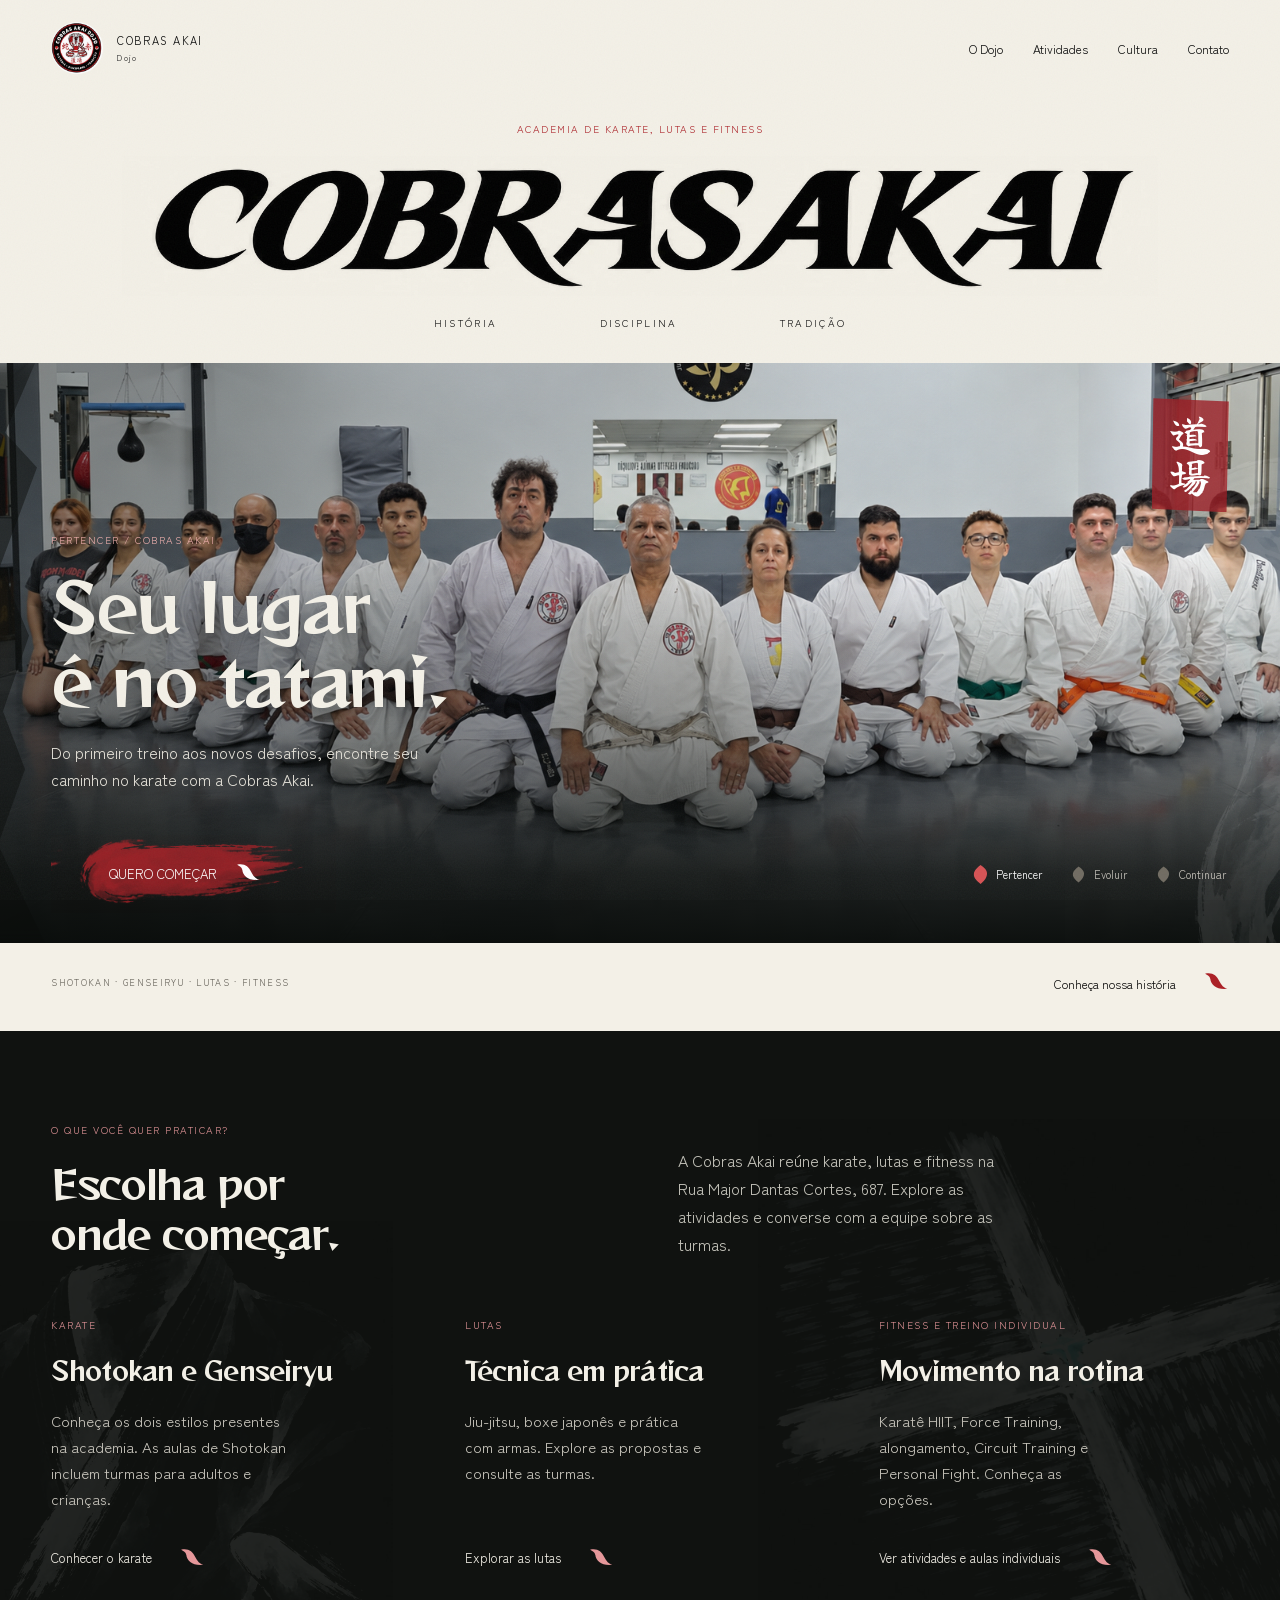
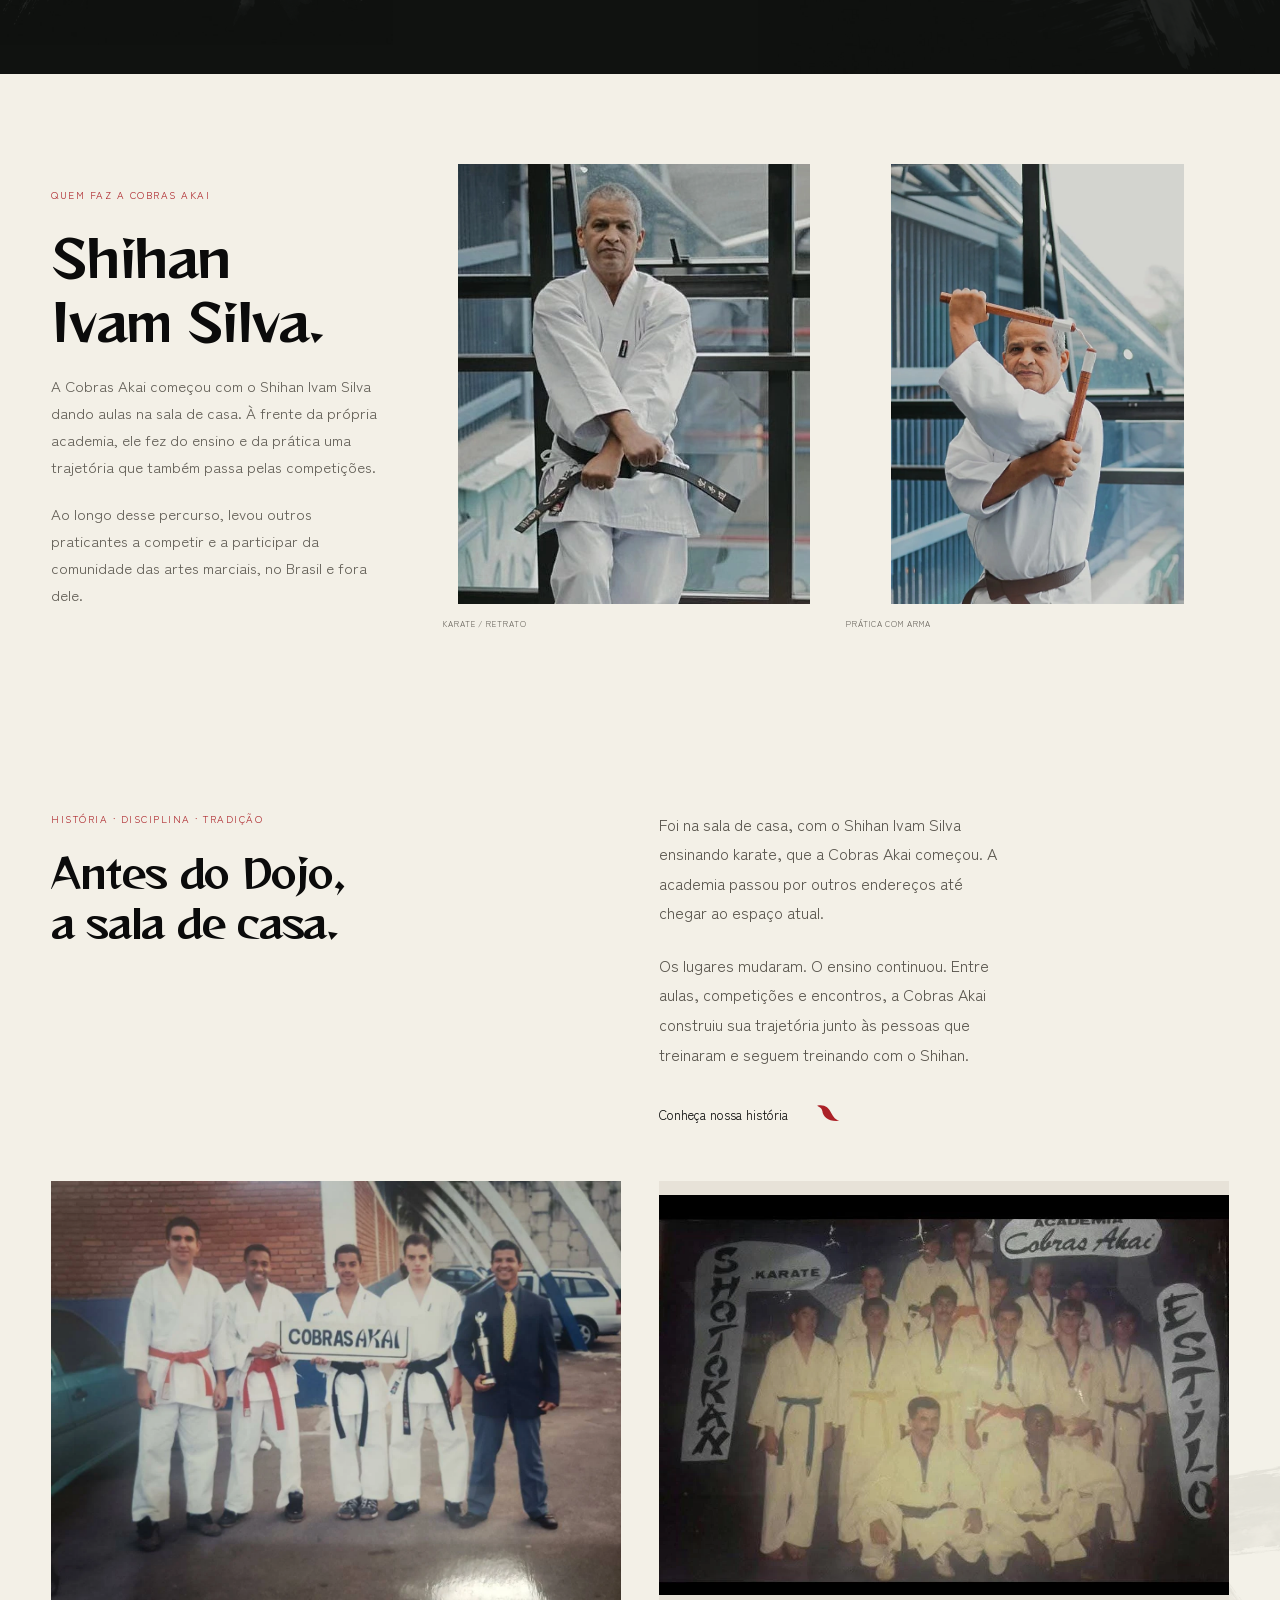
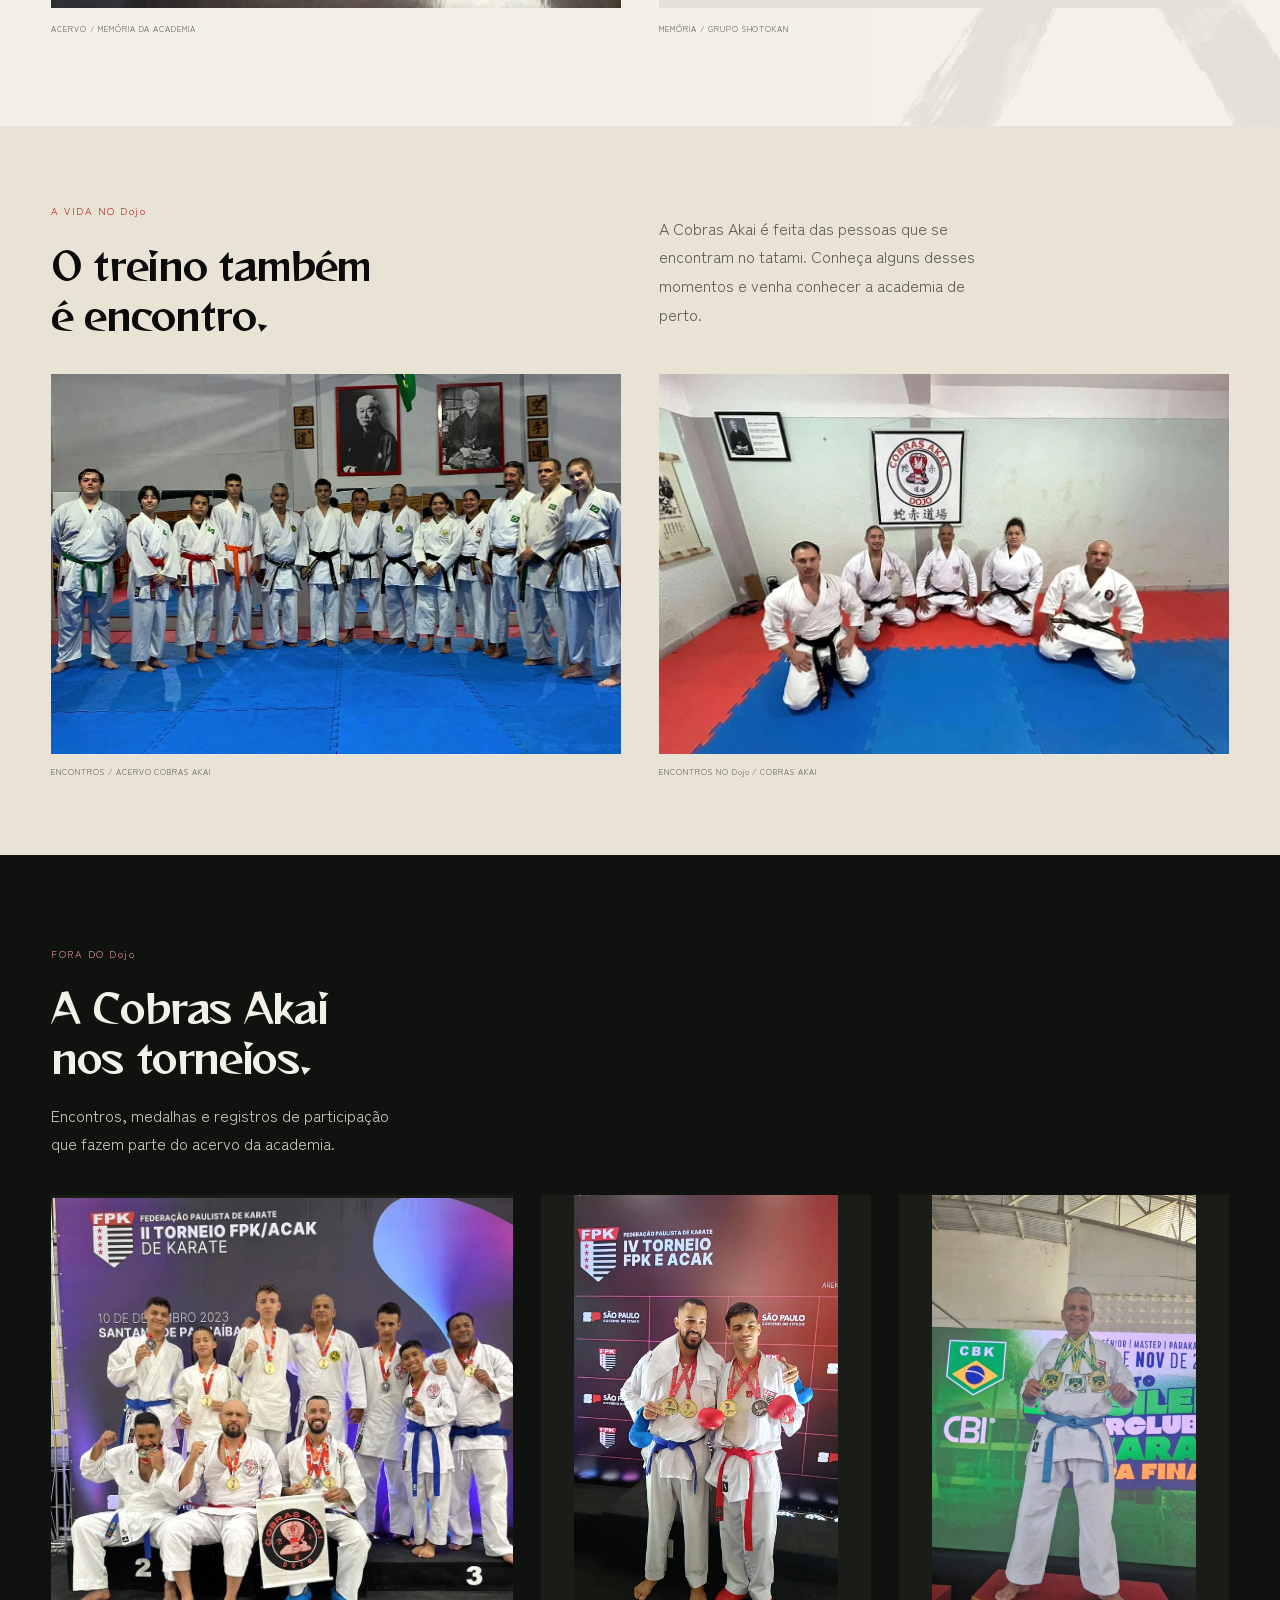
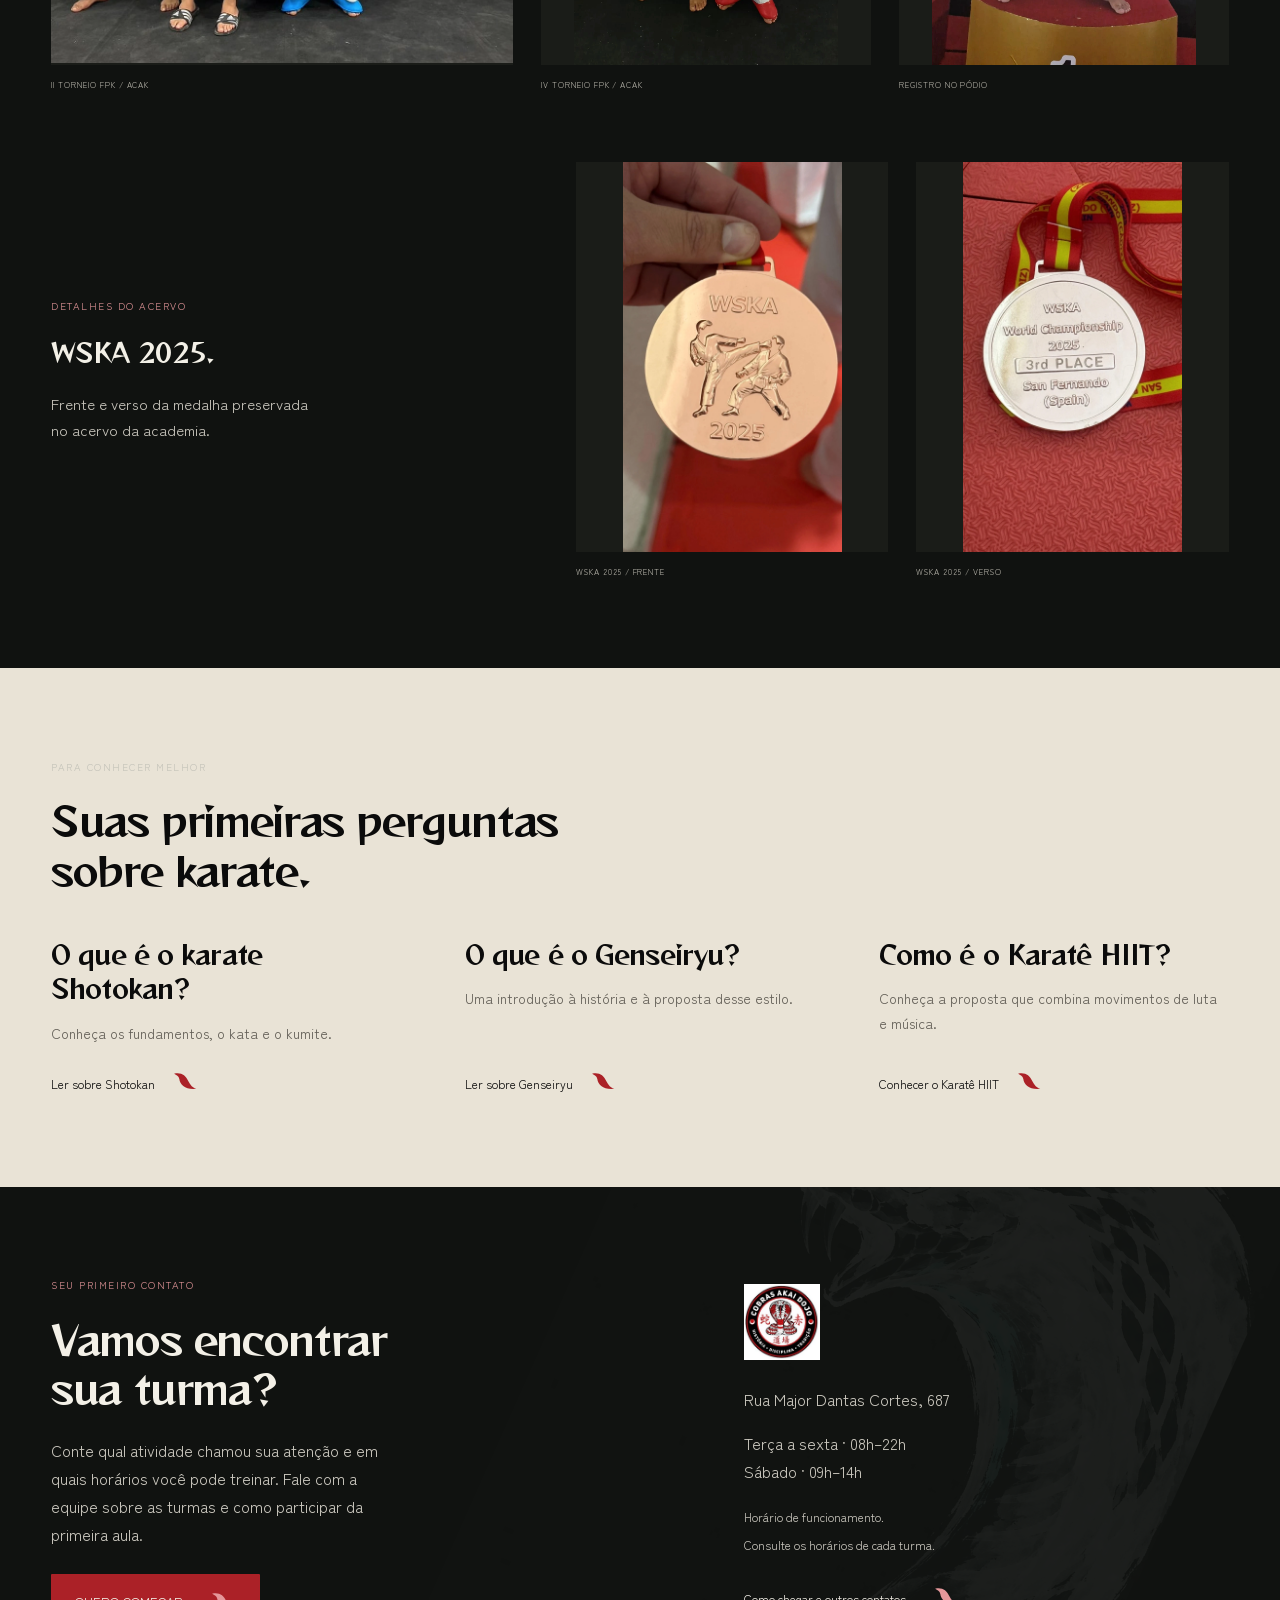
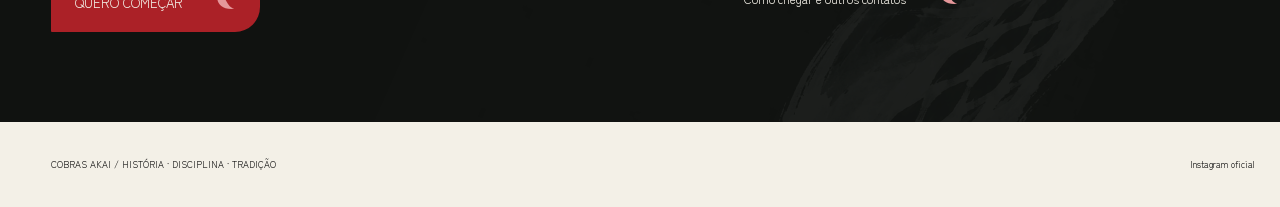
<file: index.html>
<!doctype html><html lang="pt-BR"><head><meta charset="utf-8"><link rel="icon" type="image/png" sizes="64x64" href="assets/favicon-round.png"><link rel="icon" type="image/svg+xml" href="assets/favicon-round.svg"><link rel="apple-touch-icon" href="assets/apple-touch-icon-round.png"><meta name="viewport" content="width=device-width,initial-scale=1"><meta name="robots" content="noindex,nofollow"><title>Cobras Akai | Academia de Karate, Lutas e Fitness</title><link rel="stylesheet" href="versoes/versoes.css"><link rel="stylesheet" href="versoes/pergaminho.css?v=mobile-20261006"></head><body class="pergaminho"><a class="skip" href="#conteudo">Pular para o conteúdo</a><header class="content masthead"><a class="brand" href="index.html"><img src="assets/emblema.png" width="52" height="52" alt="Cobras Akai"><span>COBRAS AKAI<small>Dojo</small></span></a><nav aria-label="Principal"><a href="#historia">O Dojo</a><a href="atividades.html">Atividades</a><a href="blog.html">Cultura</a><a href="contato.html">Contato</a></nav></header><main id="conteudo"><section class="p-opening"><div class="p-opening-title"><p class="tag">ACADEMIA DE KARATE, LUTAS E FITNESS</p><h1 class="signature"><img src="assets/ink/marca-estilizada.webp" alt="Cobras Akai"></h1><div class="p-brand-values"><span>HISTÓRIA</span><span>DISCIPLINA</span><span>TRADIÇÃO</span></div></div><section class="hero-reel" aria-label="Conheça a Cobras Akai" aria-roledescription="carrossel" tabindex="0">
<div class="reel-slides"><article class="reel-slide  reel-recent is-active" role="group" aria-roledescription="slide" aria-label="PERTENCER" ><img class="reel-photo" src="assets/fotos/tratadas/banner-dojo-escolhido.png" alt="Praticantes reunidos no tatami da Cobras Akai" fetchpriority="high"><div class="reel-shade"></div><div class="reel-copy"><p class="tag">PERTENCER / COBRAS AKAI</p><h2>Seu lugar<br>é no tatami.</h2><p>Do primeiro treino aos novos desafios, encontre seu caminho no karate com a Cobras Akai.</p></div></article><article class="reel-slide reel-training reel-recent " role="group" aria-roledescription="slide" aria-label="EVOLUIR" inert aria-hidden="true"><img class="reel-photo" src="assets/fotos/tratadas/banner-karate-reconstruido-v2.png" alt="Turma de karate em posição de treino" loading="lazy"><div class="reel-shade"></div><div class="reel-copy"><p class="tag">EVOLUIR / COBRAS AKAI</p><h2>Treine com<br>propósito.</h2><p>Karate, lutas e fitness para desafiar seu corpo, desenvolver sua técnica e fazer do treino parte da sua vida.</p></div></article><article class="reel-slide  reel-archive " role="group" aria-roledescription="slide" aria-label="CONTINUAR" inert aria-hidden="true"><img class="reel-photo" src="assets/fotos/acervo-placa-cobras-akai.webp" alt="Registro do acervo com a placa Cobras Akai" loading="lazy"><div class="reel-shade"></div><div class="reel-copy"><p class="tag">CONTINUAR / COBRAS AKAI</p><h2>Conheça quem<br>faz o Dojo.</h2><p>Dos registros antigos aos encontros de hoje, conheça as pessoas e os momentos da Cobras Akai.</p></div></article></div>
<div class="reel-edge reel-edge-left" aria-hidden="true"></div><img class="reel-serpent" src="assets/ink/serpente-fragmento-v07.webp" alt="" aria-hidden="true"><span class="reel-seal" lang="ja" aria-hidden="true">道場</span>
<div class="reel-bottom"><div class="p-banner-invite"><div class="p-invite"><span class="p-brush" aria-hidden="true"></span><a class="action p-brush-link" href="https://wa.me/5511998178561?text=Ol%C3%A1!%20Quero%20come%C3%A7ar%20na%20Cobras%20Akai.%20Gostaria%20de%20saber%20sobre%20as%20atividades%2C%20os%20hor%C3%A1rios%20e%20como%20funciona%20a%20primeira%20aula."><span>QUERO COMEÇAR</span><svg viewBox="0 0 48 48" aria-hidden="true"><path fill="currentColor" d="M7 8C19 5 27 11 31 20C35 28 39 32 45 34C27 36 17 27 16 17C15 12 11 10 7 8Z"/></svg></a></div></div><div class="reel-controls" aria-label="Controles dos banners"><div class="reel-choices"><button type="button" data-slide="0" aria-label="Mostrar banner Pertencer" aria-pressed="true"><svg viewBox="0 0 32 38" aria-hidden="true"><path d="M16 2C25 8 30 14 27 22C25 28 20 33 16 36C10 31 4 26 4 19C4 12 10 7 16 2Z" fill="currentColor"/></svg><span>Pertencer</span></button><button type="button" data-slide="1" aria-label="Mostrar banner Evoluir" aria-pressed="false"><svg viewBox="0 0 32 38" aria-hidden="true"><path d="M16 2C25 8 30 14 27 22C25 28 20 33 16 36C10 31 4 26 4 19C4 12 10 7 16 2Z" fill="currentColor"/></svg><span>Evoluir</span></button><button type="button" data-slide="2" aria-label="Mostrar banner Continuar" aria-pressed="false"><svg viewBox="0 0 32 38" aria-hidden="true"><path d="M16 2C25 8 30 14 27 22C25 28 20 33 16 36C10 31 4 26 4 19C4 12 10 7 16 2Z" fill="currentColor"/></svg><span>Continuar</span></button></div></div></div></section><div class="p-opening-foot"><span>SHOTOKAN · GENSEIRYU · LUTAS · FITNESS</span><a class="action " href="#historia"><span>Conheça nossa história</span><svg viewBox="0 0 48 48" aria-hidden="true"><path fill="currentColor" d="M7 8C19 5 27 11 31 20C35 28 39 32 45 34C27 36 17 27 16 17C15 12 11 10 7 8Z"/></svg></a></div></section>
<section class="p-dark p-practices"><div class="p-section-head p-grid"><div><p class="tag">O QUE VOCÊ QUER PRATICAR?</p><h2>Escolha por<br>onde começar.</h2></div><p>A Cobras Akai reúne karate, lutas e fitness na Rua Major Dantas Cortes, 687. Explore as atividades e converse com a equipe sobre as turmas.</p></div><div class="p-practice-content"><img class="ink-art p-gi" src="assets/ink/karategi-nanquim-v02.webp" alt="" aria-hidden="true" loading="lazy"><img class="ink-art p-tatami" src="assets/ink/tatami-nanquim-v02.webp" alt="" aria-hidden="true" loading="lazy"><div class="activities"><article><p class="tag">KARATE</p><h3>Shotokan e Genseiryu</h3><p>Conheça os dois estilos presentes na academia. As aulas de Shotokan incluem turmas para adultos e crianças.</p><a class="action " href="karate.html"><span>Conhecer o karate</span><svg viewBox="0 0 48 48" aria-hidden="true"><path fill="currentColor" d="M7 8C19 5 27 11 31 20C35 28 39 32 45 34C27 36 17 27 16 17C15 12 11 10 7 8Z"/></svg></a></article><article><p class="tag">LUTAS</p><h3>Técnica em prática</h3><p>Jiu-jitsu, boxe japonês e prática com armas. Explore as propostas e consulte as turmas.</p><a class="action " href="atividades.html#boxe"><span>Explorar as lutas</span><svg viewBox="0 0 48 48" aria-hidden="true"><path fill="currentColor" d="M7 8C19 5 27 11 31 20C35 28 39 32 45 34C27 36 17 27 16 17C15 12 11 10 7 8Z"/></svg></a></article><article><p class="tag">FITNESS E TREINO INDIVIDUAL</p><h3>Movimento na rotina</h3><p>Karatê HIIT, Force Training, alongamento, Circuit Training e Personal Fight. Conheça as opções.</p><a class="action " href="atividades.html#hiit"><span>Ver atividades e aulas individuais</span><svg viewBox="0 0 48 48" aria-hidden="true"><path fill="currentColor" d="M7 8C19 5 27 11 31 20C35 28 39 32 45 34C27 36 17 27 16 17C15 12 11 10 7 8Z"/></svg></a></article></div></div></section>
<section class="p-photo-section p-shihan" id="shihan"><div class="p-photo-heading"><p class="tag">QUEM FAZ A COBRAS AKAI</p><h2>Shihan<br>Ivam Silva.</h2><p>A Cobras Akai começou com o Shihan Ivam Silva dando aulas na sala de casa. À frente da própria academia, ele fez do ensino e da prática uma trajetória que também passa pelas competições.</p><p>Ao longo desse percurso, levou outros praticantes a competir e a participar da comunidade das artes marciais, no Brasil e fora dele.</p></div><div class="p-photo-gallery p-portraits"><figure><a href="assets/fotos/tratadas/retrato-karate.webp" class="archive-enlarge" data-caption="Praticante de karategi branco segurando a faixa preta" aria-label="Ampliar: Praticante de karategi branco segurando a faixa preta"><img src="assets/fotos/tratadas/retrato-karate.webp" alt="Praticante de karategi branco segurando a faixa preta" loading="lazy" decoding="async"></a><figcaption>KARATE / RETRATO</figcaption></figure><figure><a href="assets/fotos/tratadas/pratica-arma.webp" class="archive-enlarge" data-caption="Praticante segurando uma arma articulada de madeira" aria-label="Ampliar: Praticante segurando uma arma articulada de madeira"><img src="assets/fotos/tratadas/pratica-arma.webp" alt="Praticante segurando uma arma articulada de madeira" loading="lazy" decoding="async"></a><figcaption>PRÁTICA COM ARMA</figcaption></figure></div></section>
<section class="p-history" id="historia"><div class="p-history-intro"><div><p class="tag">HISTÓRIA · DISCIPLINA · TRADIÇÃO</p><h2>Antes do Dojo,<br>a sala de casa.</h2></div><div class="p-history-copy"><p>Foi na sala de casa, com o Shihan Ivam Silva ensinando karate, que a Cobras Akai começou. A academia passou por outros endereços até chegar ao espaço atual.</p><p>Os lugares mudaram. O ensino continuou. Entre aulas, competições e encontros, a Cobras Akai construiu sua trajetória junto às pessoas que treinaram e seguem treinando com o Shihan.</p><a class="action " href="dojo.html#historia"><span>Conheça nossa história</span><svg viewBox="0 0 48 48" aria-hidden="true"><path fill="currentColor" d="M7 8C19 5 27 11 31 20C35 28 39 32 45 34C27 36 17 27 16 17C15 12 11 10 7 8Z"/></svg></a></div></div><div class="p-photo-gallery p-history-album"><figure><a href="assets/fotos/acervo-placa-cobras-akai.webp" class="archive-enlarge" data-caption="Fotografia antiga de grupo com placa Cobras Akai" aria-label="Ampliar: Fotografia antiga de grupo com placa Cobras Akai"><img src="assets/fotos/acervo-placa-cobras-akai.webp" alt="Fotografia antiga de grupo com placa Cobras Akai" loading="lazy" decoding="async"></a><figcaption>ACERVO / MEMÓRIA DA ACADEMIA</figcaption></figure><figure><a href="assets/fotos/acervo-grupo-shotokan.webp" class="archive-enlarge" data-caption="Fotografia antiga de grupo com medalhas e identificação Academia Cobras Akai" aria-label="Ampliar: Fotografia antiga de grupo com medalhas e identificação Academia Cobras Akai"><img src="assets/fotos/acervo-grupo-shotokan.webp" alt="Fotografia antiga de grupo com medalhas e identificação Academia Cobras Akai" loading="lazy" decoding="async"></a><figcaption>MEMÓRIA / GRUPO SHOTOKAN</figcaption></figure></div><img class="ink-art p-belt" src="assets/ink/faixa-nanquim-v02.webp" alt="" aria-hidden="true" loading="lazy"></section>
<section class="p-photo-section p-together" id="vida-no-dojo"><div class="p-together-intro"><div><p class="tag">A VIDA NO Dojo</p><h2>O treino também<br>é encontro.</h2></div><p>A Cobras Akai é feita das pessoas que se encontram no tatami. Conheça alguns desses momentos e venha conhecer a academia de perto.</p></div><div class="p-photo-gallery p-dojo-pair"><figure><a href="assets/fotos/tratadas/grupo-tatami.webp" class="archive-enlarge" data-caption="Turma reunida em pé no tatami azul" aria-label="Ampliar: Turma reunida em pé no tatami azul"><img src="assets/fotos/tratadas/grupo-tatami.webp" alt="Turma reunida em pé no tatami azul" loading="lazy" decoding="async"></a><figcaption>ENCONTROS / ACERVO COBRAS AKAI</figcaption></figure><figure><a href="assets/fotos/tratadas/encontro-faixas.webp" class="archive-enlarge" data-caption="Grupo de praticantes no Dojo Cobras Akai" aria-label="Ampliar: Grupo de praticantes no Dojo Cobras Akai"><img src="assets/fotos/tratadas/encontro-faixas.webp" alt="Grupo de praticantes no Dojo Cobras Akai" loading="lazy" decoding="async"></a><figcaption>ENCONTROS NO Dojo / COBRAS AKAI</figcaption></figure></div></section>
<section class="p-dark p-photo-section"><div class="p-photo-heading"><p class="tag">FORA DO Dojo</p><h2>A Cobras Akai<br>nos torneios.</h2><p>Encontros, medalhas e registros de participação que fazem parte do acervo da academia.</p></div><div class="p-photo-gallery p-competitions"><figure><a href="assets/fotos/tratadas/registro-torneio.webp" class="archive-enlarge" data-caption="Grupo com medalhas e bandeira Cobras Akai no II Torneio FPK e ACAK" aria-label="Ampliar: Grupo com medalhas e bandeira Cobras Akai no II Torneio FPK e ACAK"><img src="assets/fotos/tratadas/registro-torneio.webp" alt="Grupo com medalhas e bandeira Cobras Akai no II Torneio FPK e ACAK" loading="lazy" decoding="async"></a><figcaption>II TORNEIO FPK / ACAK</figcaption></figure><figure><a href="assets/fotos/tratadas/dupla-torneio.webp" class="archive-enlarge" data-caption="Dois praticantes com medalhas no IV Torneio FPK e ACAK" aria-label="Ampliar: Dois praticantes com medalhas no IV Torneio FPK e ACAK"><img src="assets/fotos/tratadas/dupla-torneio.webp" alt="Dois praticantes com medalhas no IV Torneio FPK e ACAK" loading="lazy" decoding="async"></a><figcaption>IV TORNEIO FPK / ACAK</figcaption></figure><figure><a href="assets/fotos/tratadas/registro-podio.webp" class="archive-enlarge" data-caption="Praticante com medalhas em um pódio diante do painel CBK" aria-label="Ampliar: Praticante com medalhas em um pódio diante do painel CBK"><img src="assets/fotos/tratadas/registro-podio.webp" alt="Praticante com medalhas em um pódio diante do painel CBK" loading="lazy" decoding="async"></a><figcaption>REGISTRO NO PÓDIO</figcaption></figure></div><div class="p-medal-story"><div><p class="tag">DETALHES DO ACERVO</p><h3>WSKA 2025.</h3><p>Frente e verso da medalha preservada no acervo da academia.</p></div><div class="p-photo-gallery p-medals"><figure><a href="assets/fotos/tratadas/medalha-frente.webp" class="archive-enlarge" data-caption="Frente de medalha com inscrição WSKA 2025" aria-label="Ampliar: Frente de medalha com inscrição WSKA 2025"><img src="assets/fotos/tratadas/medalha-frente.webp" alt="Frente de medalha com inscrição WSKA 2025" loading="lazy" decoding="async"></a><figcaption>WSKA 2025 / FRENTE</figcaption></figure><figure><a href="assets/fotos/tratadas/medalha-verso.webp" class="archive-enlarge" data-caption="Verso de medalha com inscrição WSKA World Championship 2025, 3rd Place, San Fernando, Spain" aria-label="Ampliar: Verso de medalha com inscrição WSKA World Championship 2025, 3rd Place, San Fernando, Spain"><img src="assets/fotos/tratadas/medalha-verso.webp" alt="Verso de medalha com inscrição WSKA World Championship 2025, 3rd Place, San Fernando, Spain" loading="lazy" decoding="async"></a><figcaption>WSKA 2025 / VERSO</figcaption></figure></div></div></section>
<section class="p-journal"><div class="p-section-head"><p class="tag">PARA CONHECER MELHOR</p><h2>Suas primeiras perguntas<br>sobre karate.</h2></div><div class="readings"><a href="artigo-shotokan.html"><h3>O que é o karate Shotokan?</h3><p>Conheça os fundamentos, o kata e o kumite.</p><span>Ler sobre Shotokan <svg viewBox="0 0 48 48" aria-hidden="true"><path fill="currentColor" d="M7 8C19 5 27 11 31 20C35 28 39 32 45 34C27 36 17 27 16 17C15 12 11 10 7 8Z"/></svg></span></a><a href="artigo-genseiryu.html"><h3>O que é o Genseiryu?</h3><p>Uma introdução à história e à proposta desse estilo.</p><span>Ler sobre Genseiryu <svg viewBox="0 0 48 48" aria-hidden="true"><path fill="currentColor" d="M7 8C19 5 27 11 31 20C35 28 39 32 45 34C27 36 17 27 16 17C15 12 11 10 7 8Z"/></svg></span></a><a href="artigo-karate-hiit.html"><h3>Como é o Karatê HIIT?</h3><p>Conheça a proposta que combina movimentos de luta e música.</p><span>Conhecer o Karatê HIIT <svg viewBox="0 0 48 48" aria-hidden="true"><path fill="currentColor" d="M7 8C19 5 27 11 31 20C35 28 39 32 45 34C27 36 17 27 16 17C15 12 11 10 7 8Z"/></svg></span></a></div></section>
<section class="p-dark p-visit p-grid"><img class="ink-art p-visit-scales" src="assets/ink/serpente-fragmento-v07.webp" alt="" aria-hidden="true" loading="lazy"><div><p class="tag">SEU PRIMEIRO CONTATO</p><h2>Vamos encontrar<br>sua turma?</h2><p>Conte qual atividade chamou sua atenção e em quais horários você pode treinar. Fale com a equipe sobre as turmas e como participar da primeira aula.</p><a class="action strong" href="https://wa.me/5511998178561?text=Ol%C3%A1!%20Quero%20come%C3%A7ar%20na%20Cobras%20Akai.%20Gostaria%20de%20saber%20sobre%20as%20atividades%2C%20os%20hor%C3%A1rios%20e%20como%20funciona%20a%20primeira%20aula."><span>QUERO COMEÇAR</span><svg viewBox="0 0 48 48" aria-hidden="true"><path fill="currentColor" d="M7 8C19 5 27 11 31 20C35 28 39 32 45 34C27 36 17 27 16 17C15 12 11 10 7 8Z"/></svg></a></div><div class="p-address"><img src="assets/emblema.png" alt="Cobras Akai" width="76" height="76"><p>Rua Major Dantas Cortes, 687</p><p>Terça a sexta · 08h–22h<br>Sábado · 09h–14h</p><small>Horário de funcionamento.<br>Consulte os horários de cada turma.</small><a class="action " href="contato.html"><span>Como chegar e outros contatos</span><svg viewBox="0 0 48 48" aria-hidden="true"><path fill="currentColor" d="M7 8C19 5 27 11 31 20C35 28 39 32 45 34C27 36 17 27 16 17C15 12 11 10 7 8Z"/></svg></a></div></section><dialog class="p-lightbox" aria-label="Fotografia ampliada"><button type="button" class="p-photo-close">Fechar fotografia</button><img alt=""><p></p></dialog></main><footer class="content"><span>COBRAS AKAI / HISTÓRIA · DISCIPLINA · TRADIÇÃO</span><a href="https://www.instagram.com/cobrasakaioficial/">Instagram oficial</a></footer><script src="versoes/pergaminho.js" defer></script></body></html>
</file>
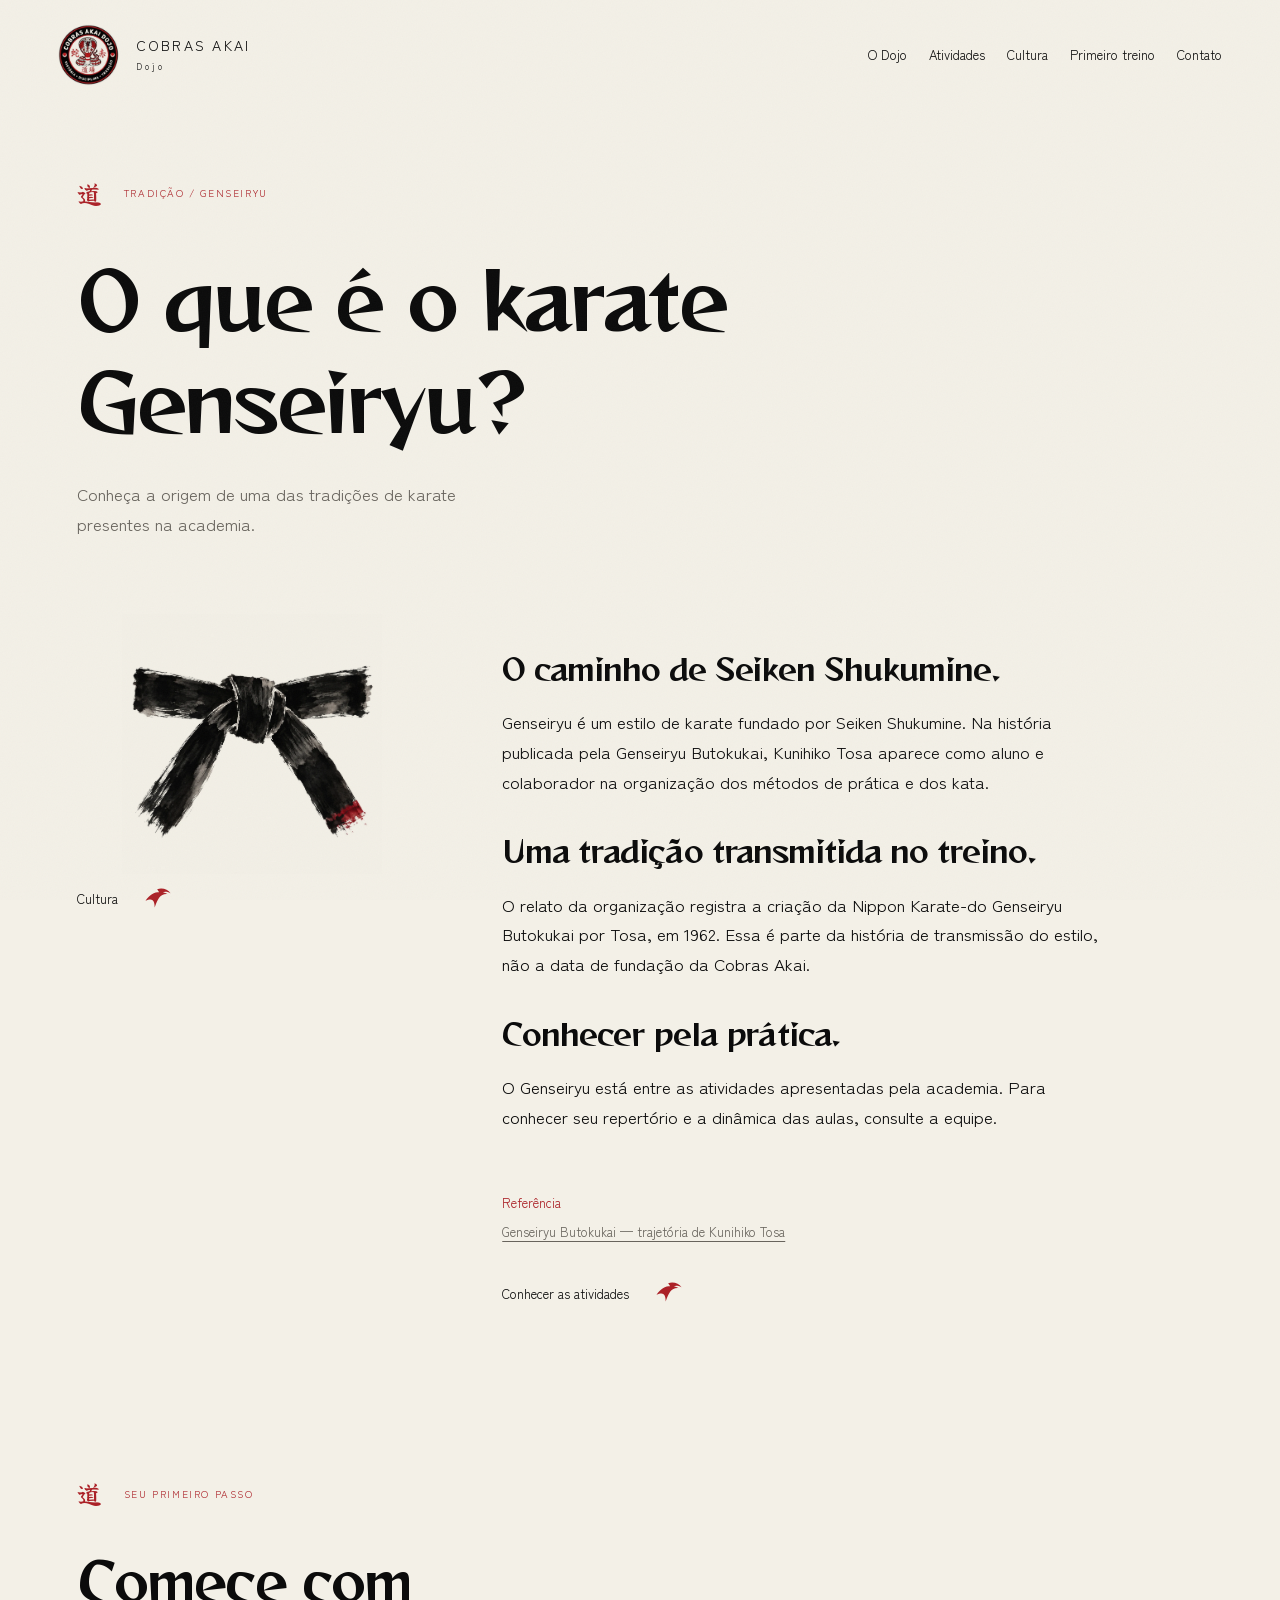
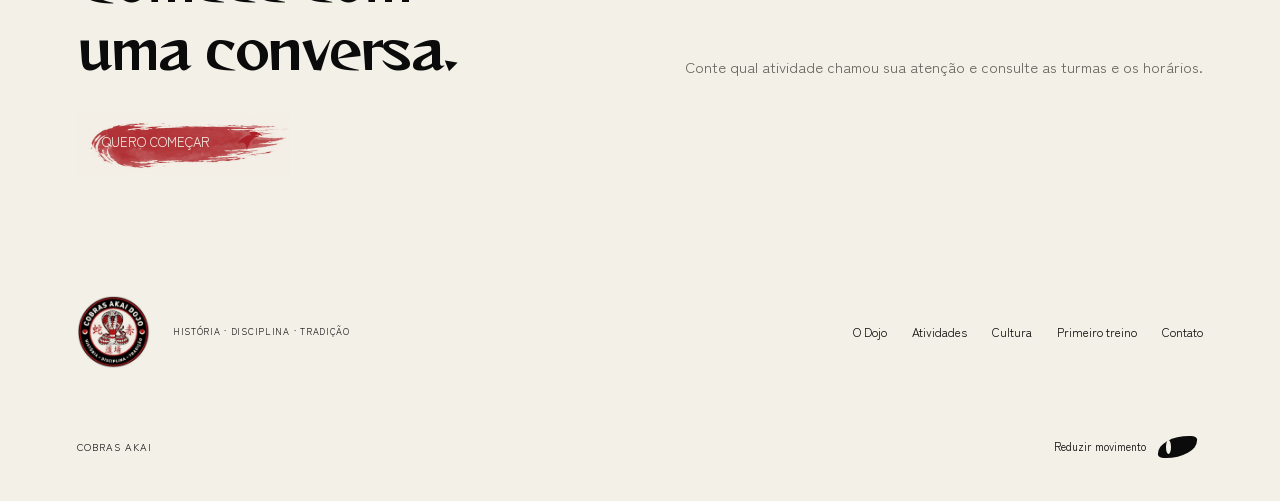
<file: artigo-genseiryu.html>
<!doctype html><html lang="pt-BR"><head><meta charset="utf-8"><meta name="viewport" content="width=device-width,initial-scale=1"><meta name="theme-color" content="#f3f0e7"><meta name="description" content="Conheça a origem de uma das tradições de karate presentes na academia."><meta name="robots" content="noindex,nofollow"><title>O que é o karate Genseiryu? — Cobras Akai</title><link rel="icon" type="image/png" sizes="64x64" href="assets/favicon-round.png"><link rel="icon" type="image/svg+xml" href="assets/favicon-round.svg"><link rel="stylesheet" href="site.css?v=mobile-20261006"><script src="site.js" defer></script></head><body class=""><a class="skip" href="#conteudo">Pular para o conteúdo</a><header class="site-header"><a class="site-brand" href="index.html" aria-label="Cobras Akai, início"><img src="assets/emblema.png" width="62" height="62" alt=""><span>COBRAS AKAI<small>Dojo</small></span></a><nav aria-label="Principal"><a href="dojo.html">O Dojo</a><a href="atividades.html">Atividades</a><a href="blog.html">Cultura</a><a href="primeiro-treino.html">Primeiro treino</a><a href="contato.html">Contato</a></nav><button class="menu-toggle" aria-controls="mobile-menu" aria-expanded="false">Menu <svg class="signal" viewBox="0 0 36 36" aria-hidden="true"><path fill="currentColor" d="M5 6C14 7 16 14 15 29C11 19 10 12 5 6ZM31 6C22 7 20 14 21 29C25 19 26 12 31 6Z"/></svg></button></header><main id="conteudo"><section class="page-head wrap"><p class="section-label"><span>道</span>TRADIÇÃO / GENSEIRYU</p><h1>O que é o karate Genseiryu?</h1><p>Conheça a origem de uma das tradições de karate presentes na academia.</p></section><div class="reading-layout wrap"><aside><div class="reading-art" style="background-image:url('assets/ink/faixa-nanquim-v02.webp')" aria-hidden="true"></div><a class="text-link" href="blog.html"><span>Cultura</span><svg class="signal" viewBox="0 0 36 36" aria-hidden="true"><path fill="currentColor" d="M3 19C10 8 20 6 30 11C21 10 18 16 14 27C14 18 11 15 3 19ZM17 5C23 3 30 5 33 10C27 7 24 8 21 11Z"/></svg></a></aside><article class="reading-body"><h2>O caminho de Seiken Shukumine.</h2><p>Genseiryu é um estilo de karate fundado por Seiken Shukumine. Na história publicada pela Genseiryu Butokukai, Kunihiko Tosa aparece como aluno e colaborador na organização dos métodos de prática e dos kata.</p><h2>Uma tradição transmitida no treino.</h2><p>O relato da organização registra a criação da Nippon Karate-do Genseiryu Butokukai por Tosa, em 1962. Essa é parte da história de transmissão do estilo, não a data de fundação da Cobras Akai.</p><h2>Conhecer pela prática.</h2><p>O Genseiryu está entre as atividades apresentadas pela academia. Para conhecer seu repertório e a dinâmica das aulas, consulte a equipe.</p><div class="article-source"><p>Referência</p><a href="https://www.genseiryu.jp/eng/e-karatedo/e-karatedo1-3.html">Genseiryu Butokukai — trajetória de Kunihiko Tosa</a></div><a class="text-link" href="atividades.html"><span>Conhecer as atividades</span><svg class="signal" viewBox="0 0 36 36" aria-hidden="true"><path fill="currentColor" d="M3 19C10 8 20 6 30 11C21 10 18 16 14 27C14 18 11 15 3 19ZM17 5C23 3 30 5 33 10C27 7 24 8 21 11Z"/></svg></a></article></div><section class="contact-band wrap"><p class="section-label"><span>道</span>SEU PRIMEIRO PASSO</p><div><h2>Comece com<br>uma conversa.</h2><p>Conte qual atividade chamou sua atenção e consulte as turmas e os horários.</p></div><a class="brush-button" href="https://wa.me/5511998178561?text=Ol%C3%A1!%20Quero%20come%C3%A7ar%20na%20Cobras%20Akai.%20Gostaria%20de%20saber%20sobre%20as%20atividades%2C%20os%20hor%C3%A1rios%20e%20como%20funciona%20a%20primeira%20aula."><span>QUERO COMEÇAR</span><svg class="signal" viewBox="0 0 36 36" aria-hidden="true"><path fill="currentColor" d="M3 19C10 8 20 6 30 11C21 10 18 16 14 27C14 18 11 15 3 19ZM17 5C23 3 30 5 33 10C27 7 24 8 21 11Z"/></svg></a></section></main><footer class="wrap site-footer"><div><img class="footer-emblem" src="assets/emblema.png" alt="Emblema Cobras Akai" width="74" height="74"><p>HISTÓRIA · DISCIPLINA · TRADIÇÃO</p></div><nav aria-label="Rodapé"><a href="dojo.html">O Dojo</a><a href="atividades.html">Atividades</a><a href="blog.html">Cultura</a><a href="primeiro-treino.html">Primeiro treino</a><a href="contato.html">Contato</a></nav><div class="footer-bottom"><span>COBRAS AKAI</span><button id="motion-toggle" aria-pressed="false">Reduzir movimento <i class="motion-switch" aria-hidden="true"></i></button></div></footer><dialog id="mobile-menu" aria-label="Menu principal"><div class="menu-head"><span>COBRAS AKAI</span><button id="menu-close">Fechar <svg class="signal" viewBox="0 0 36 36" aria-hidden="true"><path fill="currentColor" d="M5 6C14 7 16 14 15 29C11 19 10 12 5 6ZM31 6C22 7 20 14 21 29C25 19 26 12 31 6Z"/></svg></button></div><nav><a href="dojo.html">O Dojo</a><a href="atividades.html">Atividades</a><a href="blog.html">Cultura</a><a href="primeiro-treino.html">Primeiro treino</a><a href="contato.html">Contato</a></nav><span class="large-kanji" lang="ja">道場</span></dialog><dialog id="photo-dialog" aria-label="Fotografia ampliada"><button id="photo-close">Fechar <svg class="signal" viewBox="0 0 36 36" aria-hidden="true"><path fill="currentColor" d="M5 6C14 7 16 14 15 29C11 19 10 12 5 6ZM31 6C22 7 20 14 21 29C25 19 26 12 31 6Z"/></svg></button><img id="photo-large" alt=""><p id="photo-caption"></p></dialog></body></html>
</file>
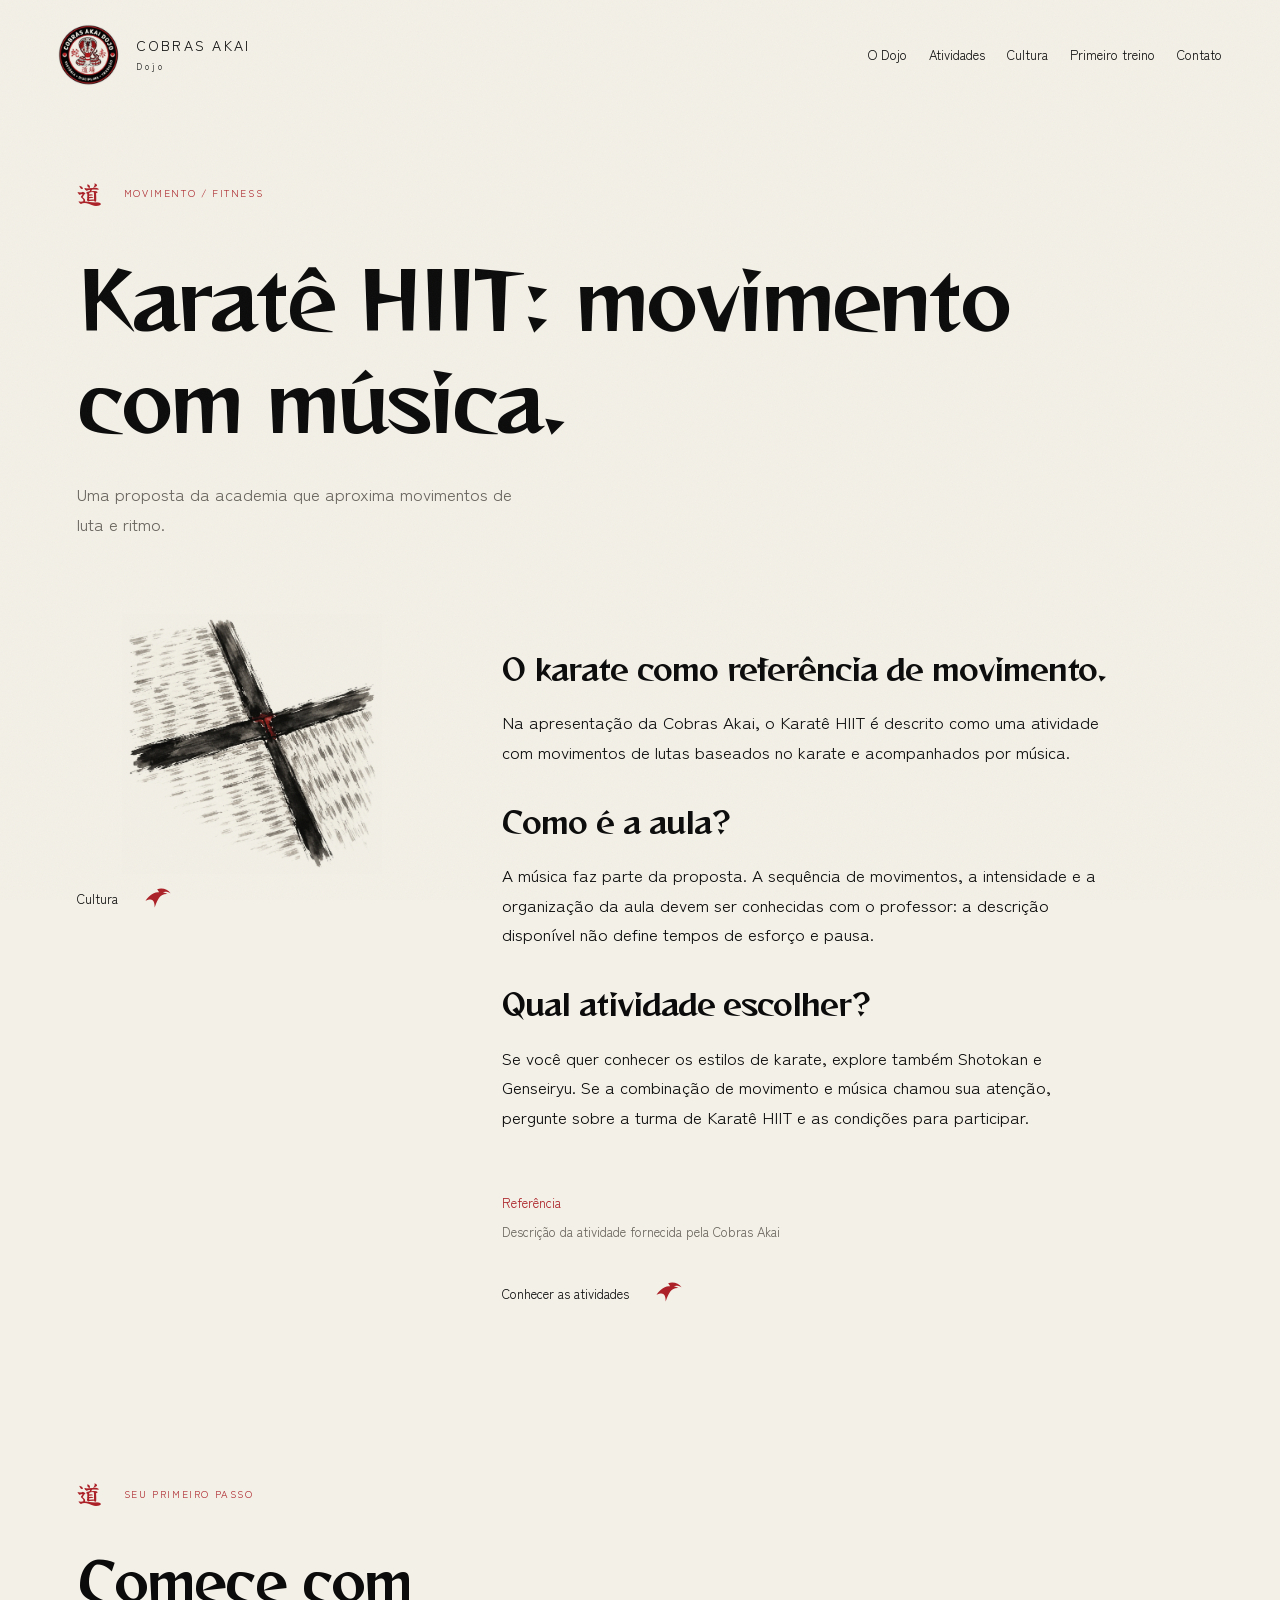
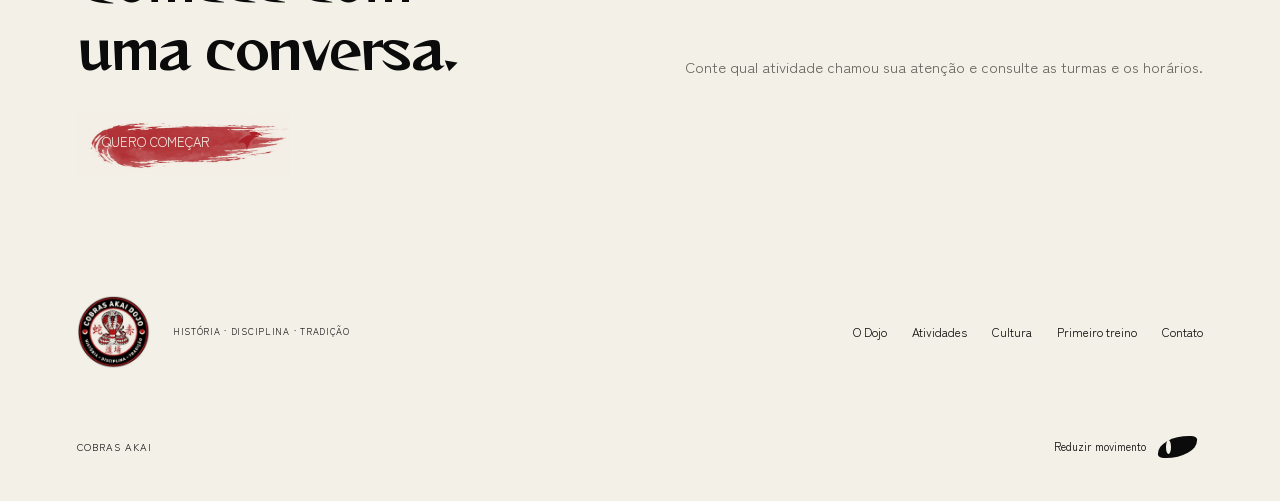
<file: artigo-karate-hiit.html>
<!doctype html><html lang="pt-BR"><head><meta charset="utf-8"><meta name="viewport" content="width=device-width,initial-scale=1"><meta name="theme-color" content="#f3f0e7"><meta name="description" content="Uma proposta da academia que aproxima movimentos de luta e ritmo."><meta name="robots" content="noindex,nofollow"><title>Karatê HIIT: movimento com música. — Cobras Akai</title><link rel="icon" type="image/png" sizes="64x64" href="assets/favicon-round.png"><link rel="icon" type="image/svg+xml" href="assets/favicon-round.svg"><link rel="stylesheet" href="site.css?v=mobile-20261006"><script src="site.js" defer></script></head><body class=""><a class="skip" href="#conteudo">Pular para o conteúdo</a><header class="site-header"><a class="site-brand" href="index.html" aria-label="Cobras Akai, início"><img src="assets/emblema.png" width="62" height="62" alt=""><span>COBRAS AKAI<small>Dojo</small></span></a><nav aria-label="Principal"><a href="dojo.html">O Dojo</a><a href="atividades.html">Atividades</a><a href="blog.html">Cultura</a><a href="primeiro-treino.html">Primeiro treino</a><a href="contato.html">Contato</a></nav><button class="menu-toggle" aria-controls="mobile-menu" aria-expanded="false">Menu <svg class="signal" viewBox="0 0 36 36" aria-hidden="true"><path fill="currentColor" d="M5 6C14 7 16 14 15 29C11 19 10 12 5 6ZM31 6C22 7 20 14 21 29C25 19 26 12 31 6Z"/></svg></button></header><main id="conteudo"><section class="page-head wrap"><p class="section-label"><span>道</span>MOVIMENTO / FITNESS</p><h1>Karatê HIIT: movimento com música.</h1><p>Uma proposta da academia que aproxima movimentos de luta e ritmo.</p></section><div class="reading-layout wrap"><aside><div class="reading-art" style="background-image:url('assets/ink/tatami-nanquim-v02.webp')" aria-hidden="true"></div><a class="text-link" href="blog.html"><span>Cultura</span><svg class="signal" viewBox="0 0 36 36" aria-hidden="true"><path fill="currentColor" d="M3 19C10 8 20 6 30 11C21 10 18 16 14 27C14 18 11 15 3 19ZM17 5C23 3 30 5 33 10C27 7 24 8 21 11Z"/></svg></a></aside><article class="reading-body"><h2>O karate como referência de movimento.</h2><p>Na apresentação da Cobras Akai, o Karatê HIIT é descrito como uma atividade com movimentos de lutas baseados no karate e acompanhados por música.</p><h2>Como é a aula?</h2><p>A música faz parte da proposta. A sequência de movimentos, a intensidade e a organização da aula devem ser conhecidas com o professor: a descrição disponível não define tempos de esforço e pausa.</p><h2>Qual atividade escolher?</h2><p>Se você quer conhecer os estilos de karate, explore também Shotokan e Genseiryu. Se a combinação de movimento e música chamou sua atenção, pergunte sobre a turma de Karatê HIIT e as condições para participar.</p><div class="article-source"><p>Referência</p>Descrição da atividade fornecida pela Cobras Akai</div><a class="text-link" href="atividades.html"><span>Conhecer as atividades</span><svg class="signal" viewBox="0 0 36 36" aria-hidden="true"><path fill="currentColor" d="M3 19C10 8 20 6 30 11C21 10 18 16 14 27C14 18 11 15 3 19ZM17 5C23 3 30 5 33 10C27 7 24 8 21 11Z"/></svg></a></article></div><section class="contact-band wrap"><p class="section-label"><span>道</span>SEU PRIMEIRO PASSO</p><div><h2>Comece com<br>uma conversa.</h2><p>Conte qual atividade chamou sua atenção e consulte as turmas e os horários.</p></div><a class="brush-button" href="https://wa.me/5511998178561?text=Ol%C3%A1!%20Quero%20come%C3%A7ar%20na%20Cobras%20Akai.%20Gostaria%20de%20saber%20sobre%20as%20atividades%2C%20os%20hor%C3%A1rios%20e%20como%20funciona%20a%20primeira%20aula."><span>QUERO COMEÇAR</span><svg class="signal" viewBox="0 0 36 36" aria-hidden="true"><path fill="currentColor" d="M3 19C10 8 20 6 30 11C21 10 18 16 14 27C14 18 11 15 3 19ZM17 5C23 3 30 5 33 10C27 7 24 8 21 11Z"/></svg></a></section></main><footer class="wrap site-footer"><div><img class="footer-emblem" src="assets/emblema.png" alt="Emblema Cobras Akai" width="74" height="74"><p>HISTÓRIA · DISCIPLINA · TRADIÇÃO</p></div><nav aria-label="Rodapé"><a href="dojo.html">O Dojo</a><a href="atividades.html">Atividades</a><a href="blog.html">Cultura</a><a href="primeiro-treino.html">Primeiro treino</a><a href="contato.html">Contato</a></nav><div class="footer-bottom"><span>COBRAS AKAI</span><button id="motion-toggle" aria-pressed="false">Reduzir movimento <i class="motion-switch" aria-hidden="true"></i></button></div></footer><dialog id="mobile-menu" aria-label="Menu principal"><div class="menu-head"><span>COBRAS AKAI</span><button id="menu-close">Fechar <svg class="signal" viewBox="0 0 36 36" aria-hidden="true"><path fill="currentColor" d="M5 6C14 7 16 14 15 29C11 19 10 12 5 6ZM31 6C22 7 20 14 21 29C25 19 26 12 31 6Z"/></svg></button></div><nav><a href="dojo.html">O Dojo</a><a href="atividades.html">Atividades</a><a href="blog.html">Cultura</a><a href="primeiro-treino.html">Primeiro treino</a><a href="contato.html">Contato</a></nav><span class="large-kanji" lang="ja">道場</span></dialog><dialog id="photo-dialog" aria-label="Fotografia ampliada"><button id="photo-close">Fechar <svg class="signal" viewBox="0 0 36 36" aria-hidden="true"><path fill="currentColor" d="M5 6C14 7 16 14 15 29C11 19 10 12 5 6ZM31 6C22 7 20 14 21 29C25 19 26 12 31 6Z"/></svg></button><img id="photo-large" alt=""><p id="photo-caption"></p></dialog></body></html>
</file>
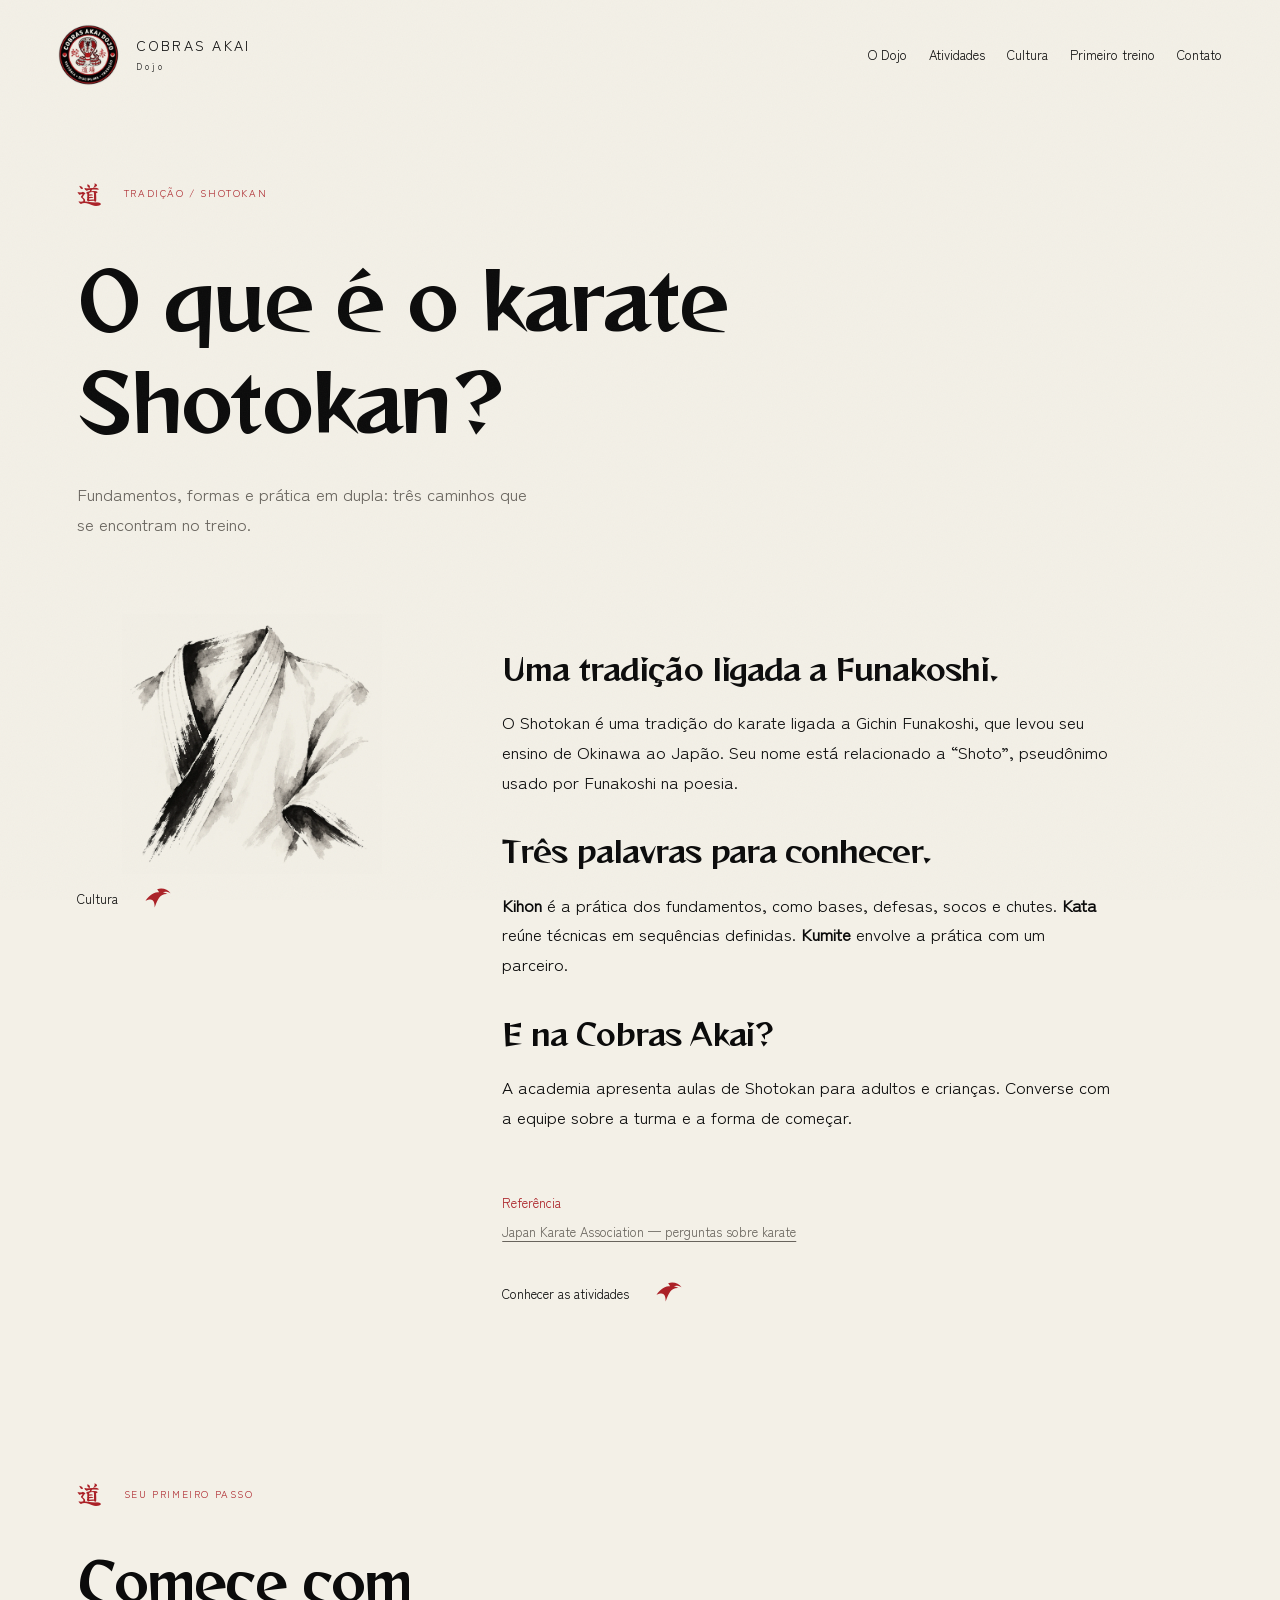
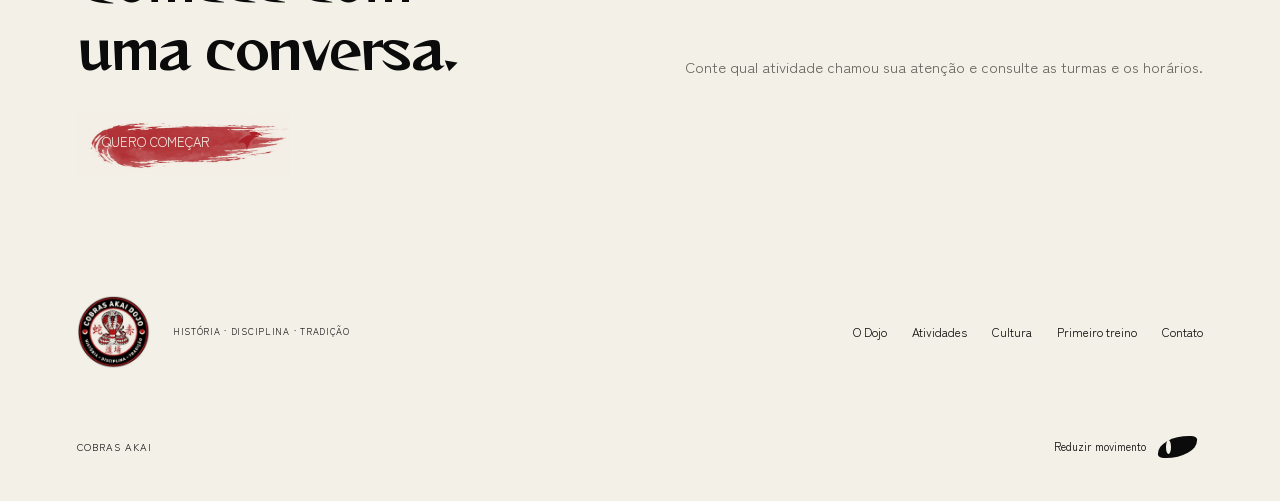
<file: artigo-shotokan.html>
<!doctype html><html lang="pt-BR"><head><meta charset="utf-8"><meta name="viewport" content="width=device-width,initial-scale=1"><meta name="theme-color" content="#f3f0e7"><meta name="description" content="Fundamentos, formas e prática em dupla: três caminhos que se encontram no treino."><meta name="robots" content="noindex,nofollow"><title>O que é o karate Shotokan? — Cobras Akai</title><link rel="icon" type="image/png" sizes="64x64" href="assets/favicon-round.png"><link rel="icon" type="image/svg+xml" href="assets/favicon-round.svg"><link rel="stylesheet" href="site.css?v=mobile-20261006"><script src="site.js" defer></script></head><body class=""><a class="skip" href="#conteudo">Pular para o conteúdo</a><header class="site-header"><a class="site-brand" href="index.html" aria-label="Cobras Akai, início"><img src="assets/emblema.png" width="62" height="62" alt=""><span>COBRAS AKAI<small>Dojo</small></span></a><nav aria-label="Principal"><a href="dojo.html">O Dojo</a><a href="atividades.html">Atividades</a><a href="blog.html">Cultura</a><a href="primeiro-treino.html">Primeiro treino</a><a href="contato.html">Contato</a></nav><button class="menu-toggle" aria-controls="mobile-menu" aria-expanded="false">Menu <svg class="signal" viewBox="0 0 36 36" aria-hidden="true"><path fill="currentColor" d="M5 6C14 7 16 14 15 29C11 19 10 12 5 6ZM31 6C22 7 20 14 21 29C25 19 26 12 31 6Z"/></svg></button></header><main id="conteudo"><section class="page-head wrap"><p class="section-label"><span>道</span>TRADIÇÃO / SHOTOKAN</p><h1>O que é o karate Shotokan?</h1><p>Fundamentos, formas e prática em dupla: três caminhos que se encontram no treino.</p></section><div class="reading-layout wrap"><aside><div class="reading-art" style="background-image:url('assets/ink/karategi-nanquim-v02.webp')" aria-hidden="true"></div><a class="text-link" href="blog.html"><span>Cultura</span><svg class="signal" viewBox="0 0 36 36" aria-hidden="true"><path fill="currentColor" d="M3 19C10 8 20 6 30 11C21 10 18 16 14 27C14 18 11 15 3 19ZM17 5C23 3 30 5 33 10C27 7 24 8 21 11Z"/></svg></a></aside><article class="reading-body"><h2>Uma tradição ligada a Funakoshi.</h2><p>O Shotokan é uma tradição do karate ligada a Gichin Funakoshi, que levou seu ensino de Okinawa ao Japão. Seu nome está relacionado a “Shoto”, pseudônimo usado por Funakoshi na poesia.</p><h2>Três palavras para conhecer.</h2><p><strong>Kihon</strong> é a prática dos fundamentos, como bases, defesas, socos e chutes. <strong>Kata</strong> reúne técnicas em sequências definidas. <strong>Kumite</strong> envolve a prática com um parceiro.</p><h2>E na Cobras Akai?</h2><p>A academia apresenta aulas de Shotokan para adultos e crianças. Converse com a equipe sobre a turma e a forma de começar.</p><div class="article-source"><p>Referência</p><a href="https://www.jka.or.jp/en/faq-en/">Japan Karate Association — perguntas sobre karate</a></div><a class="text-link" href="atividades.html"><span>Conhecer as atividades</span><svg class="signal" viewBox="0 0 36 36" aria-hidden="true"><path fill="currentColor" d="M3 19C10 8 20 6 30 11C21 10 18 16 14 27C14 18 11 15 3 19ZM17 5C23 3 30 5 33 10C27 7 24 8 21 11Z"/></svg></a></article></div><section class="contact-band wrap"><p class="section-label"><span>道</span>SEU PRIMEIRO PASSO</p><div><h2>Comece com<br>uma conversa.</h2><p>Conte qual atividade chamou sua atenção e consulte as turmas e os horários.</p></div><a class="brush-button" href="https://wa.me/5511998178561?text=Ol%C3%A1!%20Quero%20come%C3%A7ar%20na%20Cobras%20Akai.%20Gostaria%20de%20saber%20sobre%20as%20atividades%2C%20os%20hor%C3%A1rios%20e%20como%20funciona%20a%20primeira%20aula."><span>QUERO COMEÇAR</span><svg class="signal" viewBox="0 0 36 36" aria-hidden="true"><path fill="currentColor" d="M3 19C10 8 20 6 30 11C21 10 18 16 14 27C14 18 11 15 3 19ZM17 5C23 3 30 5 33 10C27 7 24 8 21 11Z"/></svg></a></section></main><footer class="wrap site-footer"><div><img class="footer-emblem" src="assets/emblema.png" alt="Emblema Cobras Akai" width="74" height="74"><p>HISTÓRIA · DISCIPLINA · TRADIÇÃO</p></div><nav aria-label="Rodapé"><a href="dojo.html">O Dojo</a><a href="atividades.html">Atividades</a><a href="blog.html">Cultura</a><a href="primeiro-treino.html">Primeiro treino</a><a href="contato.html">Contato</a></nav><div class="footer-bottom"><span>COBRAS AKAI</span><button id="motion-toggle" aria-pressed="false">Reduzir movimento <i class="motion-switch" aria-hidden="true"></i></button></div></footer><dialog id="mobile-menu" aria-label="Menu principal"><div class="menu-head"><span>COBRAS AKAI</span><button id="menu-close">Fechar <svg class="signal" viewBox="0 0 36 36" aria-hidden="true"><path fill="currentColor" d="M5 6C14 7 16 14 15 29C11 19 10 12 5 6ZM31 6C22 7 20 14 21 29C25 19 26 12 31 6Z"/></svg></button></div><nav><a href="dojo.html">O Dojo</a><a href="atividades.html">Atividades</a><a href="blog.html">Cultura</a><a href="primeiro-treino.html">Primeiro treino</a><a href="contato.html">Contato</a></nav><span class="large-kanji" lang="ja">道場</span></dialog><dialog id="photo-dialog" aria-label="Fotografia ampliada"><button id="photo-close">Fechar <svg class="signal" viewBox="0 0 36 36" aria-hidden="true"><path fill="currentColor" d="M5 6C14 7 16 14 15 29C11 19 10 12 5 6ZM31 6C22 7 20 14 21 29C25 19 26 12 31 6Z"/></svg></button><img id="photo-large" alt=""><p id="photo-caption"></p></dialog></body></html>
</file>
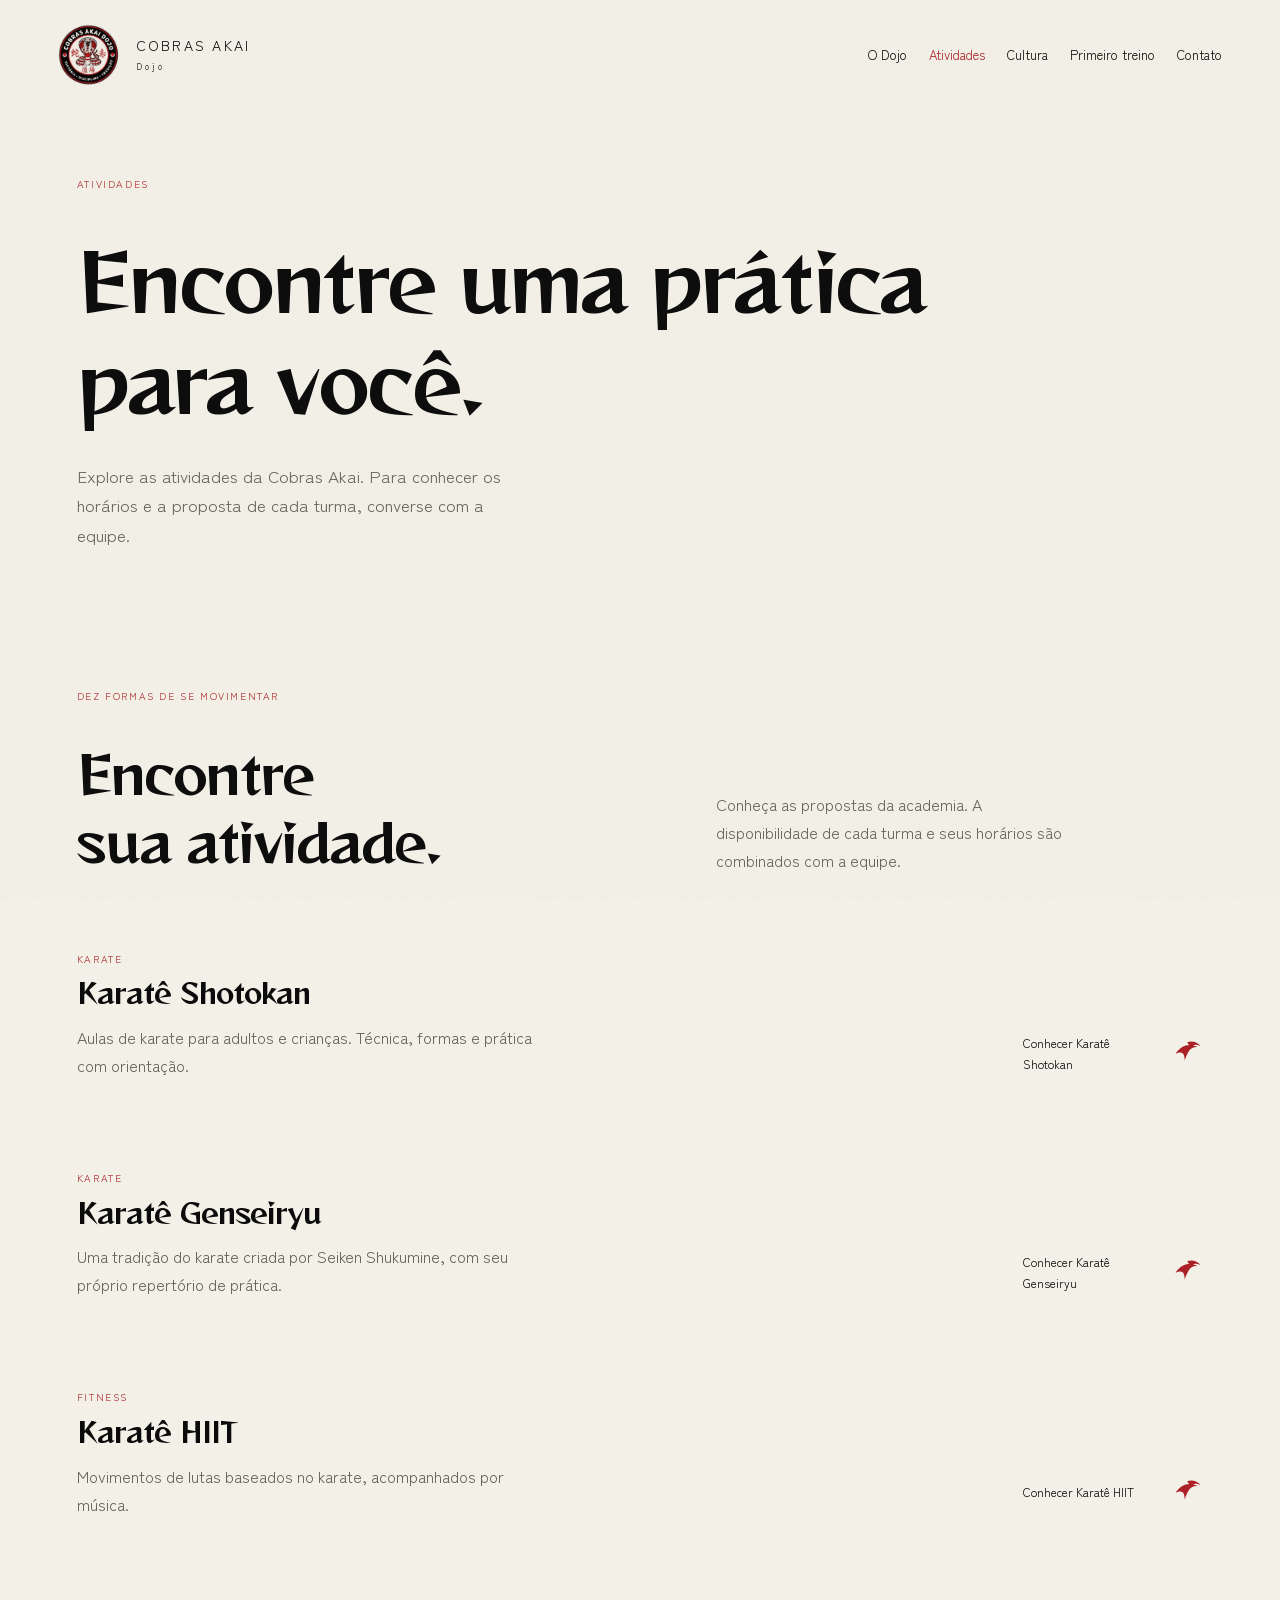
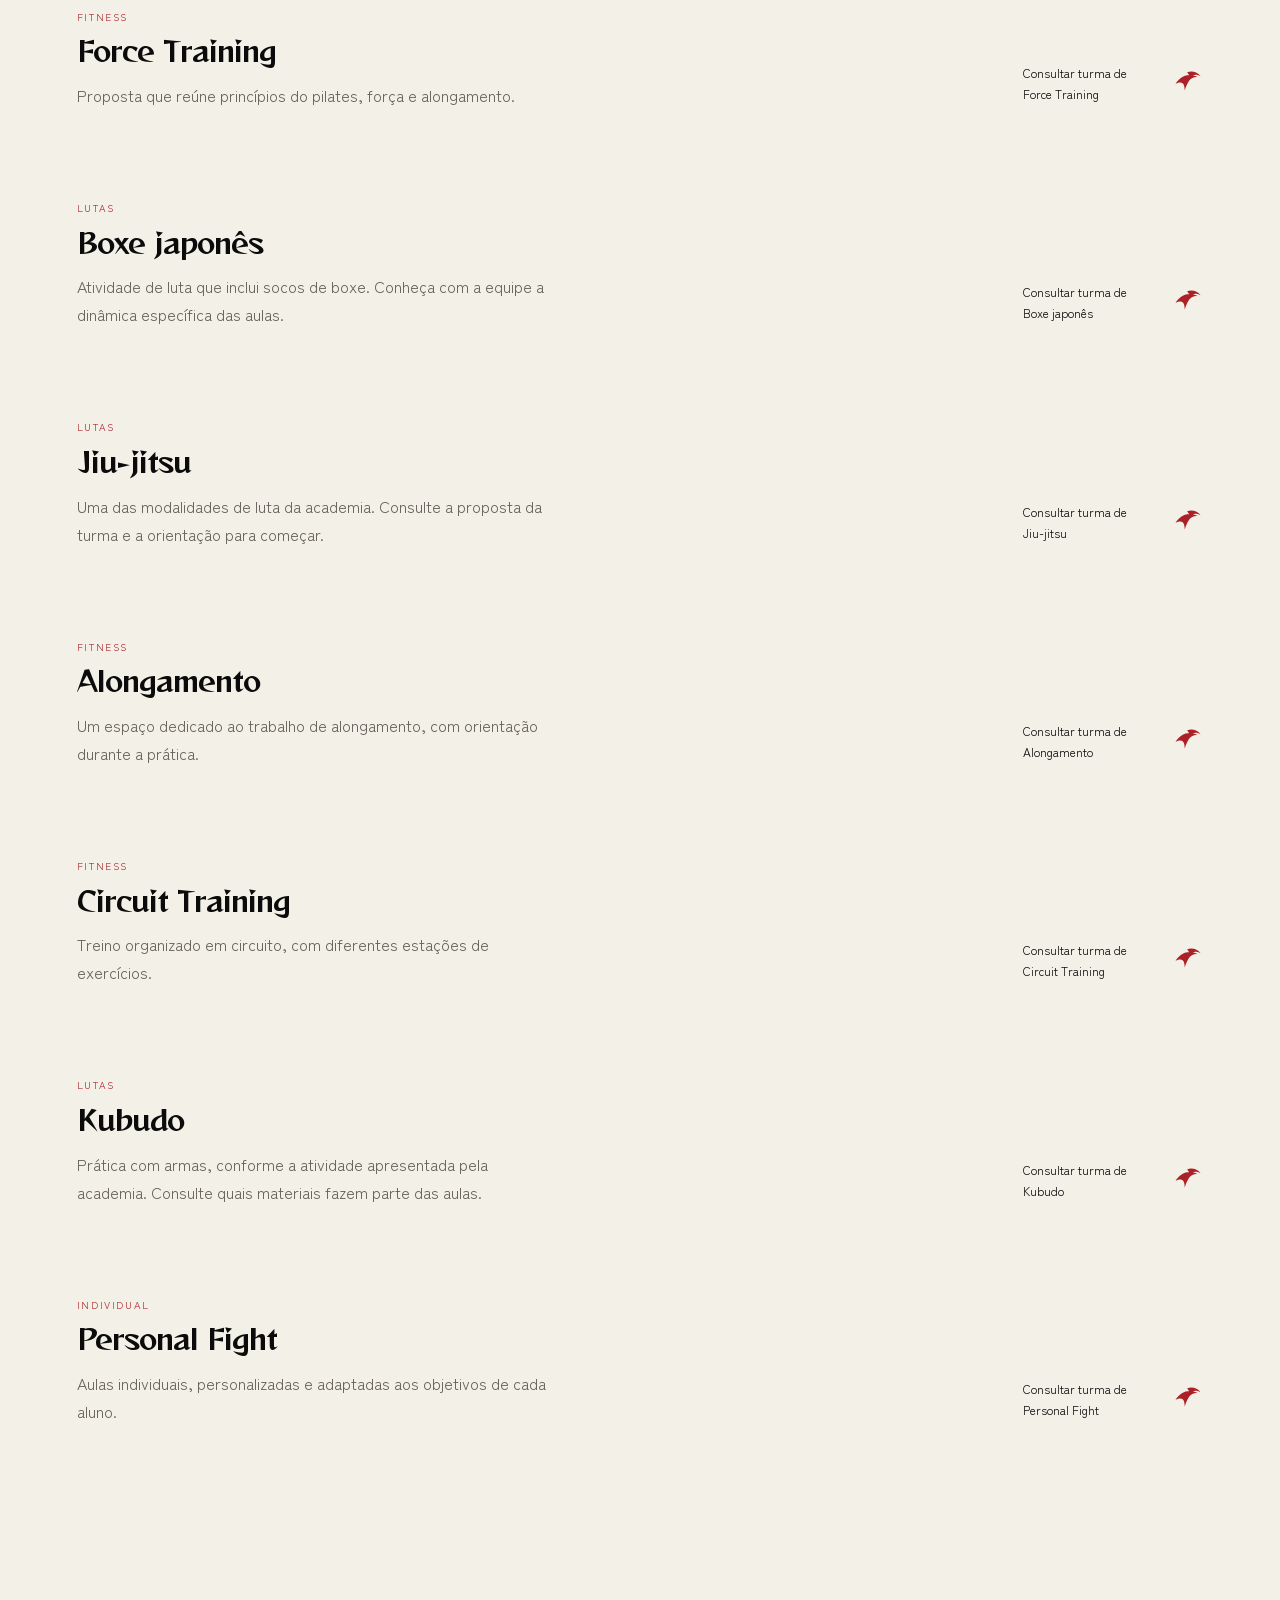
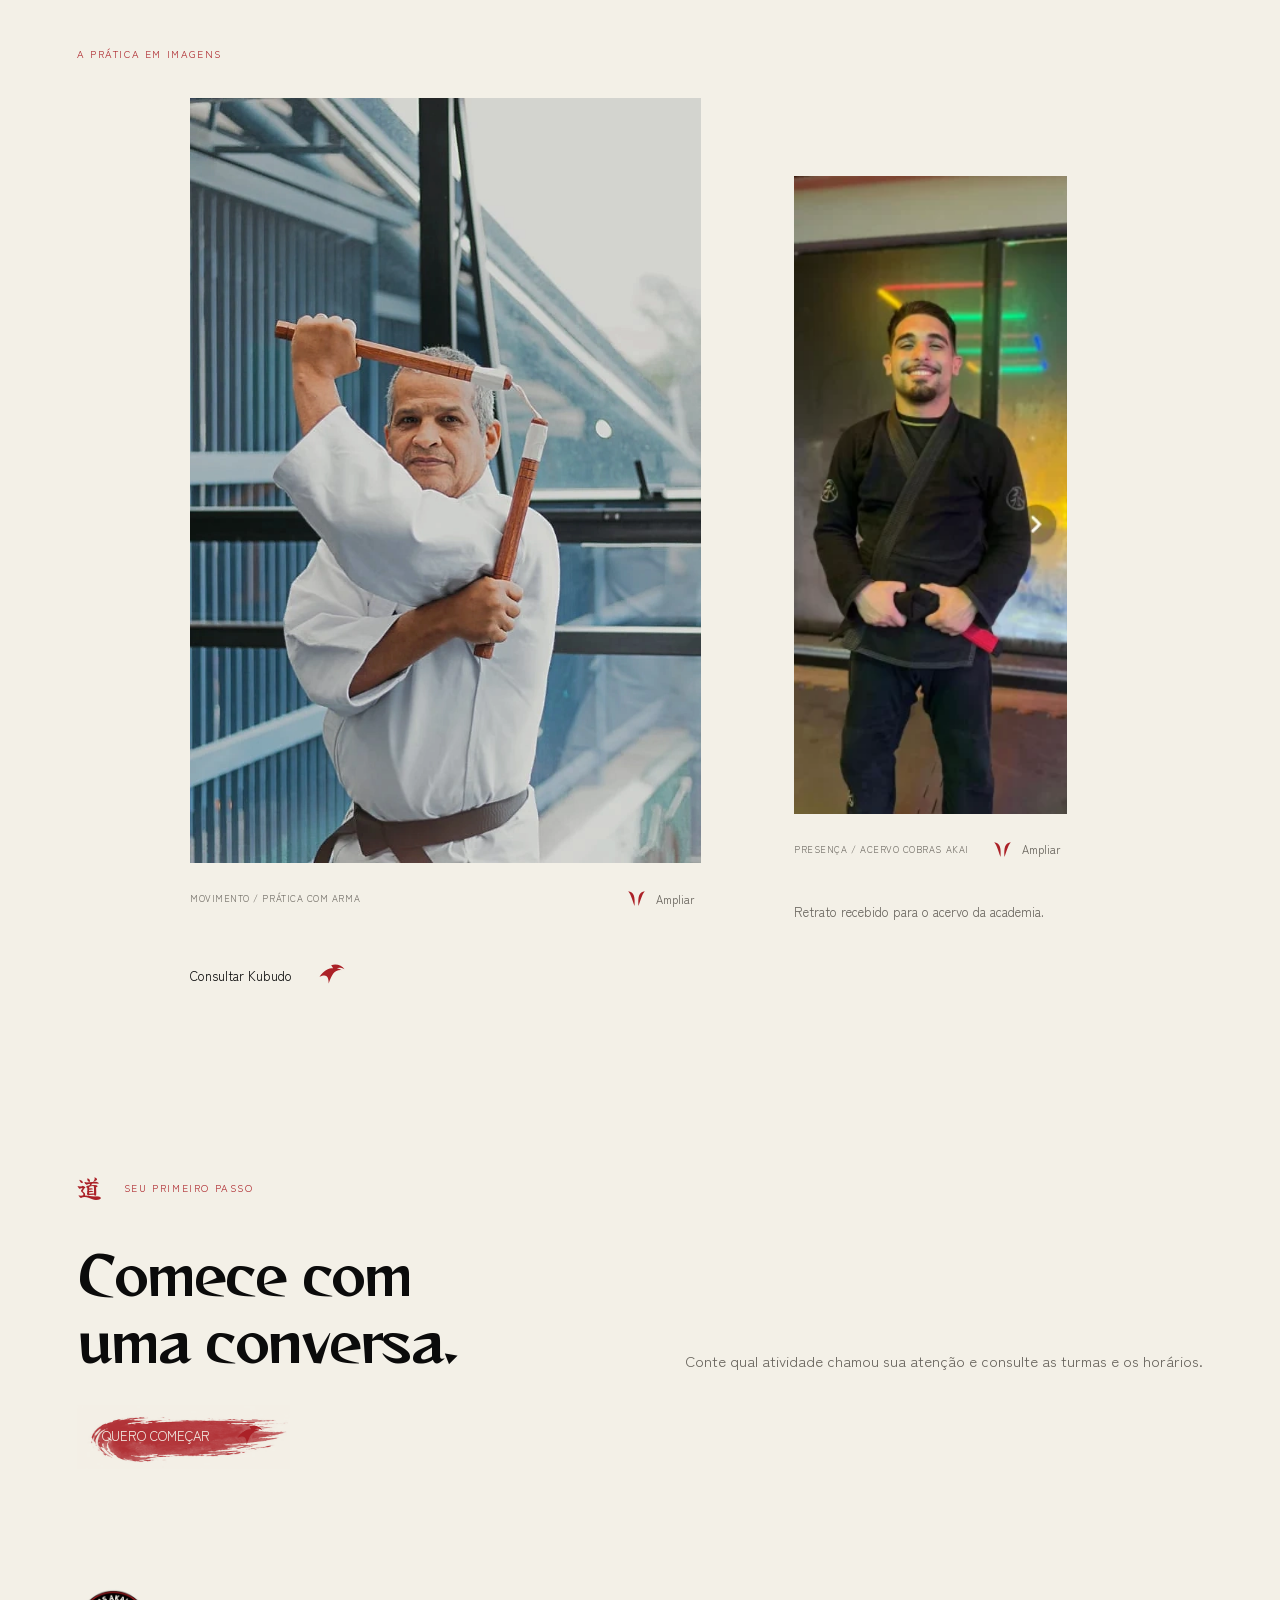
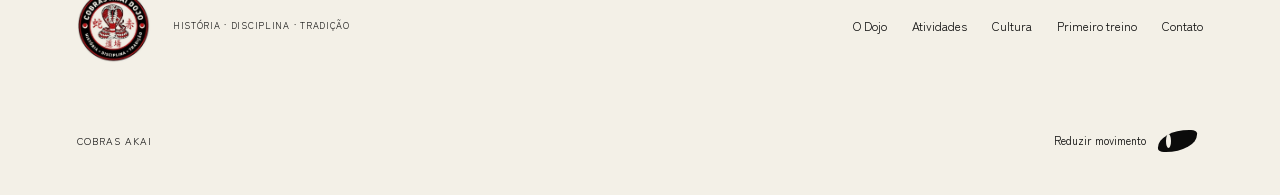
<file: atividades.html>
<!doctype html><html lang="pt-BR"><head><meta charset="utf-8"><meta name="viewport" content="width=device-width,initial-scale=1"><meta name="theme-color" content="#f3f0e7"><meta name="description" content="Conheça as dez atividades da Cobras Akai: karate, lutas, fitness e aulas individuais."><meta name="robots" content="noindex,nofollow"><title>Atividades — Cobras Akai</title><link rel="icon" type="image/png" sizes="64x64" href="assets/favicon-round.png"><link rel="icon" type="image/svg+xml" href="assets/favicon-round.svg"><link rel="stylesheet" href="site.css?v=mobile-20261006"><script src="site.js" defer></script></head><body class=""><a class="skip" href="#conteudo">Pular para o conteúdo</a><header class="site-header"><a class="site-brand" href="index.html" aria-label="Cobras Akai, início"><img src="assets/emblema.png" width="62" height="62" alt=""><span>COBRAS AKAI<small>Dojo</small></span></a><nav aria-label="Principal"><a href="dojo.html">O Dojo</a><a href="atividades.html" aria-current="page">Atividades</a><a href="blog.html">Cultura</a><a href="primeiro-treino.html">Primeiro treino</a><a href="contato.html">Contato</a></nav><button class="menu-toggle" aria-controls="mobile-menu" aria-expanded="false">Menu <svg class="signal" viewBox="0 0 36 36" aria-hidden="true"><path fill="currentColor" d="M5 6C14 7 16 14 15 29C11 19 10 12 5 6ZM31 6C22 7 20 14 21 29C25 19 26 12 31 6Z"/></svg></button></header><main id="conteudo"><section class="page-head wrap"><p class="section-label">ATIVIDADES</p><h1>Encontre uma prática<br>para você.</h1><p>Explore as atividades da Cobras Akai. Para conhecer os horários e a proposta de cada turma, converse com a equipe.</p></section><section class="wrap section" id="atividades"><p class="section-label">DEZ FORMAS DE SE MOVIMENTAR</p><div class="editorial-heading"><h2>Encontre<br>sua atividade.</h2><p>Conheça as propostas da academia. A disponibilidade de cada turma e seus horários são combinados com a equipe.</p></div><div class="activity-list"><article id="shotokan" class="activity-row"><div><p class="eyebrow">Karate</p><h3>Karatê Shotokan</h3><p>Aulas de karate para adultos e crianças. Técnica, formas e prática com orientação.</p></div><a class="text-link" href="artigo-shotokan.html"><span>Conhecer Karatê Shotokan</span><svg class="signal" viewBox="0 0 36 36" aria-hidden="true"><path fill="currentColor" d="M3 19C10 8 20 6 30 11C21 10 18 16 14 27C14 18 11 15 3 19ZM17 5C23 3 30 5 33 10C27 7 24 8 21 11Z"/></svg></a></article><article id="genseiryu" class="activity-row"><div><p class="eyebrow">Karate</p><h3>Karatê Genseiryu</h3><p>Uma tradição do karate criada por Seiken Shukumine, com seu próprio repertório de prática.</p></div><a class="text-link" href="artigo-genseiryu.html"><span>Conhecer Karatê Genseiryu</span><svg class="signal" viewBox="0 0 36 36" aria-hidden="true"><path fill="currentColor" d="M3 19C10 8 20 6 30 11C21 10 18 16 14 27C14 18 11 15 3 19ZM17 5C23 3 30 5 33 10C27 7 24 8 21 11Z"/></svg></a></article><article id="hiit" class="activity-row"><div><p class="eyebrow">Fitness</p><h3>Karatê HIIT</h3><p>Movimentos de lutas baseados no karate, acompanhados por música.</p></div><a class="text-link" href="artigo-karate-hiit.html"><span>Conhecer Karatê HIIT</span><svg class="signal" viewBox="0 0 36 36" aria-hidden="true"><path fill="currentColor" d="M3 19C10 8 20 6 30 11C21 10 18 16 14 27C14 18 11 15 3 19ZM17 5C23 3 30 5 33 10C27 7 24 8 21 11Z"/></svg></a></article><article id="force" class="activity-row"><div><p class="eyebrow">Fitness</p><h3>Force Training</h3><p>Proposta que reúne princípios do pilates, força e alongamento.</p></div><a class="text-link" href="https://wa.me/5511998178561?text=Ol%C3%A1!%20Gostaria%20de%20saber%20sobre%20Force%20Training."><span>Consultar turma de Force Training</span><svg class="signal" viewBox="0 0 36 36" aria-hidden="true"><path fill="currentColor" d="M3 19C10 8 20 6 30 11C21 10 18 16 14 27C14 18 11 15 3 19ZM17 5C23 3 30 5 33 10C27 7 24 8 21 11Z"/></svg></a></article><article id="boxe" class="activity-row"><div><p class="eyebrow">Lutas</p><h3>Boxe japonês</h3><p>Atividade de luta que inclui socos de boxe. Conheça com a equipe a dinâmica específica das aulas.</p></div><a class="text-link" href="https://wa.me/5511998178561?text=Ol%C3%A1!%20Gostaria%20de%20saber%20sobre%20Boxe%20japon%C3%AAs."><span>Consultar turma de Boxe japonês</span><svg class="signal" viewBox="0 0 36 36" aria-hidden="true"><path fill="currentColor" d="M3 19C10 8 20 6 30 11C21 10 18 16 14 27C14 18 11 15 3 19ZM17 5C23 3 30 5 33 10C27 7 24 8 21 11Z"/></svg></a></article><article id="jiu-jitsu" class="activity-row"><div><p class="eyebrow">Lutas</p><h3>Jiu-jitsu</h3><p>Uma das modalidades de luta da academia. Consulte a proposta da turma e a orientação para começar.</p></div><a class="text-link" href="https://wa.me/5511998178561?text=Ol%C3%A1!%20Gostaria%20de%20saber%20sobre%20Jiu-jitsu."><span>Consultar turma de Jiu-jitsu</span><svg class="signal" viewBox="0 0 36 36" aria-hidden="true"><path fill="currentColor" d="M3 19C10 8 20 6 30 11C21 10 18 16 14 27C14 18 11 15 3 19ZM17 5C23 3 30 5 33 10C27 7 24 8 21 11Z"/></svg></a></article><article id="alongamento" class="activity-row"><div><p class="eyebrow">Fitness</p><h3>Alongamento</h3><p>Um espaço dedicado ao trabalho de alongamento, com orientação durante a prática.</p></div><a class="text-link" href="https://wa.me/5511998178561?text=Ol%C3%A1!%20Gostaria%20de%20saber%20sobre%20Alongamento."><span>Consultar turma de Alongamento</span><svg class="signal" viewBox="0 0 36 36" aria-hidden="true"><path fill="currentColor" d="M3 19C10 8 20 6 30 11C21 10 18 16 14 27C14 18 11 15 3 19ZM17 5C23 3 30 5 33 10C27 7 24 8 21 11Z"/></svg></a></article><article id="circuit" class="activity-row"><div><p class="eyebrow">Fitness</p><h3>Circuit Training</h3><p>Treino organizado em circuito, com diferentes estações de exercícios.</p></div><a class="text-link" href="https://wa.me/5511998178561?text=Ol%C3%A1!%20Gostaria%20de%20saber%20sobre%20Circuit%20Training."><span>Consultar turma de Circuit Training</span><svg class="signal" viewBox="0 0 36 36" aria-hidden="true"><path fill="currentColor" d="M3 19C10 8 20 6 30 11C21 10 18 16 14 27C14 18 11 15 3 19ZM17 5C23 3 30 5 33 10C27 7 24 8 21 11Z"/></svg></a></article><article id="kubudo" class="activity-row"><div><p class="eyebrow">Lutas</p><h3>Kubudo</h3><p>Prática com armas, conforme a atividade apresentada pela academia. Consulte quais materiais fazem parte das aulas.</p></div><a class="text-link" href="https://wa.me/5511998178561?text=Ol%C3%A1!%20Gostaria%20de%20saber%20sobre%20Kubudo."><span>Consultar turma de Kubudo</span><svg class="signal" viewBox="0 0 36 36" aria-hidden="true"><path fill="currentColor" d="M3 19C10 8 20 6 30 11C21 10 18 16 14 27C14 18 11 15 3 19ZM17 5C23 3 30 5 33 10C27 7 24 8 21 11Z"/></svg></a></article><article id="personal" class="activity-row"><div><p class="eyebrow">Individual</p><h3>Personal Fight</h3><p>Aulas individuais, personalizadas e adaptadas aos objetivos de cada aluno.</p></div><a class="text-link" href="https://wa.me/5511998178561?text=Ol%C3%A1!%20Gostaria%20de%20saber%20sobre%20Personal%20Fight."><span>Consultar turma de Personal Fight</span><svg class="signal" viewBox="0 0 36 36" aria-hidden="true"><path fill="currentColor" d="M3 19C10 8 20 6 30 11C21 10 18 16 14 27C14 18 11 15 3 19ZM17 5C23 3 30 5 33 10C27 7 24 8 21 11Z"/></svg></a></article></div></section><section class="wrap section" id="pratica-em-fotos"><p class="section-label">A PRÁTICA EM IMAGENS</p><div class="activity-portraits"><div><figure class="photo archive-photo"><img src="assets/fotos/tratadas/pratica-arma.webp" alt="Praticante de karategi branco segurando uma arma articulada de madeira" width="683" height="1024" loading="lazy" decoding="async"><figcaption><span>MOVIMENTO / PRÁTICA COM ARMA</span><button class="photo-open" data-photo="assets/fotos/tratadas/pratica-arma.webp" data-caption="Praticante de karategi branco segurando uma arma articulada de madeira" aria-label="Ampliar: Praticante de karategi branco segurando uma arma articulada de madeira"><svg class="signal" viewBox="0 0 36 36" aria-hidden="true"><path fill="currentColor" d="M5 6C14 7 16 14 15 29C11 19 10 12 5 6ZM31 6C22 7 20 14 21 29C25 19 26 12 31 6Z"/></svg><span>Ampliar</span></button></figcaption></figure><a class="text-link" href="#kubudo"><span>Consultar Kubudo</span><svg class="signal" viewBox="0 0 36 36" aria-hidden="true"><path fill="currentColor" d="M3 19C10 8 20 6 30 11C21 10 18 16 14 27C14 18 11 15 3 19ZM17 5C23 3 30 5 33 10C27 7 24 8 21 11Z"/></svg></a></div><div><figure class="photo archive-photo"><img src="assets/fotos/retrato-karategi-preto.webp" alt="Retrato de praticante com karategi preto e faixa preta" width="225" height="526" loading="lazy" decoding="async"><figcaption><span>PRESENÇA / ACERVO COBRAS AKAI</span><button class="photo-open" data-photo="assets/fotos/retrato-karategi-preto.webp" data-caption="Retrato de praticante com karategi preto e faixa preta" aria-label="Ampliar: Retrato de praticante com karategi preto e faixa preta"><svg class="signal" viewBox="0 0 36 36" aria-hidden="true"><path fill="currentColor" d="M5 6C14 7 16 14 15 29C11 19 10 12 5 6ZM31 6C22 7 20 14 21 29C25 19 26 12 31 6Z"/></svg><span>Ampliar</span></button></figcaption></figure><p class="archive-note">Retrato recebido para o acervo da academia.</p></div></div></section><section class="contact-band wrap"><p class="section-label"><span>道</span>SEU PRIMEIRO PASSO</p><div><h2>Comece com<br>uma conversa.</h2><p>Conte qual atividade chamou sua atenção e consulte as turmas e os horários.</p></div><a class="brush-button" href="https://wa.me/5511998178561?text=Ol%C3%A1!%20Quero%20come%C3%A7ar%20na%20Cobras%20Akai.%20Gostaria%20de%20saber%20sobre%20as%20atividades%2C%20os%20hor%C3%A1rios%20e%20como%20funciona%20a%20primeira%20aula."><span>QUERO COMEÇAR</span><svg class="signal" viewBox="0 0 36 36" aria-hidden="true"><path fill="currentColor" d="M3 19C10 8 20 6 30 11C21 10 18 16 14 27C14 18 11 15 3 19ZM17 5C23 3 30 5 33 10C27 7 24 8 21 11Z"/></svg></a></section></main><footer class="wrap site-footer"><div><img class="footer-emblem" src="assets/emblema.png" alt="Emblema Cobras Akai" width="74" height="74"><p>HISTÓRIA · DISCIPLINA · TRADIÇÃO</p></div><nav aria-label="Rodapé"><a href="dojo.html">O Dojo</a><a href="atividades.html" aria-current="page">Atividades</a><a href="blog.html">Cultura</a><a href="primeiro-treino.html">Primeiro treino</a><a href="contato.html">Contato</a></nav><div class="footer-bottom"><span>COBRAS AKAI</span><button id="motion-toggle" aria-pressed="false">Reduzir movimento <i class="motion-switch" aria-hidden="true"></i></button></div></footer><dialog id="mobile-menu" aria-label="Menu principal"><div class="menu-head"><span>COBRAS AKAI</span><button id="menu-close">Fechar <svg class="signal" viewBox="0 0 36 36" aria-hidden="true"><path fill="currentColor" d="M5 6C14 7 16 14 15 29C11 19 10 12 5 6ZM31 6C22 7 20 14 21 29C25 19 26 12 31 6Z"/></svg></button></div><nav><a href="dojo.html">O Dojo</a><a href="atividades.html" aria-current="page">Atividades</a><a href="blog.html">Cultura</a><a href="primeiro-treino.html">Primeiro treino</a><a href="contato.html">Contato</a></nav><span class="large-kanji" lang="ja">道場</span></dialog><dialog id="photo-dialog" aria-label="Fotografia ampliada"><button id="photo-close">Fechar <svg class="signal" viewBox="0 0 36 36" aria-hidden="true"><path fill="currentColor" d="M5 6C14 7 16 14 15 29C11 19 10 12 5 6ZM31 6C22 7 20 14 21 29C25 19 26 12 31 6Z"/></svg></button><img id="photo-large" alt=""><p id="photo-caption"></p></dialog></body></html>
</file>
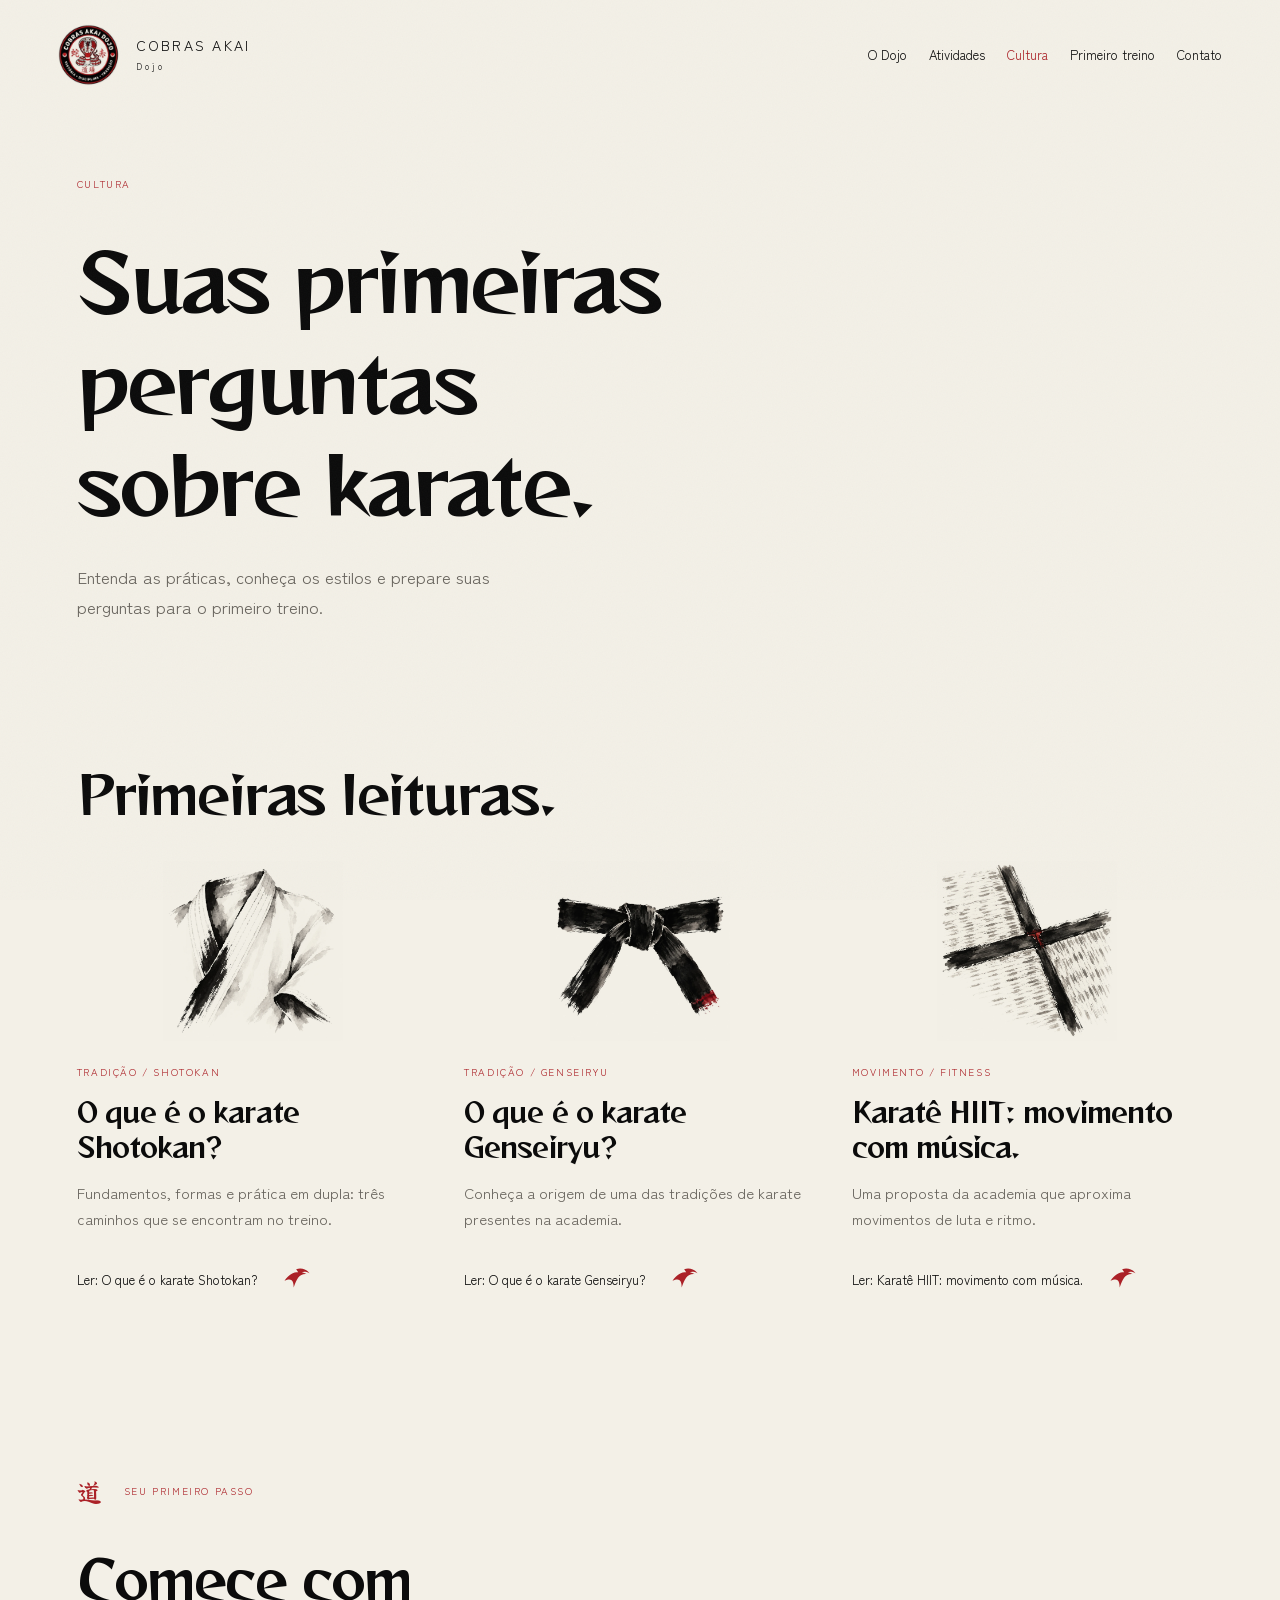
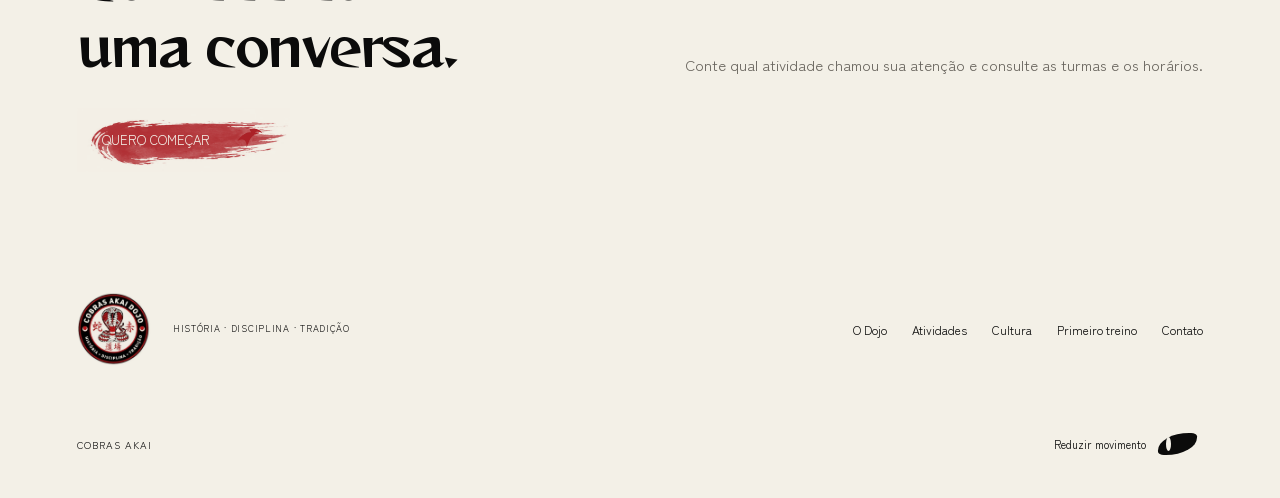
<file: blog.html>
<!doctype html><html lang="pt-BR"><head><meta charset="utf-8"><meta name="viewport" content="width=device-width,initial-scale=1"><meta name="theme-color" content="#f3f0e7"><meta name="description" content="Artigos sobre Shotokan, Genseiryu e Karatê HIIT."><meta name="robots" content="noindex,nofollow"><title>Cultura do Dojo — Cobras Akai</title><link rel="icon" type="image/png" sizes="64x64" href="assets/favicon-round.png"><link rel="icon" type="image/svg+xml" href="assets/favicon-round.svg"><link rel="stylesheet" href="site.css?v=mobile-20261006"><script src="site.js" defer></script></head><body class=""><a class="skip" href="#conteudo">Pular para o conteúdo</a><header class="site-header"><a class="site-brand" href="index.html" aria-label="Cobras Akai, início"><img src="assets/emblema.png" width="62" height="62" alt=""><span>COBRAS AKAI<small>Dojo</small></span></a><nav aria-label="Principal"><a href="dojo.html">O Dojo</a><a href="atividades.html">Atividades</a><a href="blog.html" aria-current="page">Cultura</a><a href="primeiro-treino.html">Primeiro treino</a><a href="contato.html">Contato</a></nav><button class="menu-toggle" aria-controls="mobile-menu" aria-expanded="false">Menu <svg class="signal" viewBox="0 0 36 36" aria-hidden="true"><path fill="currentColor" d="M5 6C14 7 16 14 15 29C11 19 10 12 5 6ZM31 6C22 7 20 14 21 29C25 19 26 12 31 6Z"/></svg></button></header><main id="conteudo"><section class="page-head wrap"><p class="section-label">CULTURA</p><h1>Suas primeiras perguntas<br>sobre karate.</h1><p>Entenda as práticas, conheça os estilos e prepare suas perguntas para o primeiro treino.</p></section><section class="wrap section"><h2 class="journal-heading">Primeiras leituras.</h2><div class="journal-grid"><article class="journal-card"><div class="journal-art" style="background-image:url('assets/ink/karategi-nanquim-v02.webp')" aria-hidden="true"></div><p class="eyebrow">TRADIÇÃO / SHOTOKAN</p><h3>O que é o karate Shotokan?</h3><p>Fundamentos, formas e prática em dupla: três caminhos que se encontram no treino.</p><a class="text-link" href="artigo-shotokan.html"><span>Ler: O que é o karate Shotokan?</span><svg class="signal" viewBox="0 0 36 36" aria-hidden="true"><path fill="currentColor" d="M3 19C10 8 20 6 30 11C21 10 18 16 14 27C14 18 11 15 3 19ZM17 5C23 3 30 5 33 10C27 7 24 8 21 11Z"/></svg></a></article><article class="journal-card"><div class="journal-art" style="background-image:url('assets/ink/faixa-nanquim-v02.webp')" aria-hidden="true"></div><p class="eyebrow">TRADIÇÃO / GENSEIRYU</p><h3>O que é o karate Genseiryu?</h3><p>Conheça a origem de uma das tradições de karate presentes na academia.</p><a class="text-link" href="artigo-genseiryu.html"><span>Ler: O que é o karate Genseiryu?</span><svg class="signal" viewBox="0 0 36 36" aria-hidden="true"><path fill="currentColor" d="M3 19C10 8 20 6 30 11C21 10 18 16 14 27C14 18 11 15 3 19ZM17 5C23 3 30 5 33 10C27 7 24 8 21 11Z"/></svg></a></article><article class="journal-card"><div class="journal-art" style="background-image:url('assets/ink/tatami-nanquim-v02.webp')" aria-hidden="true"></div><p class="eyebrow">MOVIMENTO / FITNESS</p><h3>Karatê HIIT: movimento com música.</h3><p>Uma proposta da academia que aproxima movimentos de luta e ritmo.</p><a class="text-link" href="artigo-karate-hiit.html"><span>Ler: Karatê HIIT: movimento com música.</span><svg class="signal" viewBox="0 0 36 36" aria-hidden="true"><path fill="currentColor" d="M3 19C10 8 20 6 30 11C21 10 18 16 14 27C14 18 11 15 3 19ZM17 5C23 3 30 5 33 10C27 7 24 8 21 11Z"/></svg></a></article></div></section><section class="contact-band wrap"><p class="section-label"><span>道</span>SEU PRIMEIRO PASSO</p><div><h2>Comece com<br>uma conversa.</h2><p>Conte qual atividade chamou sua atenção e consulte as turmas e os horários.</p></div><a class="brush-button" href="https://wa.me/5511998178561?text=Ol%C3%A1!%20Quero%20come%C3%A7ar%20na%20Cobras%20Akai.%20Gostaria%20de%20saber%20sobre%20as%20atividades%2C%20os%20hor%C3%A1rios%20e%20como%20funciona%20a%20primeira%20aula."><span>QUERO COMEÇAR</span><svg class="signal" viewBox="0 0 36 36" aria-hidden="true"><path fill="currentColor" d="M3 19C10 8 20 6 30 11C21 10 18 16 14 27C14 18 11 15 3 19ZM17 5C23 3 30 5 33 10C27 7 24 8 21 11Z"/></svg></a></section></main><footer class="wrap site-footer"><div><img class="footer-emblem" src="assets/emblema.png" alt="Emblema Cobras Akai" width="74" height="74"><p>HISTÓRIA · DISCIPLINA · TRADIÇÃO</p></div><nav aria-label="Rodapé"><a href="dojo.html">O Dojo</a><a href="atividades.html">Atividades</a><a href="blog.html" aria-current="page">Cultura</a><a href="primeiro-treino.html">Primeiro treino</a><a href="contato.html">Contato</a></nav><div class="footer-bottom"><span>COBRAS AKAI</span><button id="motion-toggle" aria-pressed="false">Reduzir movimento <i class="motion-switch" aria-hidden="true"></i></button></div></footer><dialog id="mobile-menu" aria-label="Menu principal"><div class="menu-head"><span>COBRAS AKAI</span><button id="menu-close">Fechar <svg class="signal" viewBox="0 0 36 36" aria-hidden="true"><path fill="currentColor" d="M5 6C14 7 16 14 15 29C11 19 10 12 5 6ZM31 6C22 7 20 14 21 29C25 19 26 12 31 6Z"/></svg></button></div><nav><a href="dojo.html">O Dojo</a><a href="atividades.html">Atividades</a><a href="blog.html" aria-current="page">Cultura</a><a href="primeiro-treino.html">Primeiro treino</a><a href="contato.html">Contato</a></nav><span class="large-kanji" lang="ja">道場</span></dialog><dialog id="photo-dialog" aria-label="Fotografia ampliada"><button id="photo-close">Fechar <svg class="signal" viewBox="0 0 36 36" aria-hidden="true"><path fill="currentColor" d="M5 6C14 7 16 14 15 29C11 19 10 12 5 6ZM31 6C22 7 20 14 21 29C25 19 26 12 31 6Z"/></svg></button><img id="photo-large" alt=""><p id="photo-caption"></p></dialog></body></html>
</file>
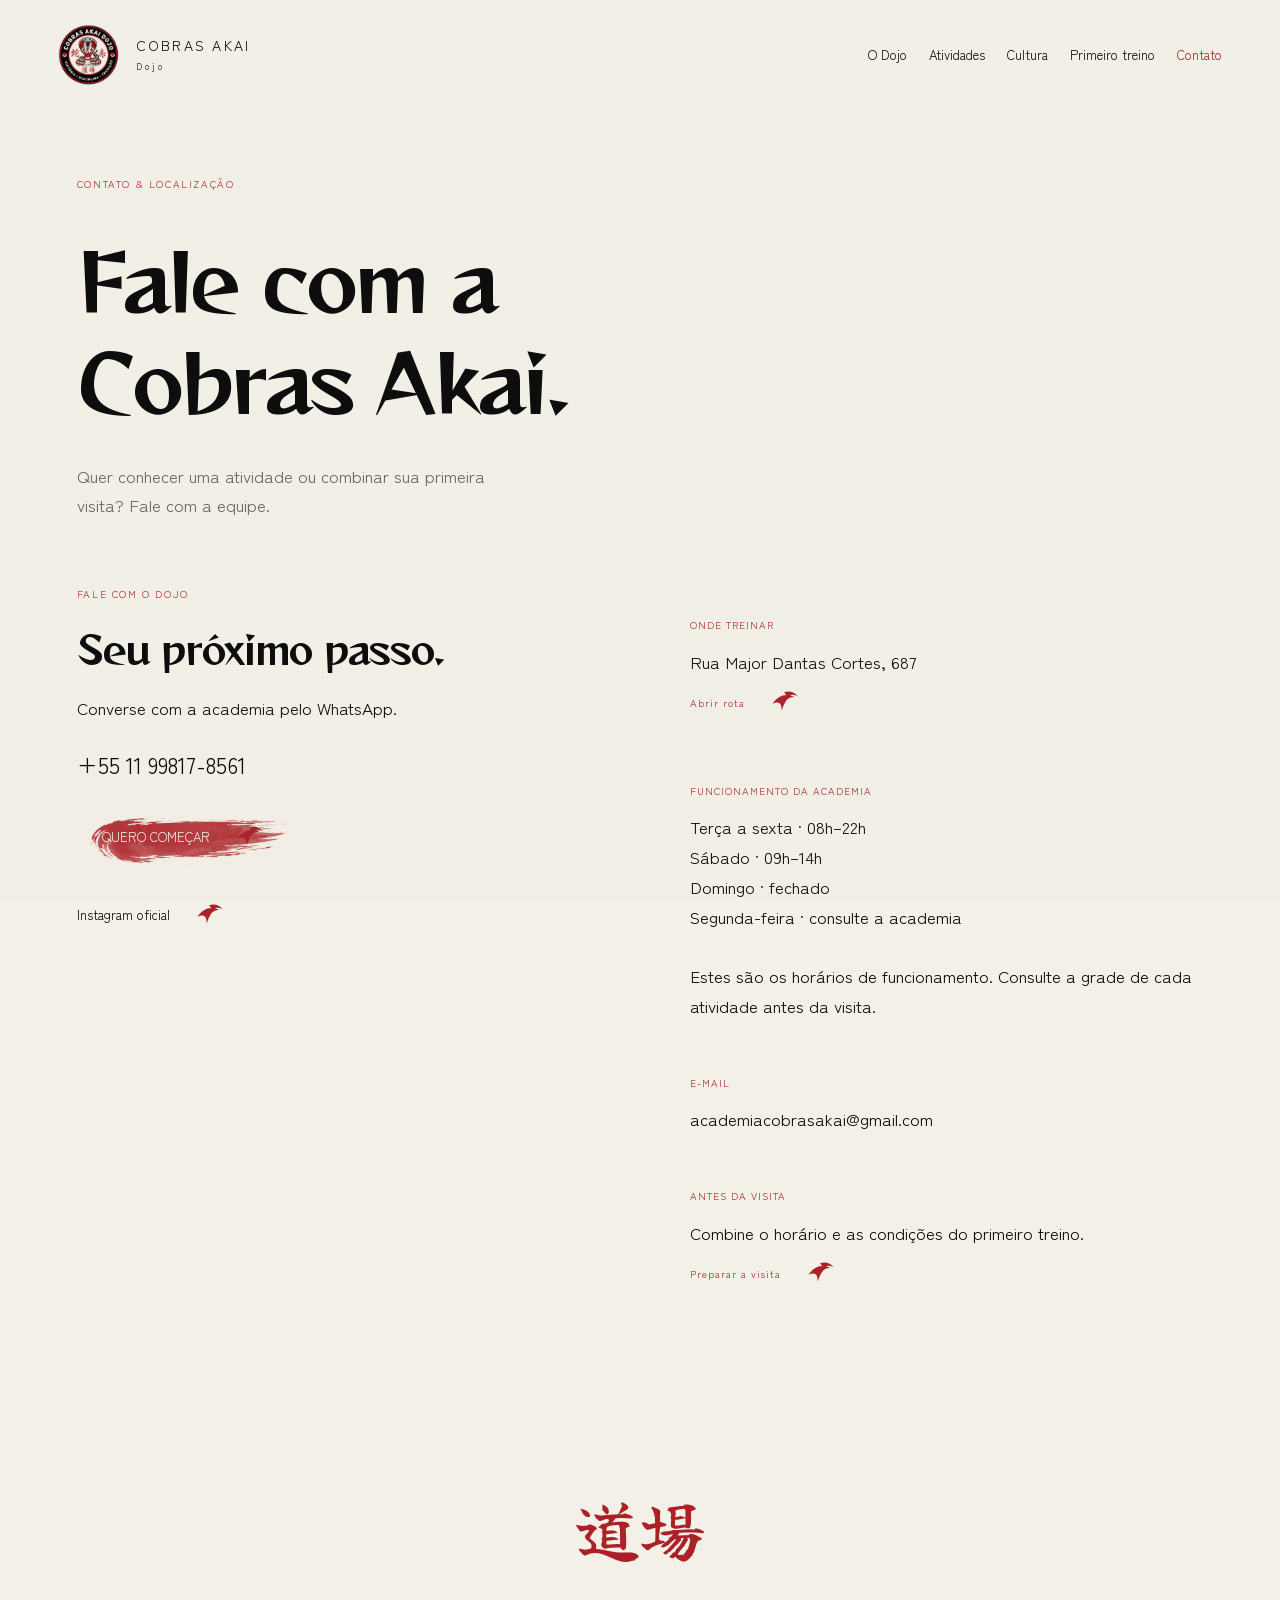
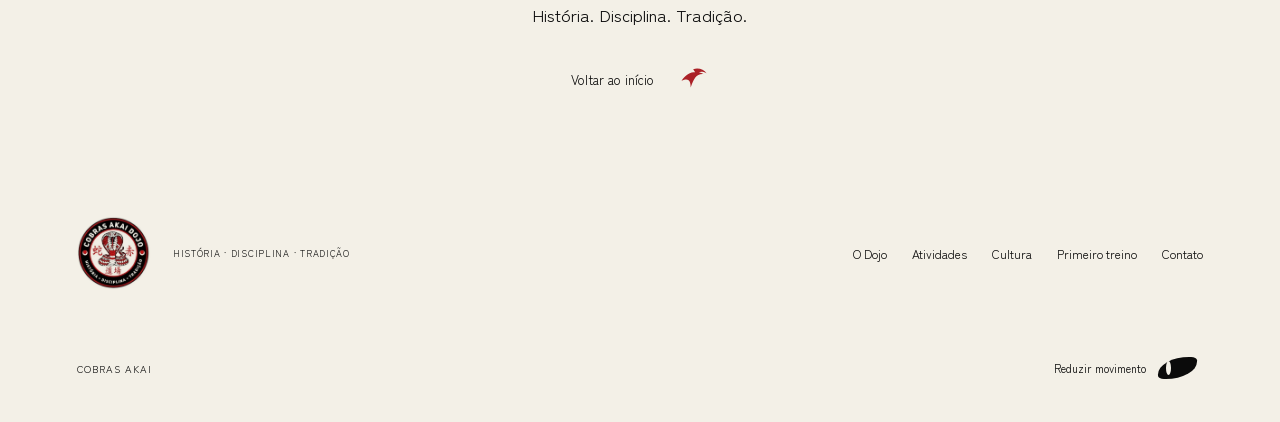
<file: contato.html>
<!doctype html><html lang="pt-BR"><head><meta charset="utf-8"><meta name="viewport" content="width=device-width,initial-scale=1"><meta name="theme-color" content="#f3f0e7"><meta name="description" content="Informações de contato, localização e atendimento da Cobras Akai."><meta name="robots" content="noindex,nofollow"><title>Contato — Cobras Akai</title><link rel="icon" type="image/png" sizes="64x64" href="assets/favicon-round.png"><link rel="icon" type="image/svg+xml" href="assets/favicon-round.svg"><link rel="stylesheet" href="site.css?v=mobile-20261006"><script src="site.js" defer></script></head><body class=""><a class="skip" href="#conteudo">Pular para o conteúdo</a><header class="site-header"><a class="site-brand" href="index.html" aria-label="Cobras Akai, início"><img src="assets/emblema.png" width="62" height="62" alt=""><span>COBRAS AKAI<small>Dojo</small></span></a><nav aria-label="Principal"><a href="dojo.html">O Dojo</a><a href="atividades.html">Atividades</a><a href="blog.html">Cultura</a><a href="primeiro-treino.html">Primeiro treino</a><a href="contato.html" aria-current="page">Contato</a></nav><button class="menu-toggle" aria-controls="mobile-menu" aria-expanded="false">Menu <svg class="signal" viewBox="0 0 36 36" aria-hidden="true"><path fill="currentColor" d="M5 6C14 7 16 14 15 29C11 19 10 12 5 6ZM31 6C22 7 20 14 21 29C25 19 26 12 31 6Z"/></svg></button></header><main id="conteudo"><section class="page-head wrap"><p class="section-label">CONTATO & LOCALIZAÇÃO</p><h1>Fale com a<br>Cobras Akai.</h1><p>Quer conhecer uma atividade ou combinar sua primeira visita? Fale com a equipe.</p></section><section class="wrap section contact-grid"><article><p class="eyebrow">FALE COM O Dojo</p><h2>Seu próximo passo.</h2><p>Converse com a academia pelo WhatsApp.</p><p class="phone-number">+55 11 99817-8561</p><a class="brush-button" href="https://wa.me/5511998178561?text=Ol%C3%A1!%20Quero%20come%C3%A7ar%20na%20Cobras%20Akai.%20Gostaria%20de%20saber%20sobre%20as%20atividades%2C%20os%20hor%C3%A1rios%20e%20como%20funciona%20a%20primeira%20aula."><span>QUERO COMEÇAR</span><svg class="signal" viewBox="0 0 36 36" aria-hidden="true"><path fill="currentColor" d="M3 19C10 8 20 6 30 11C21 10 18 16 14 27C14 18 11 15 3 19ZM17 5C23 3 30 5 33 10C27 7 24 8 21 11Z"/></svg></a><a class="text-link" href="https://www.instagram.com/cobrasakaioficial/"><span>Instagram oficial</span><svg class="signal" viewBox="0 0 36 36" aria-hidden="true"><path fill="currentColor" d="M3 19C10 8 20 6 30 11C21 10 18 16 14 27C14 18 11 15 3 19ZM17 5C23 3 30 5 33 10C27 7 24 8 21 11Z"/></svg></a></article><div class="contact-details"><div><span>ONDE TREINAR</span><p>Rua Major Dantas Cortes, 687</p><a class="text-link" href="https://www.google.com/maps/search/?api=1&amp;query=Rua%20Major%20Dantas%20Cortes%2C%20687"><span>Abrir rota</span><svg class="signal" viewBox="0 0 36 36" aria-hidden="true"><path fill="currentColor" d="M3 19C10 8 20 6 30 11C21 10 18 16 14 27C14 18 11 15 3 19ZM17 5C23 3 30 5 33 10C27 7 24 8 21 11Z"/></svg></a></div><div><span>FUNCIONAMENTO DA ACADEMIA</span><p>Terça a sexta · 08h–22h
Sábado · 09h–14h
Domingo · fechado
Segunda-feira · consulte a academia

Estes são os horários de funcionamento. Consulte a grade de cada atividade antes da visita.</p></div><div><span>E-MAIL</span><p><a href="mailto:academiacobrasakai@gmail.com">academiacobrasakai@gmail.com</a></p></div><div><span>ANTES DA VISITA</span><p>Combine o horário e as condições do primeiro treino.</p><a class="text-link" href="primeiro-treino.html"><span>Preparar a visita</span><svg class="signal" viewBox="0 0 36 36" aria-hidden="true"><path fill="currentColor" d="M3 19C10 8 20 6 30 11C21 10 18 16 14 27C14 18 11 15 3 19ZM17 5C23 3 30 5 33 10C27 7 24 8 21 11Z"/></svg></a></div></div></section><section class="wrap contact-ending"><span class="large-kanji" lang="ja">道場</span><p>História. Disciplina. Tradição.</p><a class="text-link" href="index.html"><span>Voltar ao início</span><svg class="signal" viewBox="0 0 36 36" aria-hidden="true"><path fill="currentColor" d="M3 19C10 8 20 6 30 11C21 10 18 16 14 27C14 18 11 15 3 19ZM17 5C23 3 30 5 33 10C27 7 24 8 21 11Z"/></svg></a></section></main><footer class="wrap site-footer"><div><img class="footer-emblem" src="assets/emblema.png" alt="Emblema Cobras Akai" width="74" height="74"><p>HISTÓRIA · DISCIPLINA · TRADIÇÃO</p></div><nav aria-label="Rodapé"><a href="dojo.html">O Dojo</a><a href="atividades.html">Atividades</a><a href="blog.html">Cultura</a><a href="primeiro-treino.html">Primeiro treino</a><a href="contato.html" aria-current="page">Contato</a></nav><div class="footer-bottom"><span>COBRAS AKAI</span><button id="motion-toggle" aria-pressed="false">Reduzir movimento <i class="motion-switch" aria-hidden="true"></i></button></div></footer><dialog id="mobile-menu" aria-label="Menu principal"><div class="menu-head"><span>COBRAS AKAI</span><button id="menu-close">Fechar <svg class="signal" viewBox="0 0 36 36" aria-hidden="true"><path fill="currentColor" d="M5 6C14 7 16 14 15 29C11 19 10 12 5 6ZM31 6C22 7 20 14 21 29C25 19 26 12 31 6Z"/></svg></button></div><nav><a href="dojo.html">O Dojo</a><a href="atividades.html">Atividades</a><a href="blog.html">Cultura</a><a href="primeiro-treino.html">Primeiro treino</a><a href="contato.html" aria-current="page">Contato</a></nav><span class="large-kanji" lang="ja">道場</span></dialog><dialog id="photo-dialog" aria-label="Fotografia ampliada"><button id="photo-close">Fechar <svg class="signal" viewBox="0 0 36 36" aria-hidden="true"><path fill="currentColor" d="M5 6C14 7 16 14 15 29C11 19 10 12 5 6ZM31 6C22 7 20 14 21 29C25 19 26 12 31 6Z"/></svg></button><img id="photo-large" alt=""><p id="photo-caption"></p></dialog></body></html>
</file>
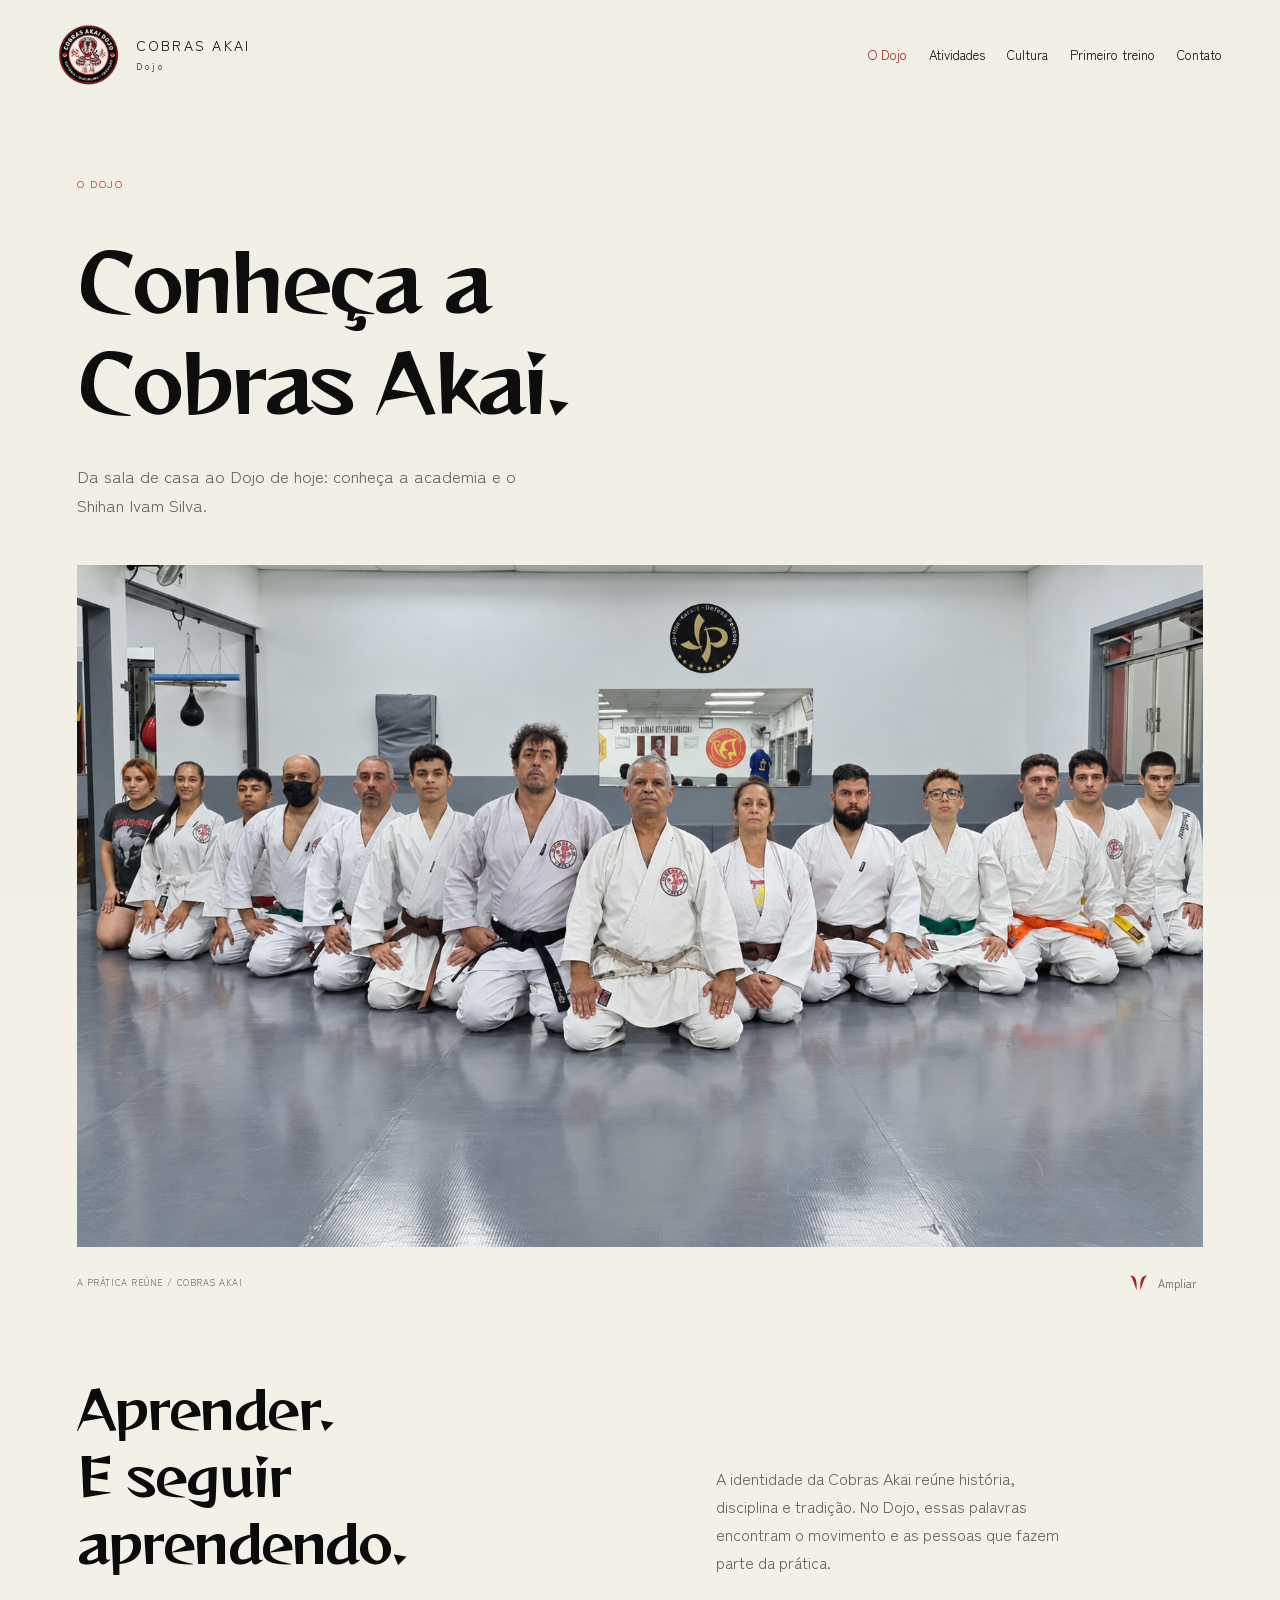
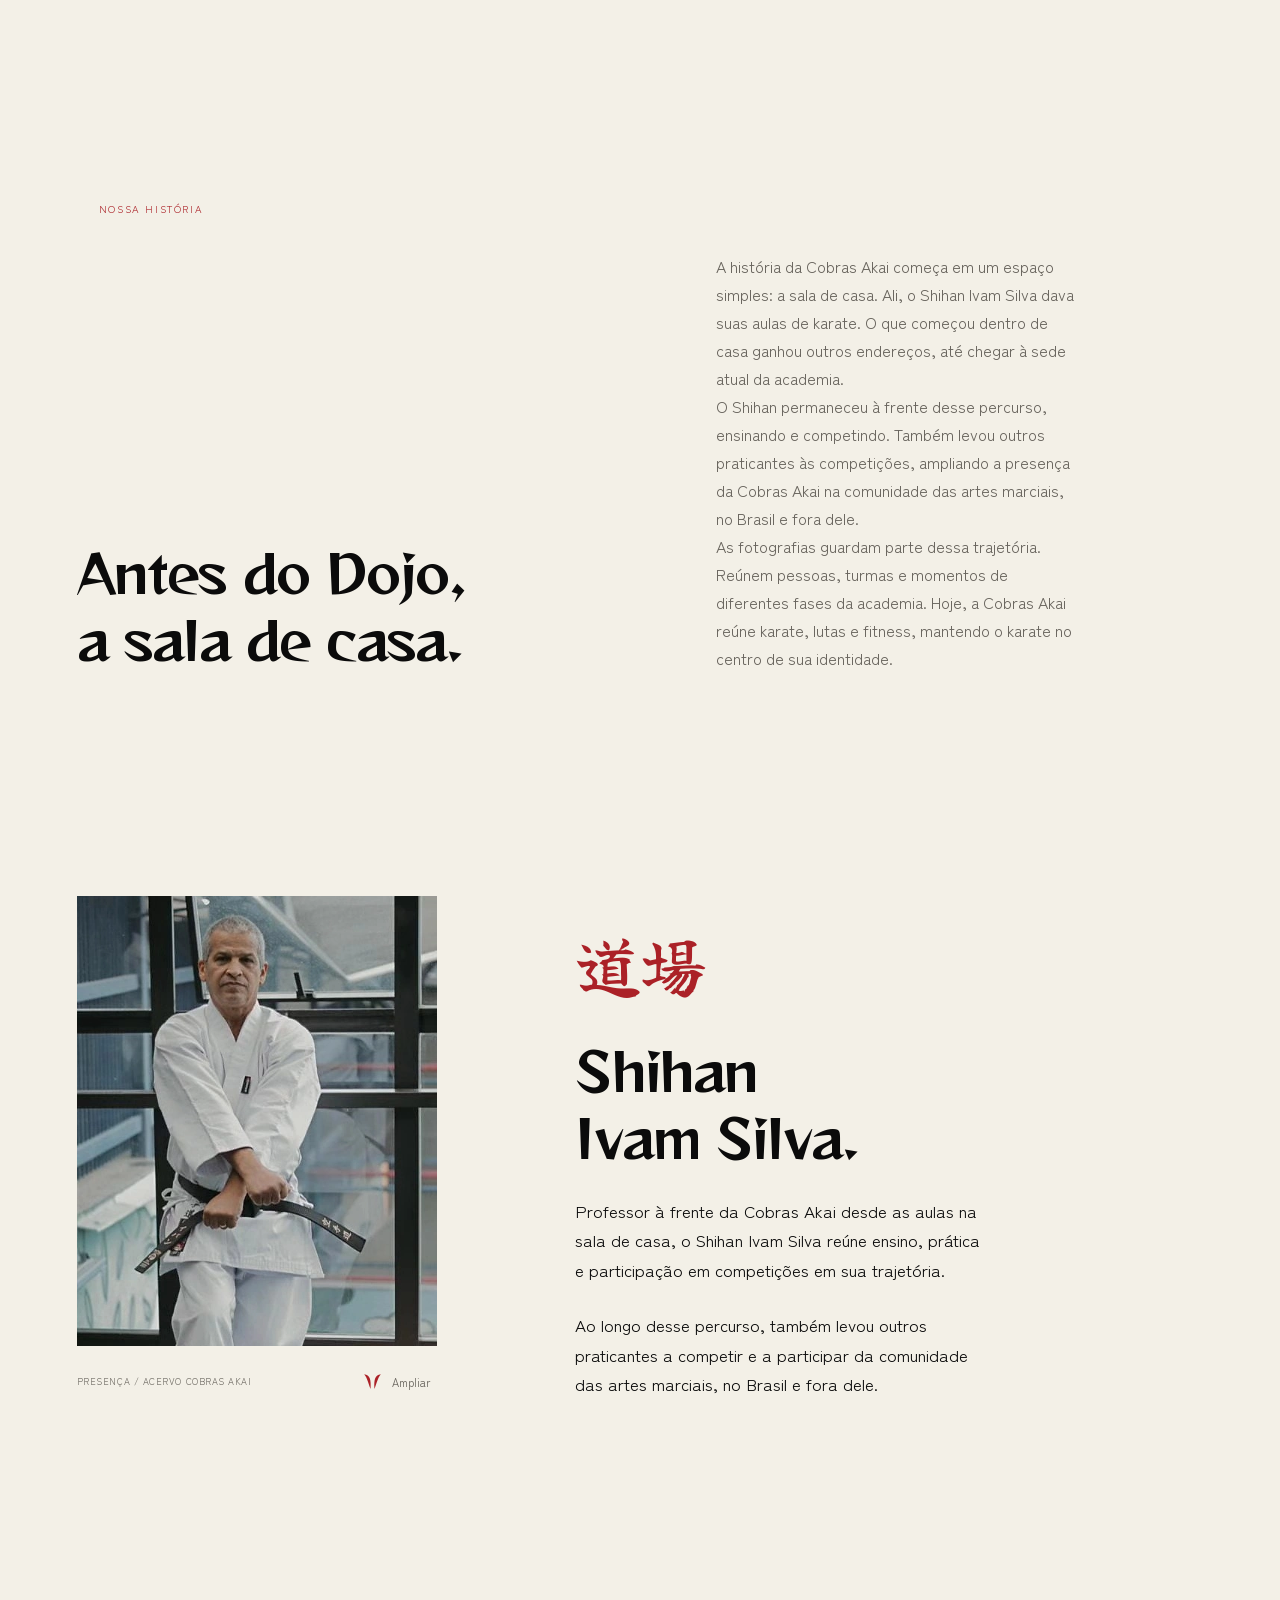
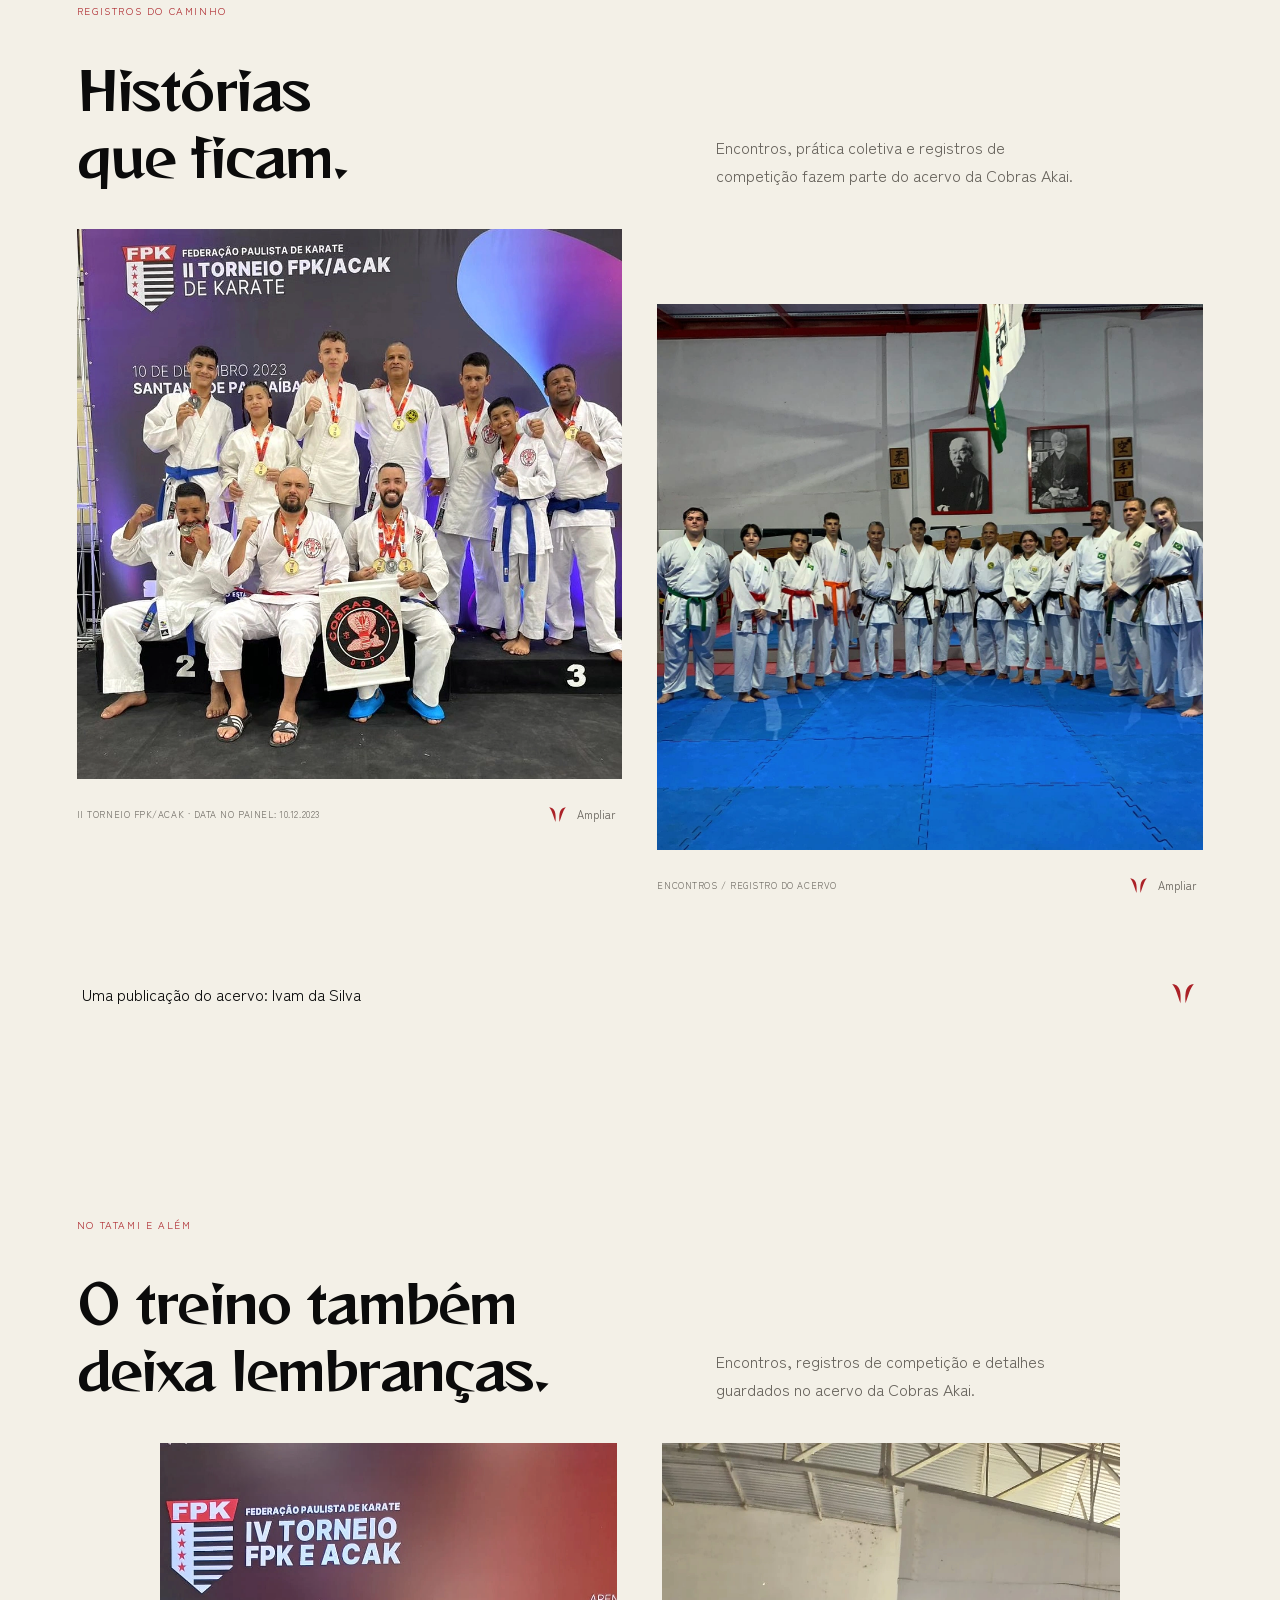
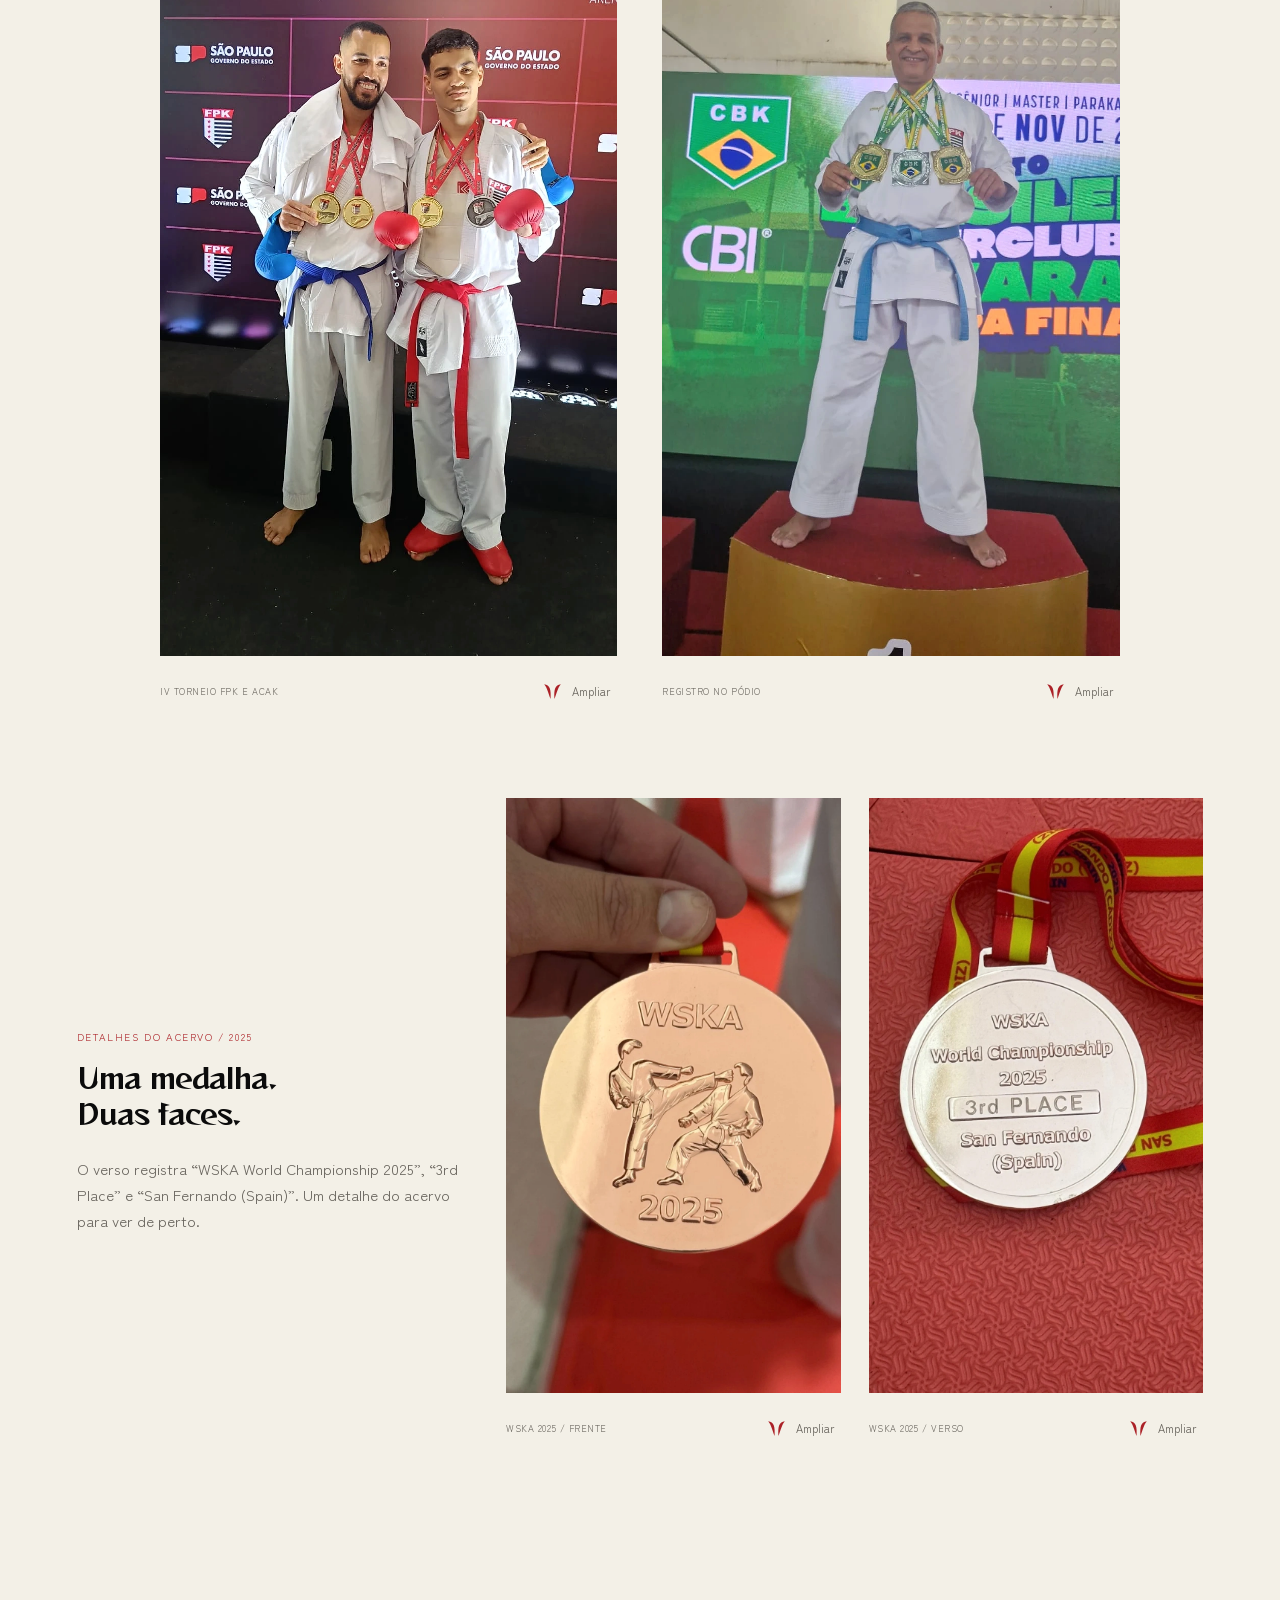
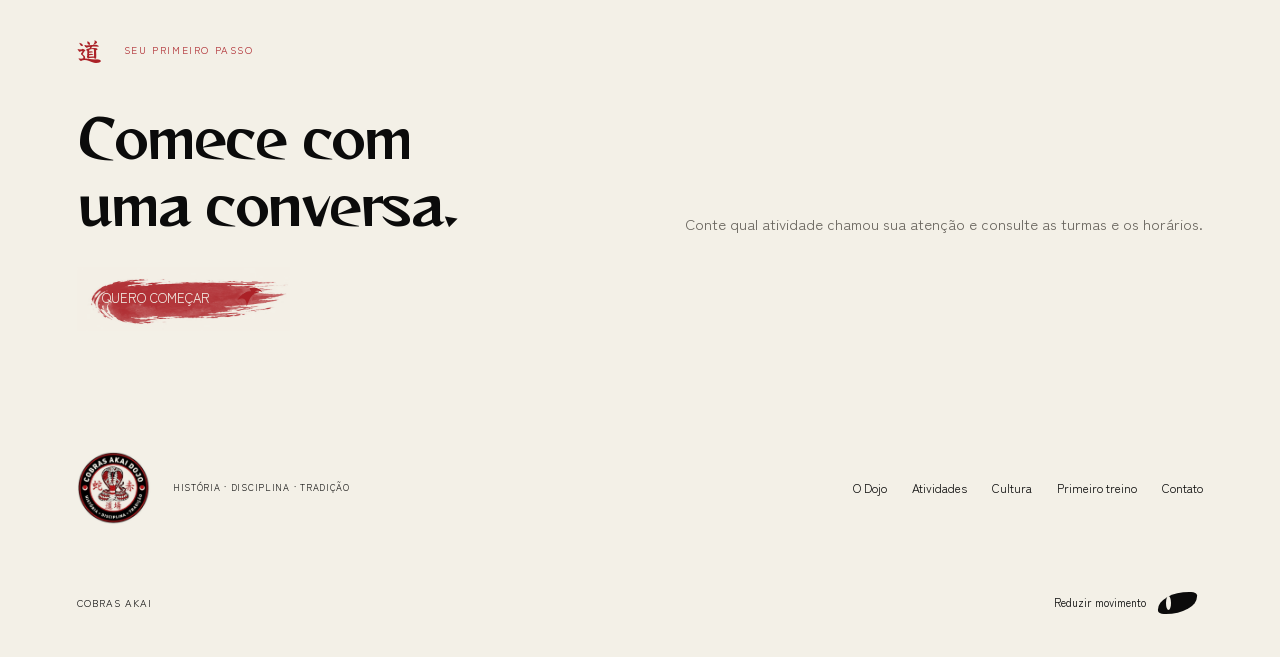
<file: dojo.html>
<!doctype html><html lang="pt-BR"><head><meta charset="utf-8"><meta name="viewport" content="width=device-width,initial-scale=1"><meta name="theme-color" content="#f3f0e7"><meta name="description" content="Conheça o espírito da Cobras Akai e os registros de sua comunidade de karate."><meta name="robots" content="noindex,nofollow"><title>O Dojo — Cobras Akai</title><link rel="icon" type="image/png" sizes="64x64" href="assets/favicon-round.png"><link rel="icon" type="image/svg+xml" href="assets/favicon-round.svg"><link rel="stylesheet" href="site.css?v=mobile-20261006"><script src="site.js" defer></script></head><body class=""><a class="skip" href="#conteudo">Pular para o conteúdo</a><header class="site-header"><a class="site-brand" href="index.html" aria-label="Cobras Akai, início"><img src="assets/emblema.png" width="62" height="62" alt=""><span>COBRAS AKAI<small>Dojo</small></span></a><nav aria-label="Principal"><a href="dojo.html" aria-current="page">O Dojo</a><a href="atividades.html">Atividades</a><a href="blog.html">Cultura</a><a href="primeiro-treino.html">Primeiro treino</a><a href="contato.html">Contato</a></nav><button class="menu-toggle" aria-controls="mobile-menu" aria-expanded="false">Menu <svg class="signal" viewBox="0 0 36 36" aria-hidden="true"><path fill="currentColor" d="M5 6C14 7 16 14 15 29C11 19 10 12 5 6ZM31 6C22 7 20 14 21 29C25 19 26 12 31 6Z"/></svg></button></header><main id="conteudo"><section class="page-head wrap"><p class="section-label">O Dojo</p><h1>Conheça a<br>Cobras Akai.</h1><p>Da sala de casa ao Dojo de hoje: conheça a academia e o Shihan Ivam Silva.</p></section><section class="wrap section top-photo"><figure class="photo "><img src="assets/fotos/tratadas/banner-dojo-escolhido.png" alt="Grupo de praticantes ajoelhados no Dojo" loading="lazy" decoding="async" width="1080" height="654"><figcaption><span>A PRÁTICA REÚNE / COBRAS AKAI</span><button class="photo-open" data-photo="assets/fotos/tratadas/banner-dojo-escolhido.png" data-caption="Grupo de praticantes ajoelhados no Dojo" aria-label="Ampliar: Grupo de praticantes ajoelhados no Dojo"><svg class="signal" viewBox="0 0 36 36" aria-hidden="true"><path fill="currentColor" d="M5 6C14 7 16 14 15 29C11 19 10 12 5 6ZM31 6C22 7 20 14 21 29C25 19 26 12 31 6Z"/></svg><span>Ampliar</span></button></figcaption></figure><div class="editorial-heading after-photo"><h2>Aprender.<br>E seguir aprendendo.</h2><p>A identidade da Cobras Akai reúne história, disciplina e tradição. No Dojo, essas palavras encontram o movimento e as pessoas que fazem parte da prática.</p></div></section><section class="wrap section" id="historia"><p class="section-label"><span></span>NOSSA HISTÓRIA</p><div class="editorial-heading"><h2>Antes do Dojo,<br>a sala de casa.</h2><div><p>A história da Cobras Akai começa em um espaço simples: a sala de casa. Ali, o Shihan Ivam Silva dava suas aulas de karate. O que começou dentro de casa ganhou outros endereços, até chegar à sede atual da academia.</p><p>O Shihan permaneceu à frente desse percurso, ensinando e competindo. Também levou outros praticantes às competições, ampliando a presença da Cobras Akai na comunidade das artes marciais, no Brasil e fora dele.</p><p>As fotografias guardam parte dessa trajetória. Reúnem pessoas, turmas e momentos de diferentes fases da academia. Hoje, a Cobras Akai reúne karate, lutas e fitness, mantendo o karate no centro de sua identidade.</p></div></div></section><section class="wrap section portrait-section"><figure class="photo portrait"><img src="assets/fotos/tratadas/retrato-karate.webp" alt="Retrato de praticante com karategi branco e faixa preta" loading="lazy" decoding="async" width="480" height="600"><figcaption><span>PRESENÇA / ACERVO COBRAS AKAI</span><button class="photo-open" data-photo="assets/fotos/tratadas/retrato-karate.webp" data-caption="Retrato de praticante com karategi branco e faixa preta" aria-label="Ampliar: Retrato de praticante com karategi branco e faixa preta"><svg class="signal" viewBox="0 0 36 36" aria-hidden="true"><path fill="currentColor" d="M5 6C14 7 16 14 15 29C11 19 10 12 5 6ZM31 6C22 7 20 14 21 29C25 19 26 12 31 6Z"/></svg><span>Ampliar</span></button></figcaption></figure><div><span class="large-kanji" lang="ja">道場</span><h2>Shihan<br>Ivam Silva.</h2><p>Professor à frente da Cobras Akai desde as aulas na sala de casa, o Shihan Ivam Silva reúne ensino, prática e participação em competições em sua trajetória.</p><p>Ao longo desse percurso, também levou outros praticantes a competir e a participar da comunidade das artes marciais, no Brasil e fora dele.</p></div></section><section class="wrap section" id="registros"><p class="section-label">REGISTROS DO CAMINHO</p><div class="editorial-heading"><h2>Histórias<br>que ficam.</h2><p>Encontros, prática coletiva e registros de competição fazem parte do acervo da Cobras Akai.</p></div><div class="memory-grid"><figure class="photo "><img src="assets/fotos/tratadas/registro-torneio.webp" alt="Grupo com medalhas e bandeira Cobras Akai no torneio FPK/ACAK" loading="lazy" decoding="async" width="960" height="967"><figcaption><span>II TORNEIO FPK/ACAK · DATA NO PAINEL: 10.12.2023</span><button class="photo-open" data-photo="assets/fotos/tratadas/registro-torneio.webp" data-caption="Grupo com medalhas e bandeira Cobras Akai no torneio FPK/ACAK" aria-label="Ampliar: Grupo com medalhas e bandeira Cobras Akai no torneio FPK/ACAK"><svg class="signal" viewBox="0 0 36 36" aria-hidden="true"><path fill="currentColor" d="M5 6C14 7 16 14 15 29C11 19 10 12 5 6ZM31 6C22 7 20 14 21 29C25 19 26 12 31 6Z"/></svg><span>Ampliar</span></button></figcaption></figure><figure class="photo offset-photo"><img src="assets/fotos/tratadas/grupo-tatami.webp" alt="Grupo de praticantes reunido sobre tatami azul" loading="lazy" decoding="async" width="1440" height="1440"><figcaption><span>ENCONTROS / REGISTRO DO ACERVO</span><button class="photo-open" data-photo="assets/fotos/tratadas/grupo-tatami.webp" data-caption="Grupo de praticantes reunido sobre tatami azul" aria-label="Ampliar: Grupo de praticantes reunido sobre tatami azul"><svg class="signal" viewBox="0 0 36 36" aria-hidden="true"><path fill="currentColor" d="M5 6C14 7 16 14 15 29C11 19 10 12 5 6ZM31 6C22 7 20 14 21 29C25 19 26 12 31 6Z"/></svg><span>Ampliar</span></button></figcaption></figure></div><details class="archive"><summary>Uma publicação do acervo: Ivam da Silva <svg class="signal" viewBox="0 0 36 36" aria-hidden="true"><path fill="currentColor" d="M5 6C14 7 16 14 15 29C11 19 10 12 5 6ZM31 6C22 7 20 14 21 29C25 19 26 12 31 6Z"/></svg></summary><div><img src="projeto/assets/fotos/registro-ivam.webp" alt="Publicação fornecida com o nome Ivam da Silva e referência ao Dojo Cobras Akai" width="1080" height="1350" loading="lazy"><p>Peça original do acervo, preservada como registro. Informações reproduzidas na imagem pertencem à publicação.</p></div></details></section><section class="wrap section" id="acervo-competicoes"><p class="section-label">NO TATAMI E ALÉM</p><div class="editorial-heading"><h2>O treino também<br>deixa lembranças.</h2><p>Encontros, registros de competição e detalhes guardados no acervo da Cobras Akai.</p></div><div class="competition-grid"><figure class="photo archive-photo"><img src="assets/fotos/tratadas/dupla-torneio.webp" alt="Dois praticantes com medalhas diante do painel IV Torneio FPK e ACAK" width="900" height="1600" loading="lazy" decoding="async"><figcaption><span>IV TORNEIO FPK E ACAK</span><button class="photo-open" data-photo="assets/fotos/tratadas/dupla-torneio.webp" data-caption="Dois praticantes com medalhas diante do painel IV Torneio FPK e ACAK" aria-label="Ampliar: Dois praticantes com medalhas diante do painel IV Torneio FPK e ACAK"><svg class="signal" viewBox="0 0 36 36" aria-hidden="true"><path fill="currentColor" d="M5 6C14 7 16 14 15 29C11 19 10 12 5 6ZM31 6C22 7 20 14 21 29C25 19 26 12 31 6Z"/></svg><span>Ampliar</span></button></figcaption></figure><figure class="photo archive-photo"><img src="assets/fotos/tratadas/registro-podio.webp" alt="Praticante com medalhas em um pódio diante de um painel CBK" width="900" height="1600" loading="lazy" decoding="async"><figcaption><span>REGISTRO NO PÓDIO</span><button class="photo-open" data-photo="assets/fotos/tratadas/registro-podio.webp" data-caption="Praticante com medalhas em um pódio diante de um painel CBK" aria-label="Ampliar: Praticante com medalhas em um pódio diante de um painel CBK"><svg class="signal" viewBox="0 0 36 36" aria-hidden="true"><path fill="currentColor" d="M5 6C14 7 16 14 15 29C11 19 10 12 5 6ZM31 6C22 7 20 14 21 29C25 19 26 12 31 6Z"/></svg><span>Ampliar</span></button></figcaption></figure></div><div class="medal-spread"><div><p class="eyebrow">DETALHES DO ACERVO / 2025</p><h3>Uma medalha.<br>Duas faces.</h3><p>O verso registra “WSKA World Championship 2025”, “3rd Place” e “San Fernando (Spain)”. Um detalhe do acervo para ver de perto.</p></div><figure class="photo archive-photo"><img src="assets/fotos/tratadas/medalha-frente.webp" alt="Frente de medalha com a inscrição WSKA 2025" width="900" height="1600" loading="lazy" decoding="async"><figcaption><span>WSKA 2025 / FRENTE</span><button class="photo-open" data-photo="assets/fotos/tratadas/medalha-frente.webp" data-caption="Frente de medalha com a inscrição WSKA 2025" aria-label="Ampliar: Frente de medalha com a inscrição WSKA 2025"><svg class="signal" viewBox="0 0 36 36" aria-hidden="true"><path fill="currentColor" d="M5 6C14 7 16 14 15 29C11 19 10 12 5 6ZM31 6C22 7 20 14 21 29C25 19 26 12 31 6Z"/></svg><span>Ampliar</span></button></figcaption></figure><figure class="photo archive-photo"><img src="assets/fotos/tratadas/medalha-verso.webp" alt="Verso de medalha com inscrição WSKA World Championship 2025, 3rd Place, San Fernando, Spain" width="900" height="1600" loading="lazy" decoding="async"><figcaption><span>WSKA 2025 / VERSO</span><button class="photo-open" data-photo="assets/fotos/tratadas/medalha-verso.webp" data-caption="Verso de medalha com inscrição WSKA World Championship 2025, 3rd Place, San Fernando, Spain" aria-label="Ampliar: Verso de medalha com inscrição WSKA World Championship 2025, 3rd Place, San Fernando, Spain"><svg class="signal" viewBox="0 0 36 36" aria-hidden="true"><path fill="currentColor" d="M5 6C14 7 16 14 15 29C11 19 10 12 5 6ZM31 6C22 7 20 14 21 29C25 19 26 12 31 6Z"/></svg><span>Ampliar</span></button></figcaption></figure></div></section><section class="contact-band wrap"><p class="section-label"><span>道</span>SEU PRIMEIRO PASSO</p><div><h2>Comece com<br>uma conversa.</h2><p>Conte qual atividade chamou sua atenção e consulte as turmas e os horários.</p></div><a class="brush-button" href="https://wa.me/5511998178561?text=Ol%C3%A1!%20Quero%20come%C3%A7ar%20na%20Cobras%20Akai.%20Gostaria%20de%20saber%20sobre%20as%20atividades%2C%20os%20hor%C3%A1rios%20e%20como%20funciona%20a%20primeira%20aula."><span>QUERO COMEÇAR</span><svg class="signal" viewBox="0 0 36 36" aria-hidden="true"><path fill="currentColor" d="M3 19C10 8 20 6 30 11C21 10 18 16 14 27C14 18 11 15 3 19ZM17 5C23 3 30 5 33 10C27 7 24 8 21 11Z"/></svg></a></section></main><footer class="wrap site-footer"><div><img class="footer-emblem" src="assets/emblema.png" alt="Emblema Cobras Akai" width="74" height="74"><p>HISTÓRIA · DISCIPLINA · TRADIÇÃO</p></div><nav aria-label="Rodapé"><a href="dojo.html" aria-current="page">O Dojo</a><a href="atividades.html">Atividades</a><a href="blog.html">Cultura</a><a href="primeiro-treino.html">Primeiro treino</a><a href="contato.html">Contato</a></nav><div class="footer-bottom"><span>COBRAS AKAI</span><button id="motion-toggle" aria-pressed="false">Reduzir movimento <i class="motion-switch" aria-hidden="true"></i></button></div></footer><dialog id="mobile-menu" aria-label="Menu principal"><div class="menu-head"><span>COBRAS AKAI</span><button id="menu-close">Fechar <svg class="signal" viewBox="0 0 36 36" aria-hidden="true"><path fill="currentColor" d="M5 6C14 7 16 14 15 29C11 19 10 12 5 6ZM31 6C22 7 20 14 21 29C25 19 26 12 31 6Z"/></svg></button></div><nav><a href="dojo.html" aria-current="page">O Dojo</a><a href="atividades.html">Atividades</a><a href="blog.html">Cultura</a><a href="primeiro-treino.html">Primeiro treino</a><a href="contato.html">Contato</a></nav><span class="large-kanji" lang="ja">道場</span></dialog><dialog id="photo-dialog" aria-label="Fotografia ampliada"><button id="photo-close">Fechar <svg class="signal" viewBox="0 0 36 36" aria-hidden="true"><path fill="currentColor" d="M5 6C14 7 16 14 15 29C11 19 10 12 5 6ZM31 6C22 7 20 14 21 29C25 19 26 12 31 6Z"/></svg></button><img id="photo-large" alt=""><p id="photo-caption"></p></dialog></body></html>
</file>
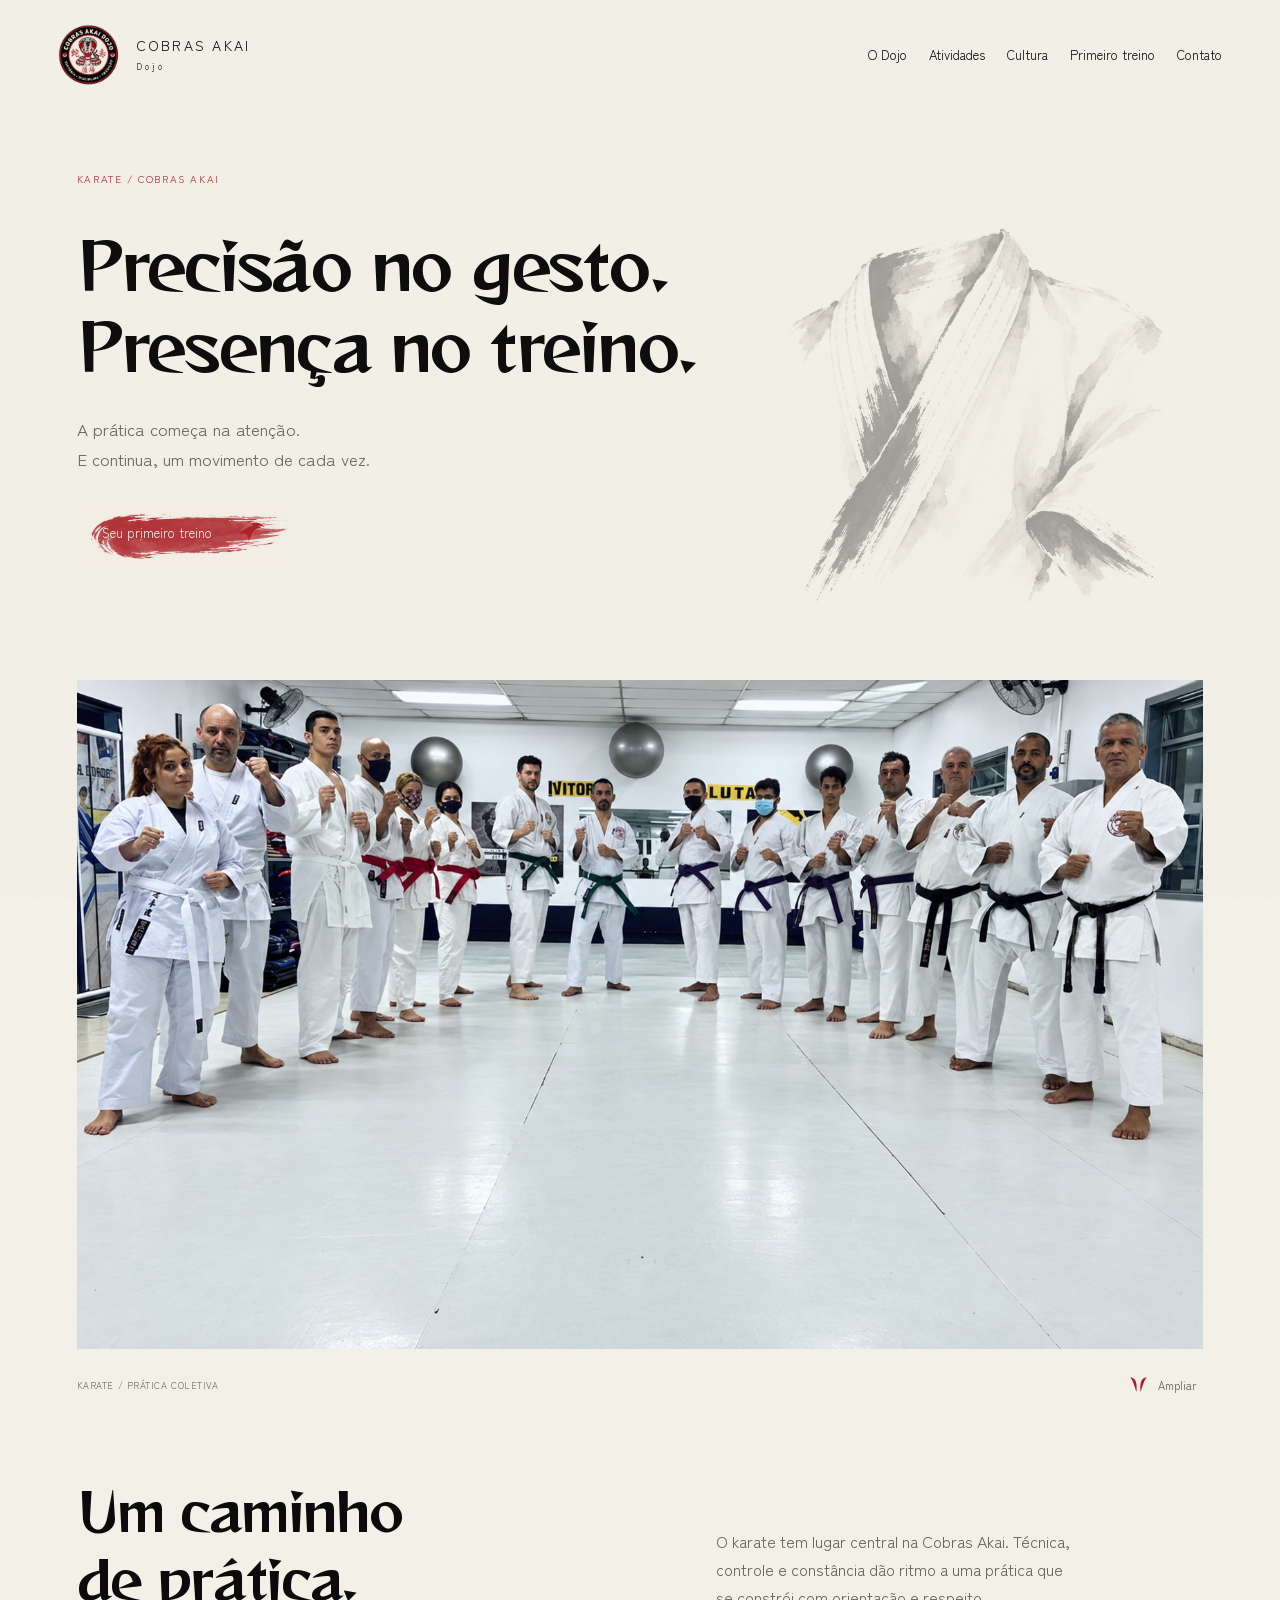
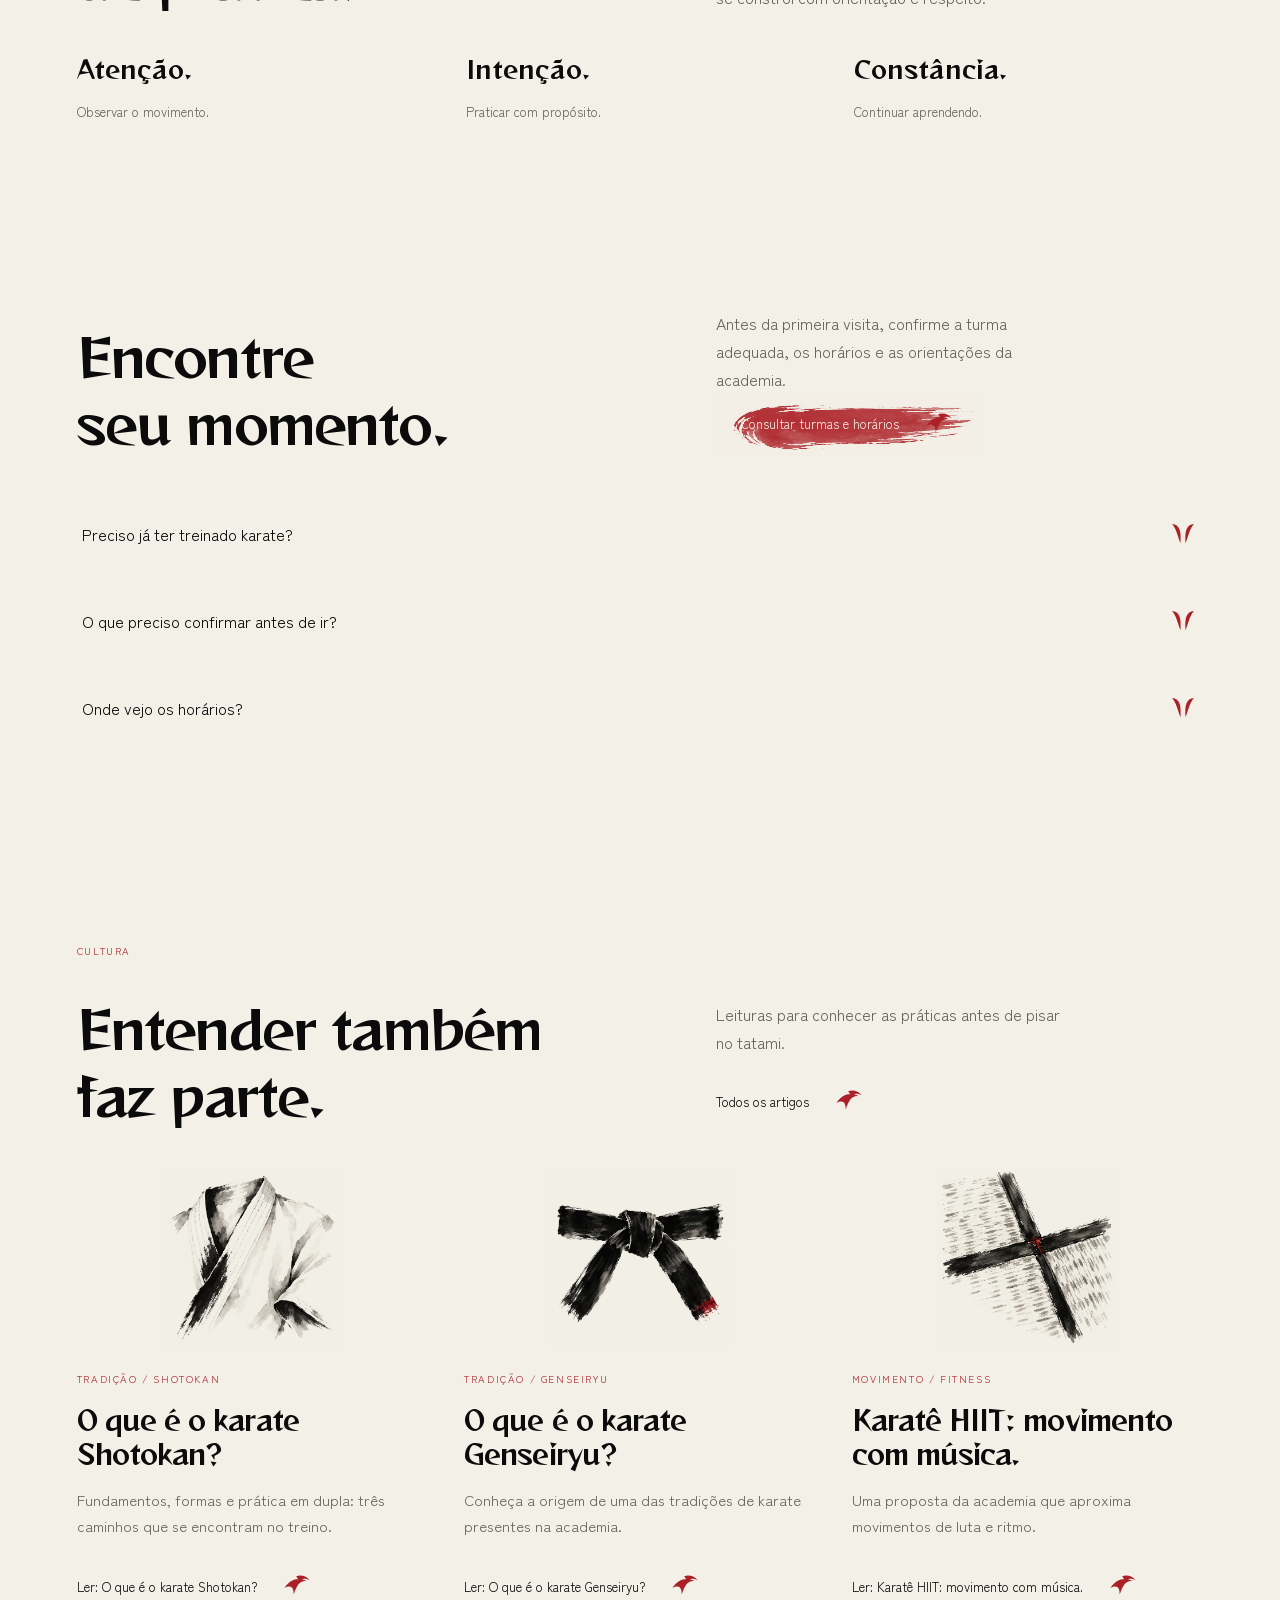
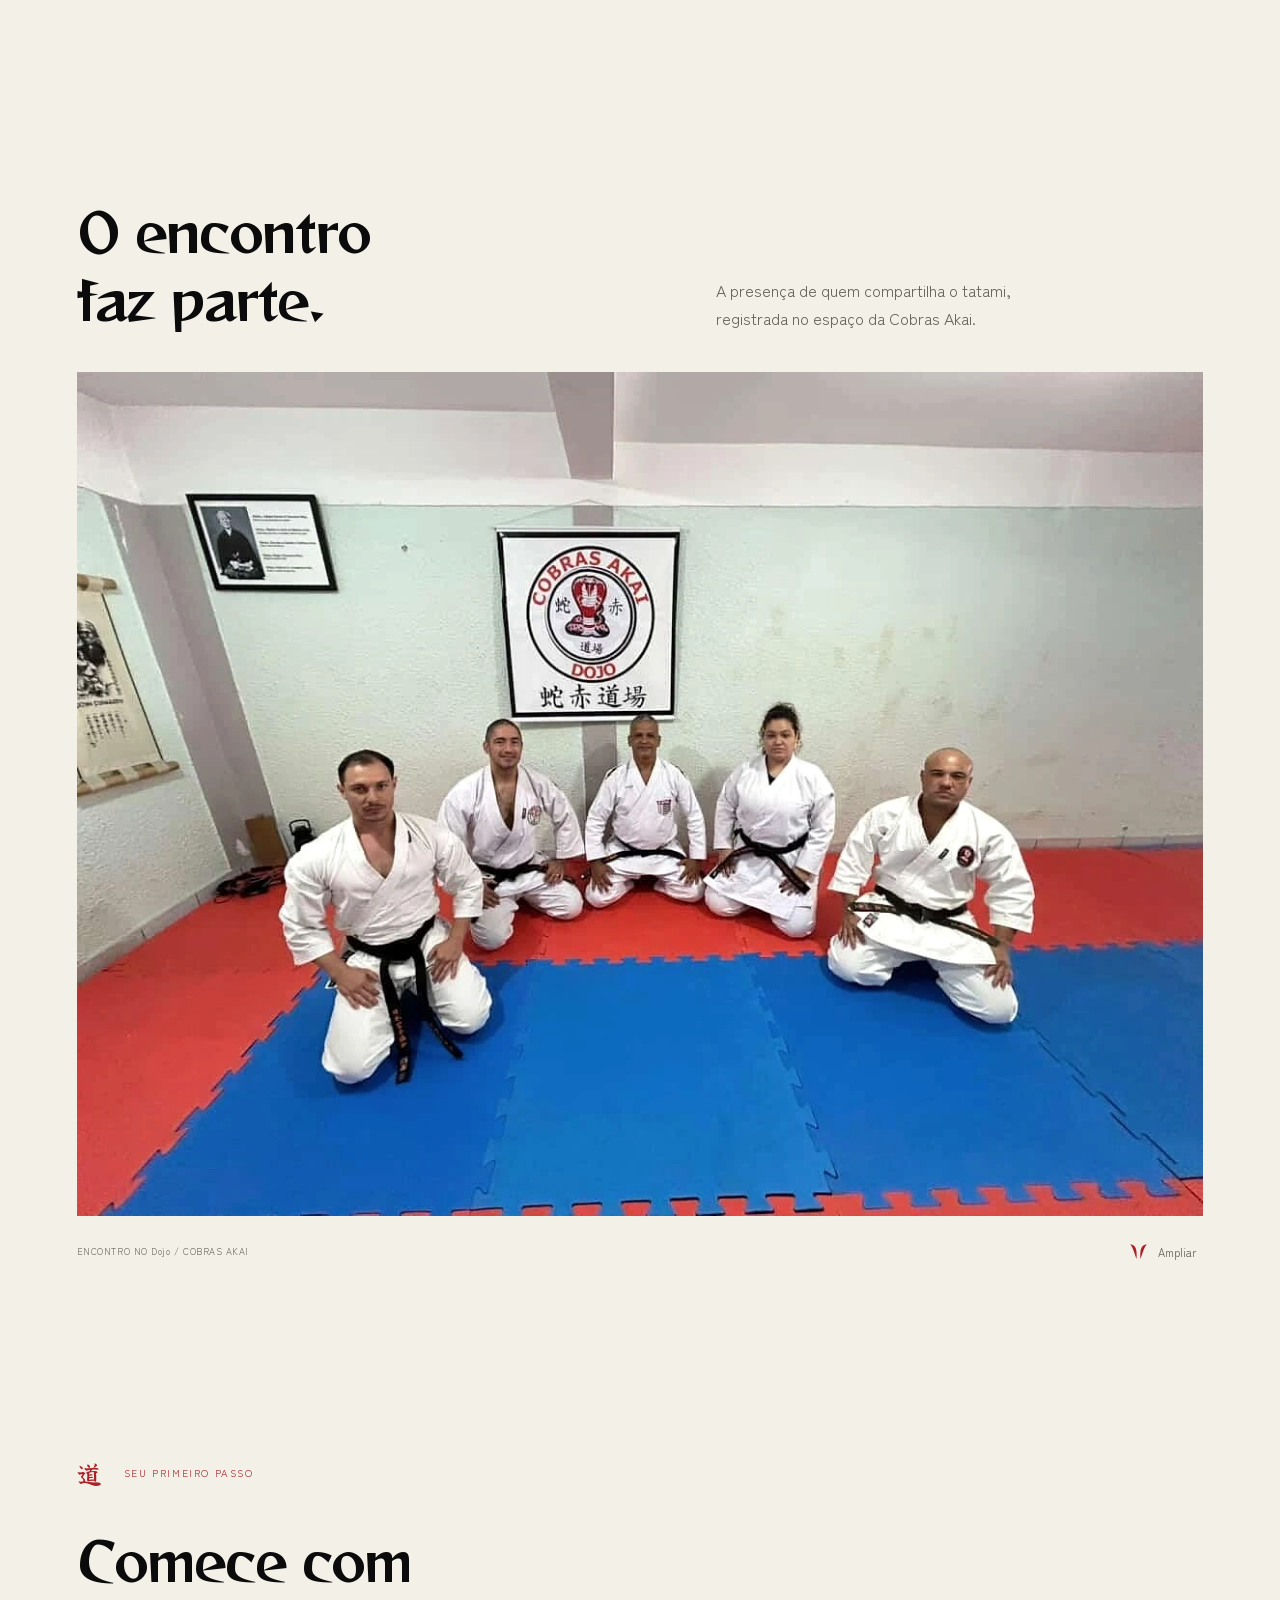
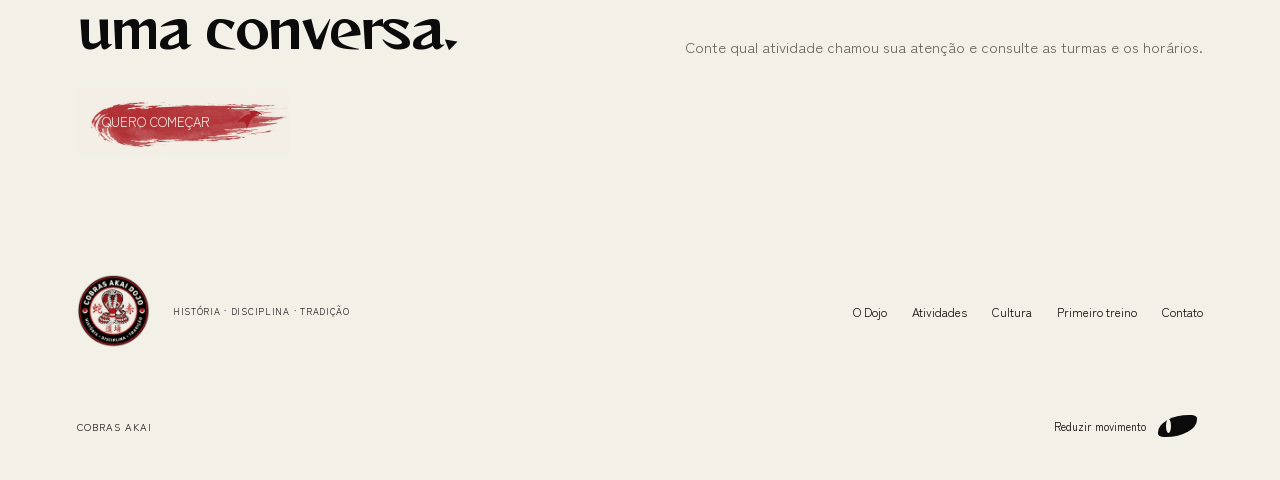
<file: karate.html>
<!doctype html><html lang="pt-BR"><head><meta charset="utf-8"><meta name="viewport" content="width=device-width,initial-scale=1"><meta name="theme-color" content="#f3f0e7"><meta name="description" content="Conheça a prática de karate na Cobras Akai e saiba como preparar sua primeira visita."><meta name="robots" content="noindex,nofollow"><title>Karate — Cobras Akai</title><link rel="icon" type="image/png" sizes="64x64" href="assets/favicon-round.png"><link rel="icon" type="image/svg+xml" href="assets/favicon-round.svg"><link rel="stylesheet" href="site.css?v=mobile-20261006"><script src="site.js" defer></script></head><body class=""><a class="skip" href="#conteudo">Pular para o conteúdo</a><header class="site-header"><a class="site-brand" href="index.html" aria-label="Cobras Akai, início"><img src="assets/emblema.png" width="62" height="62" alt=""><span>COBRAS AKAI<small>Dojo</small></span></a><nav aria-label="Principal"><a href="dojo.html">O Dojo</a><a href="atividades.html">Atividades</a><a href="blog.html">Cultura</a><a href="primeiro-treino.html">Primeiro treino</a><a href="contato.html">Contato</a></nav><button class="menu-toggle" aria-controls="mobile-menu" aria-expanded="false">Menu <svg class="signal" viewBox="0 0 36 36" aria-hidden="true"><path fill="currentColor" d="M5 6C14 7 16 14 15 29C11 19 10 12 5 6ZM31 6C22 7 20 14 21 29C25 19 26 12 31 6Z"/></svg></button></header><main id="conteudo"><section class="karate-hero wrap"><p class="section-label">KARATE / COBRAS AKAI</p><div><h1>Precisão no gesto.<br>Presença no treino.</h1><p>A prática começa na atenção.<br>E continua, um movimento de cada vez.</p><a class="brush-button" href="primeiro-treino.html"><span>Seu primeiro treino</span><svg class="signal" viewBox="0 0 36 36" aria-hidden="true"><path fill="currentColor" d="M3 19C10 8 20 6 30 11C21 10 18 16 14 27C14 18 11 15 3 19ZM17 5C23 3 30 5 33 10C27 7 24 8 21 11Z"/></svg></a></div><div class="karate-ink" data-ink="assets/ink/karategi-nanquim-v02.webp" aria-hidden="true"></div></section><section class="wrap section top-photo"><figure class="photo "><img src="assets/fotos/tratadas/banner-karate-reconstruido-v2.png" alt="Turma de karate em posição de treino" loading="lazy" decoding="async" width="976" height="580"><figcaption><span>KARATE / PRÁTICA COLETIVA</span><button class="photo-open" data-photo="assets/fotos/tratadas/banner-karate-reconstruido-v2.png" data-caption="Turma de karate em posição de treino" aria-label="Ampliar: Turma de karate em posição de treino"><svg class="signal" viewBox="0 0 36 36" aria-hidden="true"><path fill="currentColor" d="M5 6C14 7 16 14 15 29C11 19 10 12 5 6ZM31 6C22 7 20 14 21 29C25 19 26 12 31 6Z"/></svg><span>Ampliar</span></button></figcaption></figure><div class="editorial-heading after-photo"><h2>Um caminho<br>de prática.</h2><p>O karate tem lugar central na Cobras Akai. Técnica, controle e constância dão ritmo a uma prática que se constrói com orientação e respeito.</p></div><div class="principles"><p><b>Atenção.</b><span>Observar o movimento.</span></p><p><b>Intenção.</b><span>Praticar com propósito.</span></p><p><b>Constância.</b><span>Continuar aprendendo.</span></p></div></section><section class="wrap section"><div class="editorial-heading"><h2>Encontre<br>seu momento.</h2><div><p>Antes da primeira visita, confirme a turma adequada, os horários e as orientações da academia.</p><a class="brush-button" href="contato.html"><span>Consultar turmas e horários</span><svg class="signal" viewBox="0 0 36 36" aria-hidden="true"><path fill="currentColor" d="M3 19C10 8 20 6 30 11C21 10 18 16 14 27C14 18 11 15 3 19ZM17 5C23 3 30 5 33 10C27 7 24 8 21 11Z"/></svg></a></div></div><div class="faq"><details><summary>Preciso já ter treinado karate? <svg class="signal" viewBox="0 0 36 36" aria-hidden="true"><path fill="currentColor" d="M5 6C14 7 16 14 15 29C11 19 10 12 5 6ZM31 6C22 7 20 14 21 29C25 19 26 12 31 6Z"/></svg></summary><p>Conte à academia se é seu primeiro contato ou se está retomando a prática. A equipe poderá orientar sobre as turmas disponíveis para seu momento.</p></details><details><summary>O que preciso confirmar antes de ir? <svg class="signal" viewBox="0 0 36 36" aria-hidden="true"><path fill="currentColor" d="M5 6C14 7 16 14 15 29C11 19 10 12 5 6ZM31 6C22 7 20 14 21 29C25 19 26 12 31 6Z"/></svg></summary><p>Horário, turma, vestimenta, materiais e condições da primeira visita. Veja o roteiro para começar.</p><a class="text-link" href="primeiro-treino.html"><span>Orientações para o primeiro treino</span><svg class="signal" viewBox="0 0 36 36" aria-hidden="true"><path fill="currentColor" d="M3 19C10 8 20 6 30 11C21 10 18 16 14 27C14 18 11 15 3 19ZM17 5C23 3 30 5 33 10C27 7 24 8 21 11Z"/></svg></a></details><details><summary>Onde vejo os horários? <svg class="signal" viewBox="0 0 36 36" aria-hidden="true"><path fill="currentColor" d="M5 6C14 7 16 14 15 29C11 19 10 12 5 6ZM31 6C22 7 20 14 21 29C25 19 26 12 31 6Z"/></svg></summary><p>Consulte a grade atual de turmas pelo WhatsApp oficial. A equipe pode orientar sobre os horários disponíveis.</p></details></div></section><section class="wrap section" id="leituras"><p class="section-label">CULTURA</p><div class="editorial-heading"><h2>Entender também<br>faz parte.</h2><div><p>Leituras para conhecer as práticas antes de pisar no tatami.</p><a class="text-link" href="blog.html"><span>Todos os artigos</span><svg class="signal" viewBox="0 0 36 36" aria-hidden="true"><path fill="currentColor" d="M3 19C10 8 20 6 30 11C21 10 18 16 14 27C14 18 11 15 3 19ZM17 5C23 3 30 5 33 10C27 7 24 8 21 11Z"/></svg></a></div></div><div class="journal-grid"><article class="journal-card"><div class="journal-art" style="background-image:url('assets/ink/karategi-nanquim-v02.webp')" aria-hidden="true"></div><p class="eyebrow">TRADIÇÃO / SHOTOKAN</p><h3>O que é o karate Shotokan?</h3><p>Fundamentos, formas e prática em dupla: três caminhos que se encontram no treino.</p><a class="text-link" href="artigo-shotokan.html"><span>Ler: O que é o karate Shotokan?</span><svg class="signal" viewBox="0 0 36 36" aria-hidden="true"><path fill="currentColor" d="M3 19C10 8 20 6 30 11C21 10 18 16 14 27C14 18 11 15 3 19ZM17 5C23 3 30 5 33 10C27 7 24 8 21 11Z"/></svg></a></article><article class="journal-card"><div class="journal-art" style="background-image:url('assets/ink/faixa-nanquim-v02.webp')" aria-hidden="true"></div><p class="eyebrow">TRADIÇÃO / GENSEIRYU</p><h3>O que é o karate Genseiryu?</h3><p>Conheça a origem de uma das tradições de karate presentes na academia.</p><a class="text-link" href="artigo-genseiryu.html"><span>Ler: O que é o karate Genseiryu?</span><svg class="signal" viewBox="0 0 36 36" aria-hidden="true"><path fill="currentColor" d="M3 19C10 8 20 6 30 11C21 10 18 16 14 27C14 18 11 15 3 19ZM17 5C23 3 30 5 33 10C27 7 24 8 21 11Z"/></svg></a></article><article class="journal-card"><div class="journal-art" style="background-image:url('assets/ink/tatami-nanquim-v02.webp')" aria-hidden="true"></div><p class="eyebrow">MOVIMENTO / FITNESS</p><h3>Karatê HIIT: movimento com música.</h3><p>Uma proposta da academia que aproxima movimentos de luta e ritmo.</p><a class="text-link" href="artigo-karate-hiit.html"><span>Ler: Karatê HIIT: movimento com música.</span><svg class="signal" viewBox="0 0 36 36" aria-hidden="true"><path fill="currentColor" d="M3 19C10 8 20 6 30 11C21 10 18 16 14 27C14 18 11 15 3 19ZM17 5C23 3 30 5 33 10C27 7 24 8 21 11Z"/></svg></a></article></div></section><section class="wrap section"><div class="editorial-heading"><h2>O encontro<br>faz parte.</h2><p>A presença de quem compartilha o tatami, registrada no espaço da Cobras Akai.</p></div><figure class="photo archive-photo"><img src="assets/fotos/tratadas/encontro-faixas.webp" alt="Cinco praticantes ajoelhados diante do emblema Cobras Akai" width="1166" height="874" loading="lazy" decoding="async"><figcaption><span>ENCONTRO NO Dojo / COBRAS AKAI</span><button class="photo-open" data-photo="assets/fotos/tratadas/encontro-faixas.webp" data-caption="Cinco praticantes ajoelhados diante do emblema Cobras Akai" aria-label="Ampliar: Cinco praticantes ajoelhados diante do emblema Cobras Akai"><svg class="signal" viewBox="0 0 36 36" aria-hidden="true"><path fill="currentColor" d="M5 6C14 7 16 14 15 29C11 19 10 12 5 6ZM31 6C22 7 20 14 21 29C25 19 26 12 31 6Z"/></svg><span>Ampliar</span></button></figcaption></figure></section><section class="contact-band wrap"><p class="section-label"><span>道</span>SEU PRIMEIRO PASSO</p><div><h2>Comece com<br>uma conversa.</h2><p>Conte qual atividade chamou sua atenção e consulte as turmas e os horários.</p></div><a class="brush-button" href="https://wa.me/5511998178561?text=Ol%C3%A1!%20Quero%20come%C3%A7ar%20na%20Cobras%20Akai.%20Gostaria%20de%20saber%20sobre%20as%20atividades%2C%20os%20hor%C3%A1rios%20e%20como%20funciona%20a%20primeira%20aula."><span>QUERO COMEÇAR</span><svg class="signal" viewBox="0 0 36 36" aria-hidden="true"><path fill="currentColor" d="M3 19C10 8 20 6 30 11C21 10 18 16 14 27C14 18 11 15 3 19ZM17 5C23 3 30 5 33 10C27 7 24 8 21 11Z"/></svg></a></section></main><footer class="wrap site-footer"><div><img class="footer-emblem" src="assets/emblema.png" alt="Emblema Cobras Akai" width="74" height="74"><p>HISTÓRIA · DISCIPLINA · TRADIÇÃO</p></div><nav aria-label="Rodapé"><a href="dojo.html">O Dojo</a><a href="atividades.html">Atividades</a><a href="blog.html">Cultura</a><a href="primeiro-treino.html">Primeiro treino</a><a href="contato.html">Contato</a></nav><div class="footer-bottom"><span>COBRAS AKAI</span><button id="motion-toggle" aria-pressed="false">Reduzir movimento <i class="motion-switch" aria-hidden="true"></i></button></div></footer><dialog id="mobile-menu" aria-label="Menu principal"><div class="menu-head"><span>COBRAS AKAI</span><button id="menu-close">Fechar <svg class="signal" viewBox="0 0 36 36" aria-hidden="true"><path fill="currentColor" d="M5 6C14 7 16 14 15 29C11 19 10 12 5 6ZM31 6C22 7 20 14 21 29C25 19 26 12 31 6Z"/></svg></button></div><nav><a href="dojo.html">O Dojo</a><a href="atividades.html">Atividades</a><a href="blog.html">Cultura</a><a href="primeiro-treino.html">Primeiro treino</a><a href="contato.html">Contato</a></nav><span class="large-kanji" lang="ja">道場</span></dialog><dialog id="photo-dialog" aria-label="Fotografia ampliada"><button id="photo-close">Fechar <svg class="signal" viewBox="0 0 36 36" aria-hidden="true"><path fill="currentColor" d="M5 6C14 7 16 14 15 29C11 19 10 12 5 6ZM31 6C22 7 20 14 21 29C25 19 26 12 31 6Z"/></svg></button><img id="photo-large" alt=""><p id="photo-caption"></p></dialog></body></html>
</file>
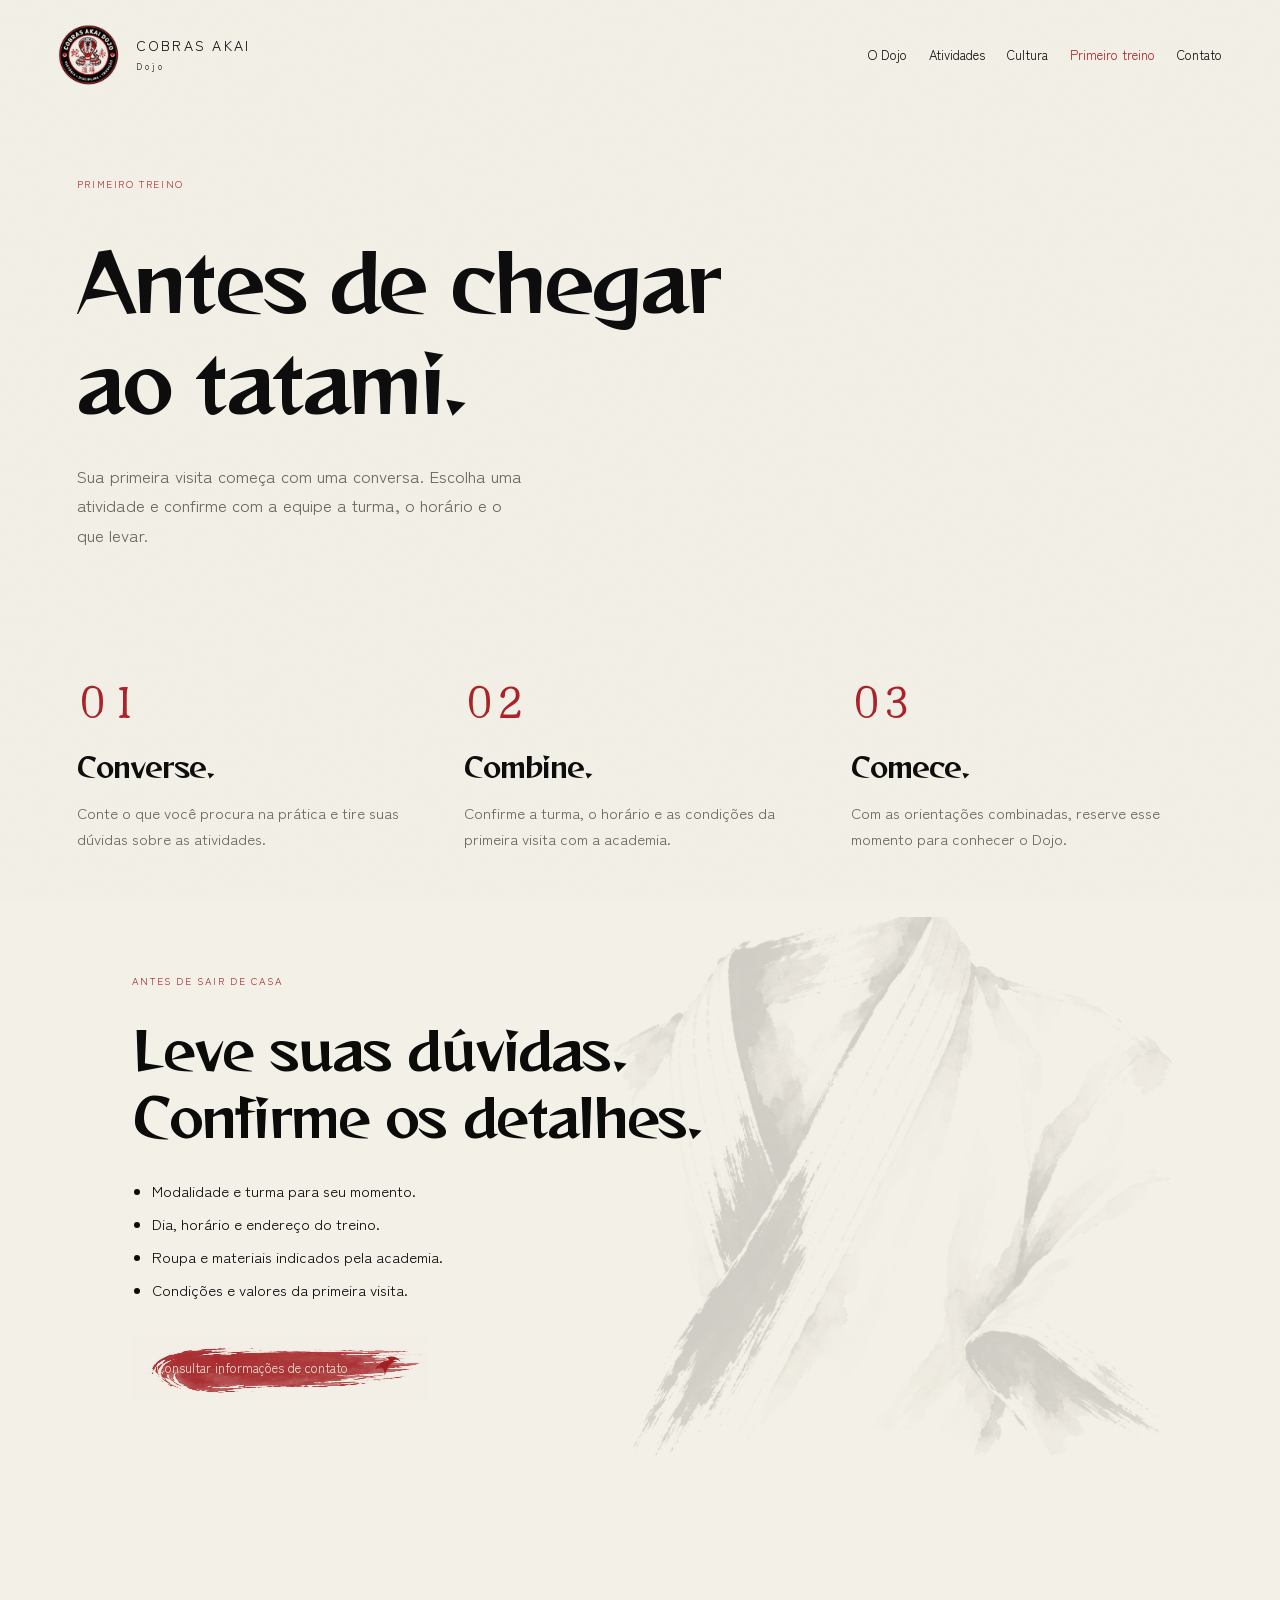
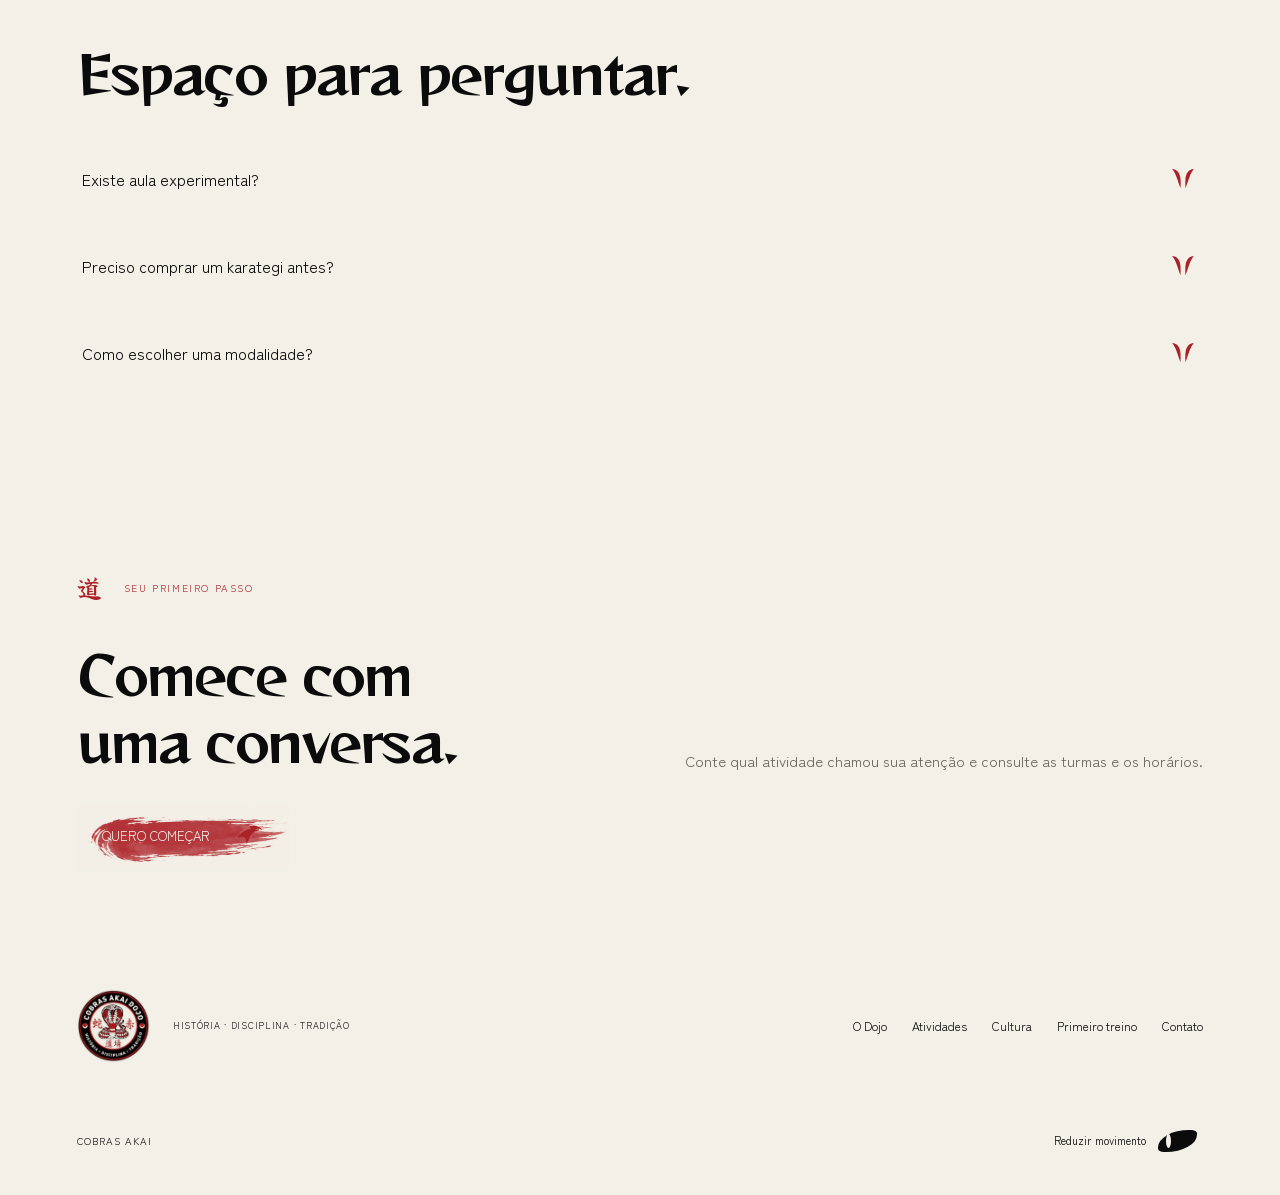
<file: primeiro-treino.html>
<!doctype html><html lang="pt-BR"><head><meta charset="utf-8"><meta name="viewport" content="width=device-width,initial-scale=1"><meta name="theme-color" content="#f3f0e7"><meta name="description" content="Prepare sua primeira visita à Cobras Akai: saiba quais informações combinar antes de começar."><meta name="robots" content="noindex,nofollow"><title>Primeiro treino — Cobras Akai</title><link rel="icon" type="image/png" sizes="64x64" href="assets/favicon-round.png"><link rel="icon" type="image/svg+xml" href="assets/favicon-round.svg"><link rel="stylesheet" href="site.css?v=mobile-20261006"><script src="site.js" defer></script></head><body class=""><a class="skip" href="#conteudo">Pular para o conteúdo</a><header class="site-header"><a class="site-brand" href="index.html" aria-label="Cobras Akai, início"><img src="assets/emblema.png" width="62" height="62" alt=""><span>COBRAS AKAI<small>Dojo</small></span></a><nav aria-label="Principal"><a href="dojo.html">O Dojo</a><a href="atividades.html">Atividades</a><a href="blog.html">Cultura</a><a href="primeiro-treino.html" aria-current="page">Primeiro treino</a><a href="contato.html">Contato</a></nav><button class="menu-toggle" aria-controls="mobile-menu" aria-expanded="false">Menu <svg class="signal" viewBox="0 0 36 36" aria-hidden="true"><path fill="currentColor" d="M5 6C14 7 16 14 15 29C11 19 10 12 5 6ZM31 6C22 7 20 14 21 29C25 19 26 12 31 6Z"/></svg></button></header><main id="conteudo"><section class="page-head wrap"><p class="section-label">PRIMEIRO TREINO</p><h1>Antes de chegar<br>ao tatami.</h1><p>Sua primeira visita começa com uma conversa. Escolha uma atividade e confirme com a equipe a turma, o horário e o que levar.</p></section><section class="wrap section visit-steps"><ol class="steps"><li><span>01</span><h3>Converse.</h3><p>Conte o que você procura na prática e tire suas dúvidas sobre as atividades.</p></li><li><span>02</span><h3>Combine.</h3><p>Confirme a turma, o horário e as condições da primeira visita com a academia.</p></li><li><span>03</span><h3>Comece.</h3><p>Com as orientações combinadas, reserve esse momento para conhecer o Dojo.</p></li></ol><div class="visit-note"><div class="visit-art" aria-hidden="true"></div><p class="eyebrow">ANTES DE SAIR DE CASA</p><h2>Leve suas dúvidas.<br>Confirme os detalhes.</h2><ul><li>Modalidade e turma para seu momento.</li><li>Dia, horário e endereço do treino.</li><li>Roupa e materiais indicados pela academia.</li><li>Condições e valores da primeira visita.</li></ul><a class="brush-button" href="contato.html"><span>Consultar informações de contato</span><svg class="signal" viewBox="0 0 36 36" aria-hidden="true"><path fill="currentColor" d="M3 19C10 8 20 6 30 11C21 10 18 16 14 27C14 18 11 15 3 19ZM17 5C23 3 30 5 33 10C27 7 24 8 21 11Z"/></svg></a></div></section><section class="wrap section"><h2>Espaço para perguntar.</h2><div class="faq"><details><summary>Existe aula experimental? <svg class="signal" viewBox="0 0 36 36" aria-hidden="true"><path fill="currentColor" d="M5 6C14 7 16 14 15 29C11 19 10 12 5 6ZM31 6C22 7 20 14 21 29C25 19 26 12 31 6Z"/></svg></summary><p>A disponibilidade e as condições da primeira aula precisam ser confirmadas com a academia antes da visita.</p></details><details><summary>Preciso comprar um karategi antes? <svg class="signal" viewBox="0 0 36 36" aria-hidden="true"><path fill="currentColor" d="M5 6C14 7 16 14 15 29C11 19 10 12 5 6ZM31 6C22 7 20 14 21 29C25 19 26 12 31 6Z"/></svg></summary><p>Confirme a vestimenta indicada para a primeira experiência antes de comprar equipamentos.</p></details><details><summary>Como escolher uma modalidade? <svg class="signal" viewBox="0 0 36 36" aria-hidden="true"><path fill="currentColor" d="M5 6C14 7 16 14 15 29C11 19 10 12 5 6ZM31 6C22 7 20 14 21 29C25 19 26 12 31 6Z"/></svg></summary><p>Comece pelo que você quer conhecer e pelo tempo que pode dedicar à prática. Consulte as atividades e turmas disponíveis.</p><a class="text-link" href="atividades.html"><span>Explorar as práticas</span><svg class="signal" viewBox="0 0 36 36" aria-hidden="true"><path fill="currentColor" d="M3 19C10 8 20 6 30 11C21 10 18 16 14 27C14 18 11 15 3 19ZM17 5C23 3 30 5 33 10C27 7 24 8 21 11Z"/></svg></a></details></div></section><section class="contact-band wrap"><p class="section-label"><span>道</span>SEU PRIMEIRO PASSO</p><div><h2>Comece com<br>uma conversa.</h2><p>Conte qual atividade chamou sua atenção e consulte as turmas e os horários.</p></div><a class="brush-button" href="https://wa.me/5511998178561?text=Ol%C3%A1!%20Quero%20come%C3%A7ar%20na%20Cobras%20Akai.%20Gostaria%20de%20saber%20sobre%20as%20atividades%2C%20os%20hor%C3%A1rios%20e%20como%20funciona%20a%20primeira%20aula."><span>QUERO COMEÇAR</span><svg class="signal" viewBox="0 0 36 36" aria-hidden="true"><path fill="currentColor" d="M3 19C10 8 20 6 30 11C21 10 18 16 14 27C14 18 11 15 3 19ZM17 5C23 3 30 5 33 10C27 7 24 8 21 11Z"/></svg></a></section></main><footer class="wrap site-footer"><div><img class="footer-emblem" src="assets/emblema.png" alt="Emblema Cobras Akai" width="74" height="74"><p>HISTÓRIA · DISCIPLINA · TRADIÇÃO</p></div><nav aria-label="Rodapé"><a href="dojo.html">O Dojo</a><a href="atividades.html">Atividades</a><a href="blog.html">Cultura</a><a href="primeiro-treino.html" aria-current="page">Primeiro treino</a><a href="contato.html">Contato</a></nav><div class="footer-bottom"><span>COBRAS AKAI</span><button id="motion-toggle" aria-pressed="false">Reduzir movimento <i class="motion-switch" aria-hidden="true"></i></button></div></footer><dialog id="mobile-menu" aria-label="Menu principal"><div class="menu-head"><span>COBRAS AKAI</span><button id="menu-close">Fechar <svg class="signal" viewBox="0 0 36 36" aria-hidden="true"><path fill="currentColor" d="M5 6C14 7 16 14 15 29C11 19 10 12 5 6ZM31 6C22 7 20 14 21 29C25 19 26 12 31 6Z"/></svg></button></div><nav><a href="dojo.html">O Dojo</a><a href="atividades.html">Atividades</a><a href="blog.html">Cultura</a><a href="primeiro-treino.html" aria-current="page">Primeiro treino</a><a href="contato.html">Contato</a></nav><span class="large-kanji" lang="ja">道場</span></dialog><dialog id="photo-dialog" aria-label="Fotografia ampliada"><button id="photo-close">Fechar <svg class="signal" viewBox="0 0 36 36" aria-hidden="true"><path fill="currentColor" d="M5 6C14 7 16 14 15 29C11 19 10 12 5 6ZM31 6C22 7 20 14 21 29C25 19 26 12 31 6Z"/></svg></button><img id="photo-large" alt=""><p id="photo-caption"></p></dialog></body></html>
</file>
<file: versoes/versoes.css>
@font-face{font-family:Zen;src:url('../assets/fonts/zen.woff2')}@font-face{font-family:Reggae;src:url('../assets/fonts/reggae.woff2')}@font-face{font-family:Yuji;src:url('../assets/fonts/yuji.woff2')}*{box-sizing:border-box}html{scroll-behavior:smooth;scroll-padding-top:90px}body{margin:0;background:#f3f0e7;color:#0b0b0b;font:16px/1.75 Zen,sans-serif}a{color:inherit;text-decoration:none}img{display:block;max-width:100%}h1,h2,h3,p,figure{margin:0}h1,h2,h3{font-weight:400;line-height:1.16;letter-spacing:-.035em}h2{font-size:45px}h3{font-size:27px}em{font-style:normal;color:#ab2127}a:focus-visible{outline:2px solid #ab2127;outline-offset:5px}.skip{position:fixed;top:-90px;z-index:100;background:#fff;padding:15px}.skip:focus{top:0}.content{width:min(1200px,86%);margin:auto}.compare{display:flex;align-items:center;justify-content:center;gap:25px;background:#e4ddd0;color:#292722;padding:12px 4%;font-size:11px;position:sticky;top:0;z-index:20;min-height:52px}.compare>span{font-size:8px;letter-spacing:.15em}.compare a{padding:6px 0}.compare a[aria-current]{color:#ab2127;font-weight:bold}.compare .original{margin-left:auto;font-size:10px}.masthead{display:flex;justify-content:space-between;align-items:center;padding-block:23px;gap:30px}.brand{display:flex;align-items:center;gap:14px;font-size:11px;letter-spacing:.13em}.brand img{border-radius:50%}.brand small{display:block;font-size:8px;letter-spacing:.2em}.masthead nav{display:flex;gap:30px;font-size:12px}.signature{position:relative;aspect-ratio:1774/240;overflow:hidden;mix-blend-mode:multiply}.signature img{position:absolute;width:100%;max-width:none;top:-95.833%}.tag{font-size:9px;letter-spacing:.17em;color:#ab2127;margin-bottom:20px}.action{display:inline-flex;align-items:center;gap:25px;padding:12px 0;min-height:48px;font-size:13px}.action svg,.readings svg{width:25px;height:25px;flex-shrink:0;color:#ab2127;transition:transform .4s cubic-bezier(.2,.8,.2,1)}.action:hover svg,.readings a:hover svg{transform:translateX(5px)}.action.strong{background:#ab2127;color:#f3f0e7;padding:15px 24px;border-radius:1px 1px 25px 1px}.action.strong svg{color:inherit}.section{padding-block:75px}figure img{width:100%;height:auto}figcaption{font-size:8px;letter-spacing:.12em;margin-top:13px;color:#625e56}.activities{display:grid;grid-template-columns:repeat(3,1fr);gap:65px;margin-top:45px}.activities p:not(.tag){font-size:15px;color:#625e56;margin:20px 0;max-width:32ch}.readings{display:grid;grid-template-columns:repeat(3,1fr);gap:55px;margin-top:35px}.readings h3{font-size:25px}.readings p{font-size:14px;color:#625e56;margin-top:15px}.readings a>span{display:flex;align-items:center;gap:15px;font-size:12px;margin-top:20px}.contact{display:grid;grid-template-columns:1.2fr 1fr;gap:80px;padding-block:75px}.contact h2{margin-bottom:30px}.contact>div:last-child{padding-top:30px}.contact p:not(.tag){margin-bottom:15px}.contact small{font-size:12px;color:#625e56;display:block}.contact>div:last-child .action{margin-top:15px}footer{display:flex;justify-content:space-between;gap:30px;font-size:9px;padding-block:35px}
/* Pergaminho: composição vertical, margem ilustrada e acervo sobre papel. */
.pergaminho{background:#f3f0e7}.pergaminho:before{content:'';position:fixed;inset:0;pointer-events:none;z-index:30;opacity:.04;background:url("data:image/svg+xml,%3Csvg xmlns='http://www.w3.org/2000/svg' width='150' height='150'%3E%3Cfilter id='n'%3E%3CfeTurbulence type='fractalNoise' baseFrequency='.7' numOctaves='3'/%3E%3C/filter%3E%3Cpath fill='%235c5249' filter='url(%23n)' d='M0 0h150v150H0z'/%3E%3C/svg%3E")}.scroll-cover{position:relative;overflow:hidden;padding:25px 0 75px;min-height:850px}.scroll-cover>.tag{text-align:center}.scroll-cover .signature{width:85%;margin:0 auto 50px;z-index:2}.scroll-heading{position:relative;z-index:2;padding-left:8%;display:flex;gap:28px;align-items:start}.scroll-heading>span{font:42px Yuji,serif;color:#ab2127;writing-mode:vertical-rl;padding-top:10px}.scroll-heading h1{font:clamp(45px,5vw,70px)/1.3 Reggae,serif;letter-spacing:-.04em}.scroll-snake{position:absolute;width:45%;right:-5%;top:210px;mix-blend-mode:multiply;opacity:.65;mask-image:linear-gradient(0deg,transparent,#000 25%);pointer-events:none}.scroll-intro{position:relative;z-index:2;margin:30px 0 0 14%;font-size:15px;color:#625e56}.scroll-intro .action{margin-top:23px}.scroll-history{padding-top:10px}.pergaminho h2{font-family:Reggae,serif;font-size:39px;line-height:1.35}.pergaminho h3{font-family:Reggae,serif;font-size:25px;line-height:1.4}.section-title{margin-left:7%;margin-bottom:40px}.history-layout{display:grid;grid-template-columns:1.3fr .7fr;gap:75px;align-items:center}.history-layout>div>p{font-size:16px;color:#625e56;max-width:34ch}.ink-belt{width:80%;mix-blend-mode:multiply;margin-top:25px}.paper-photo{max-width:850px;padding-block:35px}.pergaminho .contact{background:#e4ddd050;padding:45px;margin-block:25px}
/* Sóbrio: fotografia integral, marca pequena e hierarquia silenciosa. */
.sobrio{background:#f6f5f0}.sobrio .masthead{padding-block:25px}.quiet-photo{width:min(1440px,94%);margin:auto}.quiet-photo img{width:100%;height:auto}.quiet-caption{display:flex;justify-content:space-between;font-size:8px;letter-spacing:.14em;margin-top:16px;color:#625e56}.quiet-title{display:grid;grid-template-columns:1.3fr .7fr;gap:70px;padding-block:38px 45px;align-items:end}.quiet-title h1{font-size:clamp(33px,3.8vw,52px);font-weight:600;line-height:1.25}.quiet-title p{font-size:15px;color:#625e56;margin-bottom:20px}.sobrio h2{font-size:39px;font-weight:600;line-height:1.3}.sobrio h3{font-size:25px;font-weight:600}.quiet-about{display:grid;grid-template-columns:.85fr 1.15fr;gap:95px;align-items:center}.quiet-about>div>p:not(.tag){font-size:16px;color:#625e56;margin:25px 0}.quiet-practice{background:#eae8e1}.sobrio .action.strong{border-radius:0 0 22px 0;background:#171916}.sobrio .contact{padding-top:30px}
/* Luta: cartaz tipográfico, massa vermelha, escala e corte de cor. */
.luta{background:#111210;color:#f3f0e7}.luta .masthead{background:#111210}.luta .compare{background:#f3f0e7}.fight-cover{background:#ab2127;color:#f3f0e7;overflow:hidden}.fight-cover>.content{position:relative;padding-block:35px 45px}.fight-cover .signature{filter:invert(1);mix-blend-mode:screen;width:68%;position:relative;z-index:2;margin-bottom:22px}.fight-disciplines{font-size:10px;letter-spacing:.2em;position:relative;z-index:2}.fight-cover h1{font:clamp(58px,8.3vw,115px)/1.04 Reggae,serif;letter-spacing:-.06em;position:relative;z-index:2;margin:32px 0}.fight-cover h1>span{color:#111210}.fight-snake{position:absolute;right:-6%;top:80px;width:46%;mix-blend-mode:multiply;opacity:.85;pointer-events:none}.fight-invite{display:flex;gap:50px;align-items:center;position:relative;z-index:2}.fight-invite>p{font-size:11px;letter-spacing:.1em}.fight-invite .strong{background:#111210}.fight-strip{display:flex;justify-content:space-around;gap:25px;padding:23px 5%;font:18px Reggae,serif;background:#f3f0e7;color:#111210}.luta h2{font:clamp(38px,4.4vw,59px)/1.15 Reggae,serif}.luta h3{font:26px/1.4 Reggae,serif}.luta .tag{color:#e18d92}.luta .activities{gap:45px}.luta .activities p:not(.tag){color:#beb9ae}.luta .activities article:first-child{background:#22241e;padding:25px;margin:-25px}.fight-history{display:grid;grid-template-columns:1.1fr 1fr;gap:75px;align-items:center;padding-top:20px}.fight-history>div>p:not(.tag){font-size:16px;color:#beb9ae;margin:25px 0}.luta figcaption{color:#bfb9af}.fight-reading{background:#e4ddd0;color:#111210}.fight-reading .tag{color:#ab2127}.luta .contact small{color:#bfb9af}.luta .contact .tag{color:#e18d92}.luta .action svg{color:#e18d92}.luta .strong svg{color:#f3f0e7}.luta .readings svg{color:#ab2127}
@media(max-width:800px){html{scroll-padding-top:120px}.compare{gap:3px 18px;justify-content:start;flex-wrap:wrap;padding:9px 7%;font-size:10px}.compare>span{width:100%;font-size:7px}.compare .original{display:none}.content{width:86%}.masthead{display:block;padding-block:18px}.brand img{width:40px;height:40px}.brand{font-size:10px}.masthead nav{margin-top:17px;gap:24px;font-size:11px}.section{padding-block:45px}h2{font-size:33px}.activities,.readings{grid-template-columns:1fr;gap:28px;margin-top:30px}.activities p:not(.tag){margin-block:13px;max-width:none}.activities h3 br{display:initial}.contact{grid-template-columns:1fr;gap:10px;padding-block:40px}.contact>div:last-child{padding-top:15px}footer{display:block;font-size:8px}footer>a{display:block;margin-top:15px}.scroll-cover{min-height:690px;padding-top:15px;padding-bottom:45px}.scroll-cover .signature{width:100%;margin-bottom:38px}.scroll-heading{padding:0;gap:15px}.scroll-heading>span{font-size:27px}.scroll-heading h1{font-size:36px;line-height:1.38}.scroll-snake{width:63%;right:-20%;top:240px;opacity:.24}.scroll-intro{margin-left:0;margin-top:28px;font-size:14px;max-width:26ch}.scroll-cover>.tag{font-size:8px;text-align:left}.section-title{margin-left:0;margin-bottom:25px}.history-layout{grid-template-columns:1fr;gap:25px}.history-layout>div>p{max-width:none;font-size:15px}.ink-belt{width:55%;margin:15px 0 0 auto}.pergaminho h2{font-size:31px}.pergaminho h3{font-size:23px}.paper-photo{padding-block:10px}.pergaminho .contact{padding:25px}.quiet-photo{width:100%}.quiet-caption{font-size:7px;gap:20px}.quiet-title{grid-template-columns:1fr;gap:25px;padding-block:28px}.quiet-title h1{font-size:33px}.quiet-title p{font-size:14px}.quiet-about{grid-template-columns:1fr;gap:25px}.sobrio h2{font-size:31px}.sobrio h3{font-size:24px}.quiet-about>div>p:not(.tag){font-size:15px}.fight-cover .signature{width:100%;margin-bottom:22px}.fight-cover h1{font-size:51px;margin-block:30px}.fight-snake{width:75%;right:-38%;top:120px;opacity:.48}.fight-invite{display:block}.fight-invite .action{margin-top:18px}.fight-strip{font-size:10px;padding:18px 5%;gap:12px}.luta h2{font-size:35px}.luta h3{font-size:23px}.luta .activities{gap:30px}.luta .activities article:first-child{padding:20px;margin:0 -20px}.fight-history{grid-template-columns:1fr;gap:25px}.fight-history>div>p:not(.tag){font-size:15px}.luta .action{font-size:12px}}
@media(prefers-reduced-motion:reduce){html{scroll-behavior:auto}*{transition:none!important}}

/* Abertura da direção escolhida: convite, assinatura e contato. */
.pergaminho .scroll-cover{min-height:0;padding-bottom:75px}
.pergaminho .scroll-cover .signature{width:76%;margin-bottom:30px}
.pergaminho .scroll-heading h1{font-size:clamp(38px,4.3vw,60px);line-height:1.25}
.pergaminho .scroll-intro{margin-top:24px;max-width:570px}
.pergaminho .hero-values{font-size:10px;letter-spacing:.18em;color:#ab2127;margin-bottom:15px}
.pergaminho .hero-promise{font-size:21px;line-height:1.5;color:#171916;margin-bottom:13px}
.pergaminho .hero-details{font-size:15px;line-height:1.7;max-width:43ch}
.pergaminho .hero-actions{display:flex;gap:24px;align-items:center;flex-wrap:wrap;margin-top:22px}
.pergaminho .hero-actions .action{margin-top:0}
.pergaminho .hero-guidance{font-size:12px;line-height:1.6;max-width:46ch;margin-top:14px}
.pergaminho .scroll-snake{top:200px;width:38%;right:-7%}
@media(max-width:800px){
.pergaminho .scroll-cover{padding-bottom:50px}
.pergaminho .scroll-cover .signature{width:100%;margin-bottom:28px}
.pergaminho .scroll-heading h1{font-size:32px}
.pergaminho .scroll-heading{gap:12px}
.pergaminho .scroll-intro{max-width:none;margin-top:24px}
.pergaminho .hero-values{font-size:9px;letter-spacing:.12em}
.pergaminho .hero-promise{font-size:18px}
.pergaminho .hero-details{font-size:14px;max-width:30ch}
.pergaminho .hero-actions{gap:15px;align-items:flex-start;flex-direction:column}
.pergaminho .hero-guidance{font-size:11px;max-width:34ch}
.pergaminho .scroll-snake{top:160px;width:62%;right:-29%;opacity:.13}
}
/* Composição aberta: conteúdo nas laterais e nanquim até a borda. */
.pergaminho{--page-edge:clamp(24px,3vw,64px)}
.pergaminho .content{width:calc(100% - var(--page-edge)*2);max-width:none}
.pergaminho .compare{padding-inline:var(--page-edge);justify-content:flex-start}
.pergaminho .scroll-cover.content{width:100%;padding:25px var(--page-edge) 80px;isolation:isolate}
.pergaminho .scroll-cover>.tag{text-align:left;margin-bottom:16px}
.pergaminho .scroll-cover .signature{width:66%;max-width:1050px;margin:0 0 34px -1%}
.pergaminho .scroll-heading{padding-left:0;gap:18px}
.pergaminho .scroll-heading>span{position:absolute;right:0;top:-25px;font-size:37px}
.pergaminho .scroll-heading h1{font-size:clamp(38px,4.4vw,76px)}
.pergaminho .scroll-intro{margin-left:0;max-width:600px}
.pergaminho .scroll-snake{width:42%;right:-4%;top:155px;opacity:.72;z-index:-1}
.pergaminho .section-title{margin-left:0}
.pergaminho .history-layout{grid-template-columns:1.25fr 1fr;gap:clamp(35px,7vw,140px)}
.pergaminho .history-layout>figure{margin-left:calc(-1 * var(--page-edge))}
.pergaminho .history-layout figcaption{padding-left:var(--page-edge)}
.pergaminho .history-layout>div>p{max-width:42ch}
.pergaminho .ink-belt{width:65%;max-width:400px;margin-left:auto}
.pergaminho .paper-photo.content{width:75%;max-width:none;margin:0 0 0 auto;padding-block:45px}
.pergaminho .paper-photo figcaption{padding-right:var(--page-edge);text-align:right}
.pergaminho .contact.content{width:100%;padding:60px var(--page-edge);gap:10vw}
@media(max-width:800px){
.pergaminho{--page-edge:20px}
.pergaminho .compare{gap:3px 14px}
.pergaminho .scroll-cover.content{padding-top:18px;padding-bottom:45px}
.pergaminho .scroll-cover .signature{width:100%;margin-bottom:26px}
.pergaminho .scroll-heading h1{font-size:32px;padding-right:15px}
.pergaminho .scroll-heading>span{right:-5px;top:3px;font-size:23px;opacity:.8}
.pergaminho .scroll-snake{width:72%;right:-35%;top:165px;opacity:.16}
.pergaminho .history-layout{grid-template-columns:1fr;gap:25px}
.pergaminho .history-layout>figure{margin-right:calc(-1 * var(--page-edge))}
.pergaminho .paper-photo.content{width:100%;padding-block:25px}
.pergaminho .contact.content{padding:35px var(--page-edge);gap:15px}
}
.pergaminho .scroll-cover.content{background:#f3f0e7}
</file>
<file: versoes/pergaminho.css>
.pergaminho{--edge:clamp(24px,4vw,76px);--space:clamp(64px,7vw,112px);background:#f3f0e7}.pergaminho .masthead{width:auto;margin-inline:var(--edge);padding-block:22px}.p-grid{display:grid;grid-template-columns:repeat(2,minmax(0,1fr));gap:clamp(32px,6vw,96px)}.pergaminho h2{font-size:clamp(30px,3.1vw,48px);line-height:1.25}.pergaminho h3{font-size:clamp(23px,2vw,30px);line-height:1.35}.pergaminho .tag{font-size:10px;letter-spacing:.15em}.p-hero{padding:35px var(--edge) 65px;gap:4vw;overflow:hidden;position:relative;align-items:center}.p-hero-copy{position:relative;z-index:2}.p-hero .signature{width:100%;margin:0 0 34px}.p-hero h1{font:clamp(34px,3.5vw,56px)/1.23 Reggae,serif;letter-spacing:-.04em}.p-lead{font-size:20px;line-height:1.6;margin:23px 0 14px}.p-description{font-size:15px;max-width:44ch;color:#5b574f}.p-note{font-size:11px;color:#625e56;max-width:40ch;margin:10px 0 0}.p-hero-copy>.action{font-size:12px;margin-top:6px}.p-hero-art{position:relative;align-self:stretch;min-height:560px}.ink-art{pointer-events:none;user-select:none;position:absolute;mix-blend-mode:multiply}.p-serpent{width:115%;max-width:none;right:-22%;height:100%;object-fit:contain;object-position:right center;opacity:.9;mask-image:linear-gradient(to top,transparent,#000 15%)}.p-kanji{position:absolute;right:0;top:30px;color:#ab2127;font:32px/1.4 Yuji,serif}.p-hero-art>p{position:absolute;left:4%;bottom:35px;font-size:9px;letter-spacing:.25em;line-height:2.2}.p-invite{position:relative;width:310px;max-width:100%;height:77px;margin-top:23px;isolation:isolate;background:#f3f0e7}.p-brush{position:absolute;inset:0;overflow:hidden;z-index:-1;mix-blend-mode:multiply}.p-brush img{position:absolute;width:313%;max-width:none;left:-110%;top:-106%}.p-invite .p-brush-link{color:#fff;width:100%;height:100%;justify-content:center;gap:16px;padding:12px 25px 12px 8px}.p-invite .action svg{color:inherit}.pergaminho .action svg,.pergaminho .readings svg{width:28px;height:28px}.pergaminho .action:hover svg{transform:translateX(4px) rotate(-8deg)}.p-dark{background:#101210;color:#f3f0e7;position:relative;overflow:hidden;isolation:isolate}.p-dark .tag{color:#e5979a}.p-practices{padding:var(--space) var(--edge)}.p-section-head{align-items:end;position:relative;z-index:2}.p-section-head>p{font-size:16px;color:#c2c1b8;max-width:42ch}.p-practice-content{position:relative;margin-top:58px;isolation:isolate}.p-practice-content .activities{position:relative;z-index:2;gap:5vw;margin:0}.p-practice-content .activities article{display:flex;flex-direction:column;align-items:start;min-height:260px}.p-practice-content .activities p:not(.tag){color:#c9c6bd;max-width:30ch;font-size:15px}.p-practice-content .activities .action{margin-top:auto;color:#f3f0e7}.p-dark .action svg{color:#e5979a}.p-gi,.p-tatami{filter:invert(1);mix-blend-mode:screen;z-index:-1;opacity:.08}.p-gi{width:36%;left:-7%;bottom:-60px}.p-tatami{width:48%;right:-8%;bottom:-100px}.p-history{padding:var(--space) var(--edge);position:relative;overflow:hidden;isolation:isolate}.p-history .p-grid{align-items:center;position:relative;z-index:2}.p-history-photo figure img{aspect-ratio:4/3;object-fit:contain;background:#e7e2d8}.p-history-copy>p:not(.tag),.p-community>div>p:not(.tag){font-size:16px;line-height:1.85;max-width:44ch;margin-top:23px;color:#5b574f}.p-history-copy .action{margin-top:20px}.p-belt{width:38%;right:-6%;bottom:-12%;opacity:.07;z-index:-1}.p-community{padding:0 var(--edge) var(--space);align-items:center}.p-community .strong{margin-top:25px}.p-community figure img{aspect-ratio:4/3;object-fit:contain}.p-journal{padding:var(--space) var(--edge);background:#e9e3d6;position:relative}.p-journal .readings{gap:5vw;margin-top:42px}.p-journal .readings>a{display:flex;flex-direction:column}.p-journal .readings a>span{margin-top:auto;padding-top:24px}.p-visit{padding:var(--space) var(--edge);align-items:center}.p-visit>div{position:relative;z-index:2}.p-visit h2{margin-bottom:23px}.p-visit>div>p{color:#c9c6bd;max-width:42ch}.p-visit .strong{margin-top:26px}.p-address{padding-left:12%}.p-address>img{margin-bottom:25px}.p-address>p{margin-bottom:16px}.p-address small{color:#c9c6bd;font-size:12px}.p-address .action{display:flex;margin-top:15px;font-size:12px}.p-visit-scales{filter:invert(1);mix-blend-mode:screen;opacity:.055;width:50%;right:10%;top:-35%;transform:rotate(24deg)}.pergaminho footer{width:auto;margin-inline:var(--edge)}
@media(max-width:900px){.p-hero h1{font-size:34px}.p-lead{font-size:17px}.p-hero-art{min-height:520px}.p-practice-content .activities{gap:25px}.p-grid{gap:32px}.p-address{padding-left:0}}
@media(max-width:650px){.pergaminho{--edge:22px;--space:60px}.pergaminho .compare{position:relative;font-size:9px;padding:9px var(--edge)}.pergaminho .masthead{padding-block:16px}.p-grid{grid-template-columns:1fr;gap:28px}.p-hero{display:block;padding-top:24px;padding-bottom:45px}.p-hero-copy{max-width:none}.p-hero .signature{width:94%;margin-bottom:27px}.p-hero h1{font-size:33px}.p-hero-art{position:absolute;inset:120px -70px 0 40%;min-height:0;opacity:.13;pointer-events:none}.p-serpent{width:130%;right:-20%;height:100%}.p-kanji,.p-hero-art>p{display:none}.p-lead{font-size:17px}.p-description{font-size:14px;max-width:32ch}.p-invite{margin-top:18px}.p-section-head>p{font-size:15px}.p-practice-content{margin-top:35px}.p-practice-content .activities{grid-template-columns:1fr;gap:38px}.p-practice-content .activities article{min-height:0}.p-practice-content .activities .action{margin-top:0}.p-gi{width:85%;left:15%;top:0;bottom:auto}.p-tatami{width:110%;bottom:0}.p-history-copy>p:not(.tag),.p-community>div>p:not(.tag){font-size:15px;margin-top:18px}.p-belt{width:85%;bottom:0}.p-journal .readings{gap:34px}.p-address{padding-top:15px}.p-visit-scales{width:100%;right:-40%;top:0}.pergaminho footer{font-size:8px}.p-invite .action{font-size:13px}}
@media(prefers-reduced-motion:reduce){.pergaminho .action svg{transition:none}}
.p-hero-copy{background:#f3f0e7}.p-brush img{top:-145%}.p-kanji{right:auto;left:4%;top:30px}.p-invite .p-brush-link{position:relative;z-index:1}.p-brush{z-index:0}.p-invite{height:88px}.p-brush img{top:-130%}
/* Abertura editorial: marca central e banner do dojo. */
.p-opening{padding:24px var(--edge) 0;background:#f3f0e7}
.p-opening-title{text-align:center;padding-bottom:32px}
.p-opening-title>.tag{margin-bottom:18px}
.p-opening-title h1.signature{width:88%;max-width:1400px;margin:0 auto 18px}
.p-brand-values{display:flex;justify-content:center;gap:clamp(30px,8vw,130px);font-size:10px;letter-spacing:.23em}
.p-banner{display:grid;grid-template-columns:1.65fr 1fr;min-height:390px;background:#171916;color:#f3f0e7;isolation:isolate}
.p-banner-photo{position:relative;min-width:0;overflow:hidden}
.p-banner-photo>img{width:100%;height:100%;object-fit:cover;object-position:center 38%;filter:saturate(.65)}
.p-banner-photo figcaption{position:absolute;bottom:0;left:0;right:0;padding:35px 24px 18px;margin:0;background:linear-gradient(transparent,#080b08b3);color:#fff;font-size:9px;letter-spacing:.16em}
.p-banner-invite{padding:clamp(28px,3vw,48px);position:relative;overflow:hidden;display:flex;flex-direction:column;justify-content:center}
.p-banner-invite>.tag{color:#df8e91;font-size:8px;position:relative}
.pergaminho .p-banner-invite h2{font-size:clamp(26px,2.55vw,39px);line-height:1.35;position:relative}
.p-banner-invite>p:not(.tag):not(.p-note){font-size:14px;line-height:1.75;color:#d2cfc5;max-width:35ch;margin-top:19px;position:relative}
.p-banner-kanji{position:absolute;right:-18px;top:0;writing-mode:vertical-rl;font:135px/1 Yuji,serif;color:#f3f0e7;opacity:.035;pointer-events:none}
.p-banner-invite .p-invite{background:transparent;width:285px;height:81px;margin:18px 0 0 -8px;flex-shrink:0}
.p-banner-invite .p-brush{mix-blend-mode:normal}
.p-banner-invite .p-brush img{filter:invert(1) hue-rotate(180deg);mix-blend-mode:screen}
.p-banner-invite .p-brush{mix-blend-mode:screen}
.p-banner-invite .p-note{color:#bcb9af;font-size:10px;margin-top:8px}
.p-opening-foot{display:flex;justify-content:space-between;align-items:center;gap:24px;padding:14px 0 22px}
.p-opening-foot>span{font-size:9px;letter-spacing:.15em;color:#625e56}
.p-opening-foot .action{font-size:12px}
@media(max-width:900px){.p-banner{grid-template-columns:1.2fr 1fr}.p-banner-invite{padding:25px}.p-banner-invite .p-invite{width:260px;height:74px}.p-banner-photo>img{object-position:50% 40%}}
@media(max-width:650px){.p-opening{padding-top:18px}.p-opening-title{padding-bottom:24px}.p-opening-title h1.signature{width:100%;margin-bottom:16px}.p-brand-values{font-size:8px;gap:22px;letter-spacing:.12em}.p-banner{grid-template-columns:1fr;margin-inline:calc(-1 * var(--edge))}.p-banner-photo>img{height:auto;object-fit:contain}.p-banner-photo figcaption{font-size:7px;padding-left:var(--edge)}.p-banner-invite{padding:28px var(--edge)}.pergaminho .p-banner-invite h2{font-size:30px}.p-banner-invite>p:not(.tag):not(.p-note){max-width:36ch}.p-banner-invite .p-invite{width:285px;height:81px}.p-opening-foot{flex-direction:column;align-items:flex-start;gap:0;padding-block:16px}.p-opening-foot>span{font-size:8px}}
.p-banner-invite .p-brush{background:#ab2127;mix-blend-mode:normal;mask:url('[data-uri]') center/100% 100% no-repeat}
.p-banner-invite .p-brush img{display:none}
.p-banner-invite .p-invite{height:78px}
/* Carrossel panorâmico, de ponta a ponta. */
.hero-reel{margin-inline:calc(-1 * var(--edge));position:relative;background:#101210;color:#f3f0e7;overflow:hidden;isolation:isolate;height:clamp(610px,55vw,780px)}
.reel-slides,.reel-slide,.reel-photo,.reel-shade{position:absolute;inset:0;width:100%;height:100%}
.reel-slide{opacity:0;visibility:hidden;transition:opacity 1.1s ease,visibility 1.1s;pointer-events:none}
.reel-slide.is-active{opacity:1;visibility:visible;pointer-events:auto}
.reel-photo{object-fit:cover;object-position:center 35%;filter:saturate(.55)}
.reel-shade{background:linear-gradient(0deg,#080b09 0%,#080b09e8 12%,#080b0980 45%,#080b0910 77%),linear-gradient(90deg,#080b0960,transparent 70%)}
.reel-copy{position:absolute;left:var(--edge);right:var(--edge);bottom:150px;max-width:850px;z-index:2}
.pergaminho .reel-copy h2{font-size:clamp(40px,5.2vw,78px);line-height:1.12;text-shadow:0 2px 24px #0005}
.reel-copy>.tag{color:#f0b1af;margin-bottom:18px;font-size:10px}
.reel-copy>p:last-child{font-size:16px;max-width:49ch;line-height:1.7;margin-top:23px;color:#e2dfd6}
.reel-bottom{position:absolute;bottom:30px;left:var(--edge);right:var(--edge);z-index:4;display:flex;align-items:center;justify-content:space-between;gap:35px}
.reel-bottom .p-banner-invite{padding:0;overflow:visible;display:block}
.reel-bottom .p-invite{margin:0;width:285px;height:78px}
.reel-controls,.reel-choices{display:flex;align-items:center;gap:24px}
.reel-controls button{font:11px Zen,sans-serif;color:#c1beb6;background:none;border:0;cursor:pointer;padding:10px 2px;min-height:44px}
.reel-choices button{display:flex;align-items:center;gap:8px}
.reel-choices svg{width:15px;height:23px;color:#716c62;transition:color .3s,transform .3s}
.reel-choices button[aria-pressed=true]{color:#fff}.reel-choices button[aria-pressed=true] svg{color:#d65355;transform:scale(1.18)}
.reel-controls button:focus-visible{outline:2px solid #e7aaa9;outline-offset:5px}
.reel-pause{letter-spacing:.08em}
.reel-seal{position:absolute;top:35px;right:var(--edge);font:42px Yuji,serif;color:#fff;writing-mode:vertical-rl;background:#9c1d24c9;padding:15px 8px;clip-path:polygon(2% 0,100% 3%,97% 100%,0 97%);z-index:2}
.reel-serpent{position:absolute;right:-100px;bottom:0;width:34%;height:88%;object-fit:cover;object-position:left top;filter:invert(1);mix-blend-mode:screen;opacity:.12;pointer-events:none;mask-image:linear-gradient(90deg,transparent,#000 55%)}
.reel-edge{position:absolute;left:-35px;top:0;width:100px;height:100%;background:#0b0d0b;opacity:.5;filter:blur(8px);clip-path:polygon(0 0,70% 0,40% 12%,72% 18%,35% 35%,64% 47%,38% 60%,60% 70%,33% 83%,80% 100%,0 100%);pointer-events:none}
@media(max-width:800px){.reel-bottom{align-items:flex-start;flex-direction:column;gap:16px}.reel-copy{bottom:200px}.reel-controls{gap:22px}.reel-choices{gap:18px}.hero-reel{height:710px}.reel-photo{height:70%;object-position:center 30%}.reel-shade{background:linear-gradient(0deg,#080b09 5%,#080b09 27%,#080b09ad 48%,transparent 80%)}.reel-serpent{width:45%;opacity:.08}}
@media(max-width:650px){.hero-reel{height:700px}.reel-photo{height:auto;aspect-ratio:1.65;object-fit:cover;object-position:center;top:0}.reel-copy{bottom:200px}.pergaminho .reel-copy h2{font-size:37px}.reel-copy>p:last-child{font-size:14px;margin-top:18px}.reel-copy>.tag{font-size:9px;margin-bottom:15px}.reel-shade{background:linear-gradient(0deg,#080b09 0%,#080b09 51%,#080b09b0 66%,transparent 89%)}.reel-seal{top:20px;font-size:25px;padding:8px 5px;right:15px}.reel-bottom{bottom:22px;gap:12px}.reel-controls{width:100%;justify-content:space-between;gap:8px}.reel-choices{gap:12px}.reel-controls button{font-size:10px}.reel-choices svg{width:11px}.reel-choices button{gap:5px}.reel-serpent{width:60%;height:50%;right:-90px}.reel-edge{width:45px;left:-28px}}
@media(prefers-reduced-motion:reduce){.reel-slide,.reel-choices svg{transition:none}}
.reel-slide[aria-hidden="true"] .reel-copy{visibility:hidden}.reel-slide.is-active .reel-copy{visibility:visible}
.p-photo-section{padding:var(--space) var(--edge)}
.p-photo-heading{margin-bottom:38px;max-width:650px}.p-photo-heading>p:last-child:not(.tag){margin-top:20px;color:#625e56;max-width:45ch}
.p-photo-gallery{display:grid;gap:28px;position:relative;z-index:2;align-items:start}.p-portraits{grid-template-columns:repeat(4,minmax(0,1fr))}.p-photo-gallery figure{min-width:0}.archive-enlarge{display:block;position:relative;background:#e7e2d8}.archive-enlarge img{width:100%;height:360px;object-fit:contain}.archive-enlarge>span{display:block;padding:10px 14px;font-size:11px;color:#f3f0e7;background:#171916;text-align:right}.archive-enlarge:hover>span{background:#ab2127}.p-photo-gallery figcaption{line-height:1.7}.p-memory-photo{grid-template-columns:1fr;max-width:680px;margin-top:50px}.p-memory-photo img{height:auto}.p-group-photo{max-width:950px;margin-left:auto}.p-group-photo img{height:auto}.p-together{background:#e9e3d6}.p-competitions{grid-template-columns:1.4fr 1fr 1fr}.p-competitions img{height:470px;background:#1a1c18}.p-dark .p-photo-heading>p:last-child{color:#c9c6bd}.p-dark .p-photo-gallery figcaption{color:#bcb9af}.p-medal-story{display:grid;grid-template-columns:1fr 1.5fr;gap:7vw;margin-top:70px;align-items:center}.p-medal-story>div>p:last-child{margin-top:22px;font-size:15px;color:#c9c6bd;max-width:34ch}.p-medals{grid-template-columns:1fr 1fr}.p-medals img{height:390px;background:#1a1c18}.p-lightbox{border:0;background:#101210;color:#f3f0e7;max-width:94vw;max-height:94vh;padding:22px}.p-lightbox::backdrop{background:#000d}.p-lightbox>img{max-height:75vh;max-width:85vw;width:auto;height:auto;object-fit:contain;margin:auto}.p-photo-close{display:block;margin:0 0 18px auto;border:0;background:#ab2127;color:#fff;padding:13px 22px;font:14px Zen;cursor:pointer}.p-lightbox>p{font-size:13px;margin-top:16px;max-width:70ch}.p-photo-close:focus-visible{outline:2px solid white;outline-offset:3px}
@media(max-width:900px){.p-portraits{grid-template-columns:repeat(2,minmax(0,1fr))}.p-competitions img{height:330px}.p-medals img{height:280px}}
@media(max-width:650px){.p-photo-gallery{gap:22px}.p-portraits{grid-template-columns:1fr 1fr;gap:22px 14px}.p-portraits img{height:250px}.p-competitions{grid-template-columns:1fr}.p-competitions img{height:auto;max-height:550px}.p-medal-story{grid-template-columns:1fr;margin-top:45px;gap:28px}.p-medals{grid-template-columns:1fr 1fr;gap:14px}.p-medals img{height:255px}.p-photo-gallery figcaption{font-size:8px}.archive-enlarge>span{font-size:10px}.p-lightbox{padding:14px}.p-lightbox>img{max-width:82vw}}
/* Shihan: destaque editorial e fotografias sem chamadas sobrepostas. */
.p-shihan{display:grid;grid-template-columns:.75fr 1.8fr;gap:5vw;align-items:center}
.p-shihan .p-photo-heading{margin:0}.p-shihan h2{font-size:clamp(36px,4vw,60px)}
.p-shihan .p-portraits{grid-template-columns:repeat(3,minmax(0,1fr));gap:20px;align-items:center}
.p-shihan .p-portraits img{height:auto;max-height:440px;object-fit:contain}
.archive-enlarge{cursor:zoom-in;background:transparent}.archive-enlarge:focus-visible{outline:2px solid #ab2127;outline-offset:5px}
html.photo-is-open{overflow:hidden}
.p-lightbox[open]{position:fixed;inset:0;margin:0;width:100vw;height:100dvh;max-width:none;max-height:none;box-sizing:border-box;display:grid;grid-template-rows:auto minmax(0,1fr) auto;gap:14px;padding:20px clamp(16px,3vw,48px);overflow:hidden}
.p-lightbox[open]>img{width:100%;height:100%;max-width:100%;max-height:100%;min-height:0;object-fit:contain;margin:0}
.p-lightbox[open]>p{margin:0;max-width:none;text-align:center;font-size:12px}
.p-lightbox[open] .p-photo-close{margin:0 0 0 auto;min-height:44px}
@media(max-width:900px){.p-shihan{grid-template-columns:1fr}.p-shihan .p-photo-heading{max-width:600px}.p-shihan .p-portraits img{height:360px}}
@media(max-width:650px){.p-shihan .p-portraits{grid-template-columns:1fr 1fr;gap:24px 16px}.p-shihan .p-portraits img{height:auto}.p-shihan .p-portraits figure:last-child{grid-column:1/-1;width:75%;margin:auto}.p-lightbox[open]{padding:14px;gap:10px}.p-lightbox[open]>p{font-size:11px}}

.p-shihan .p-portraits{grid-template-columns:repeat(2,minmax(0,1fr))}.p-shihan .p-portraits figure:last-child{grid-column:auto;width:100%;margin:0}

/* Acervo e convivência: mesma grade editorial, imagens com escala controlada. */
.p-history-intro{display:grid;grid-template-columns:1fr 1fr;gap:clamp(22px,3vw,48px);align-items:start;position:relative;z-index:2;margin-bottom:40px}
.p-history-intro h2{max-width:18ch}.p-history-intro .p-history-copy>p:first-child{margin-top:0}
.p-history-album{grid-template-columns:1fr 1fr;gap:clamp(22px,3vw,48px)}
.p-history-album .archive-enlarge img{height:auto;aspect-ratio:4/3;object-fit:contain;background:#e7e2d8}
.p-history-album figcaption{margin-top:14px}
.p-together{display:grid;grid-template-columns:minmax(0,.8fr) minmax(0,1.6fr);gap:clamp(32px,5vw,80px);align-items:center}
.p-together .p-photo-heading{margin:0;max-width:390px}
.pergaminho .p-together h2{font-size:clamp(30px,3vw,46px);line-height:1.3;text-wrap:balance}
.p-together .p-photo-heading>p:last-child{font-size:16px;line-height:1.8;max-width:32ch}
.p-together .p-group-photo{max-width:none;width:100%;margin:0}
.p-together .p-group-photo img{height:auto;aspect-ratio:3/2;object-fit:cover;object-position:50% 62%}
@media(min-width:1500px){.p-history-intro,.p-history-album{max-width:1400px;margin-inline:auto}.p-together{grid-template-columns:minmax(0,1fr) minmax(0,1.6fr)}.p-together .p-group-photo{max-width:1000px}}
@media(max-width:760px){.p-history-intro{grid-template-columns:1fr;gap:24px;margin-bottom:28px}.p-history-intro .p-history-copy>p{max-width:60ch}.p-history-album{gap:18px}.p-together{grid-template-columns:1fr;gap:28px}.p-together .p-photo-heading{max-width:550px}.p-together .p-photo-heading>p:last-child{max-width:48ch}.p-together .p-group-photo img{aspect-ratio:4/3;object-position:50% 60%}}
@media(max-width:480px){.p-history-album{grid-template-columns:1fr;gap:26px}.p-together .p-group-photo img{aspect-ratio:1/1;object-fit:contain}.p-history .tag{font-size:9px;letter-spacing:.11em}}

/* Texto editorial: biografia e registros de convivência. */
.p-shihan .p-photo-heading>p:not(.tag){font-size:15px;line-height:1.8;color:#625e56;margin-top:20px;max-width:45ch}
.p-community-record{grid-column:2;max-width:75%;margin-top:4px}.p-community-record img{width:100%;height:auto;aspect-ratio:4/3;object-fit:contain}.p-community-record figcaption{line-height:1.7}
@media(max-width:760px){.p-community-record{grid-column:1;max-width:100%;margin-top:0}}

/* Convivência: cabeçalho e par fotográfico compartilham os mesmos eixos. */
.p-together{display:block;padding-block:clamp(56px,6vw,88px)}
.p-together-intro,.p-dojo-pair{display:grid;grid-template-columns:repeat(2,minmax(0,1fr));gap:clamp(22px,3vw,48px);max-width:1400px;margin-inline:auto}
.p-together-intro{align-items:center;margin-bottom:34px}
.p-together-intro>p{font-size:16px;line-height:1.8;color:#625e56;max-width:44ch}
.p-together .p-dojo-pair img{width:100%;height:auto;aspect-ratio:3/2;object-fit:cover;object-position:center}
.p-together .p-dojo-pair figure:first-child img{object-position:50% 62%}
.p-dojo-pair figcaption{margin-top:12px;line-height:1.6}
@media(max-width:650px){.p-together-intro{grid-template-columns:1fr;gap:20px;margin-bottom:28px}.p-together-intro>p{font-size:15px;max-width:none}.p-dojo-pair{grid-template-columns:1fr;gap:24px}.p-together .p-dojo-pair img{aspect-ratio:3/2}.p-together .p-dojo-pair figcaption{font-size:9px}}

/* Tratamento fotográfico não destrutivo: preservar rostos e arquivos de origem. */
.reel-recent .reel-photo{filter:contrast(1.055) saturate(.96) brightness(1.045)}
.reel-recent .reel-shade{background:linear-gradient(0deg,#080b09f5 0%,#080b09d9 12%,#080b0950 37%,transparent 66%),linear-gradient(90deg,#080b096b 0%,#080b0926 43%,transparent 75%)}
.reel-recent .reel-serpent{opacity:.06}
.p-shihan .archive-enlarge img{filter:brightness(1.045) contrast(1.045) saturate(1.04)}
.p-dojo-pair .archive-enlarge img{filter:brightness(1.045) contrast(1.035) saturate(.96)}
.p-competitions .archive-enlarge img{filter:brightness(1.035) contrast(1.035) saturate(.97)}
.p-medals .archive-enlarge img{filter:brightness(1.025) contrast(1.025)}
@media(min-width:801px){.hero-reel{height:clamp(580px,43vw,690px)}.reel-recent .reel-photo{object-position:center 43%}.reel-copy{max-width:760px}}
@media(max-width:800px){.reel-recent .reel-shade{background:linear-gradient(0deg,#080b09 5%,#080b09 27%,#080b097d 47%,transparent 72%)}}
@media(max-width:650px){.reel-recent .reel-photo{filter:contrast(1.045) saturate(.98) brightness(1.04)}.reel-recent .reel-shade{background:linear-gradient(0deg,#080b09 0%,#080b09 51%,#080b0980 66%,transparent 85%)}}

/* Cor e nitidez agora estao nos arquivos tratados, sem acumular filtros. */
.reel-recent .reel-photo,.p-shihan .archive-enlarge img,.p-dojo-pair .archive-enlarge img,.p-competitions .archive-enlarge img,.p-medals .archive-enlarge img{filter:none}

/* Preserve the full group width and headroom in the standing training banner. */
.hero-reel .reel-training .reel-photo{width:100%;height:auto;aspect-ratio:auto;object-fit:contain;object-position:center top;top:0;bottom:auto;transform:none}
.hero-reel,.reel-slide{overflow:clip}
.hero-reel:has(.reel-training.is-active) .reel-seal{display:none}
/* Archive photo: keep the original top and full group width at every breakpoint. */
.hero-reel .reel-archive .reel-photo{width:100%;height:auto;aspect-ratio:auto;object-fit:contain;object-position:center top;top:0;bottom:auto;transform:none}
.hero-reel:has(.reel-archive.is-active) .reel-seal{display:none}

/* Mobile editorial: predictable photo area, readable copy and thumb-sized controls. */
@media(max-width:800px){
  .pergaminho{--edge:clamp(20px,5.5vw,32px);--space:64px}
  .pergaminho .masthead{width:auto;padding-block:14px 6px}
  .masthead .brand{gap:10px;font-size:10px}
  .masthead .brand img{width:38px;height:38px;border-radius:50%}
  .masthead nav{display:flex;justify-content:space-between;gap:8px;margin-top:8px}
  .masthead nav a{display:flex;align-items:center;min-height:44px;padding:0 4px;font-size:12px}
  .p-opening{padding-top:12px}
  .p-opening-title{padding-bottom:22px}
  .p-opening-title>.tag{font-size:8px;letter-spacing:.13em;margin-bottom:15px}
  .p-opening-title h1.signature{width:100%;margin-bottom:12px}
  .p-brand-values{font-size:8px;gap:26px;letter-spacing:.13em}
  .hero-reel{--photo-height:clamp(200px,66vw,360px);height:calc(var(--photo-height) + 340px)}
  .hero-reel .reel-slide .reel-photo{height:var(--photo-height);width:100%;aspect-ratio:auto;object-fit:contain;object-position:center top;transform:none}
  .hero-reel .reel-shade{background:linear-gradient(to bottom,transparent 0%,transparent calc(var(--photo-height) - 35px),#101210 var(--photo-height))}
  .reel-copy{top:calc(var(--photo-height) + 8px);bottom:auto;max-width:560px}
  .pergaminho .reel-copy h2{font-size:clamp(30px,8vw,43px);line-height:1.16;letter-spacing:-.035em}
  .reel-copy>.tag{font-size:8px;margin-bottom:10px;letter-spacing:.16em}
  .reel-copy>p:last-child{font-size:15px;line-height:1.65;margin-top:14px;max-width:44ch}
  .reel-bottom{bottom:12px;gap:0;align-items:stretch}
  .reel-bottom .p-invite{width:270px;max-width:100%;height:68px;margin-left:-6px}
  .reel-controls,.reel-choices{width:100%;justify-content:space-between;gap:8px}
  .reel-choices button{min-height:46px;font-size:11px;padding:6px 4px;gap:8px}
  .reel-choices svg{width:13px;height:21px}
  .reel-seal{font-size:20px;top:12px;right:12px;padding:6px 4px}
  .reel-serpent{width:65%;height:45%;right:-25%;opacity:.07}
  .p-opening-foot{gap:0;padding-block:18px;align-items:flex-start}
  .p-opening-foot>span{font-size:8px;letter-spacing:.08em}
  .p-opening-foot .action{font-size:12px}
  .pergaminho h2,.pergaminho .p-together h2{font-size:clamp(28px,7.4vw,38px);line-height:1.28;text-wrap:balance}
  .pergaminho h3{font-size:25px;line-height:1.35}
  .p-grid,.p-history-intro,.p-together-intro{grid-template-columns:1fr;gap:22px}
  .p-section-head>p,.p-together-intro>p,.p-history-copy>p:not(.tag){font-size:16px;line-height:1.8}
  .p-practice-content{margin-top:34px}
  .p-practice-content .activities{grid-template-columns:1fr;gap:32px}
  .p-practice-content .activities article{min-height:0}
  .p-practice-content .activities .tag{margin-bottom:12px}
  .p-practice-content .activities p:not(.tag){font-size:16px;max-width:42ch;margin-block:12px}
  .p-practice-content .activities .action{margin-top:0;gap:14px;font-size:13px}
  .p-shihan{gap:30px}
  .p-shihan .p-photo-heading>p:not(.tag){font-size:16px;line-height:1.8;margin-top:16px}
  .p-shihan .p-portraits{gap:14px;align-items:start}
  .p-shihan .p-portraits img{width:100%;height:clamp(195px,62vw,340px);object-fit:cover;object-position:center 25%}
  .p-photo-gallery figcaption,.p-together .p-dojo-pair figcaption{font-size:9px;letter-spacing:.07em;line-height:1.6;margin-top:10px}
  .p-history-album,.p-dojo-pair{grid-template-columns:1fr;gap:26px}
  .p-together .p-dojo-pair img{aspect-ratio:auto;height:auto;object-fit:contain}
  .p-history-album .archive-enlarge img{aspect-ratio:auto;background:transparent}
  .p-photo-heading{margin-bottom:28px}
  .p-competitions{grid-template-columns:repeat(2,minmax(0,1fr));gap:24px 14px}
  .p-competitions figure:first-child{grid-column:1/-1}
  .p-competitions img{width:100%;height:auto;max-height:none;background:transparent}
  .p-medal-story{grid-template-columns:1fr;gap:24px;margin-top:44px}
  .p-medals{gap:14px}
  .p-medals img{height:auto;background:transparent}
  .p-journal .readings{gap:32px;margin-top:30px}
  .p-journal .readings p{font-size:16px}
  .p-journal .readings a>span{padding-top:0;min-height:48px;margin-top:12px}
  .p-address{padding:14px 0 0}
  .p-address>img{border-radius:50%;width:64px;height:64px}
  .p-visit>div>p{font-size:16px;line-height:1.8}
  .pergaminho footer{font-size:9px;line-height:1.8;padding-block:26px}
  .pergaminho footer>a{display:flex;align-items:center;min-height:44px;font-size:12px;margin-top:4px}
  .p-lightbox[open]{padding:max(14px,env(safe-area-inset-top)) 14px max(14px,env(safe-area-inset-bottom))}
}
@media(max-width:360px){
  .hero-reel{height:calc(var(--photo-height) + 365px)}
  .reel-copy>p:last-child{font-size:14px}
  .reel-choices button{font-size:10px;gap:5px}
  .p-brand-values{gap:18px}
}
@media(hover:none){.pergaminho .action:active svg{transform:translateX(4px)}.archive-enlarge:active{opacity:.85}}
@media(max-width:800px){
 html{scroll-padding-top:24px}
 .reel-bottom .p-brush{clip-path:inset(0 9% 0 8%)}
}
</file>
<file: site.css>
@font-face{font-family:Reggae;src:url('assets/fonts/reggae.woff2') format('woff2'),url('projeto/assets/fonts/ReggaeOne-Regular.ttf') format('truetype');font-display:swap}@font-face{font-family:Zen;src:url('assets/fonts/zen.woff2') format('woff2'),url('projeto/assets/fonts/ZenKakuGothicNew-Regular.ttf') format('truetype');font-display:swap}@font-face{font-family:Yuji;src:url('assets/fonts/yuji.woff2') format('woff2'),url('projeto/assets/fonts/YujiSyuku-Regular.ttf') format('truetype');font-display:swap}
:root{--paper:#f3f0e7;--ink:#0b0b0b;--red:#ab2127;--muted:#68645d;--line:#c9c3b7;--ease:cubic-bezier(.18,.8,.2,1)}*{box-sizing:border-box}html{scroll-behavior:smooth;scroll-padding-top:30px}body{margin:0;background:var(--paper);color:var(--ink);font:17px/1.75 Zen,sans-serif;-webkit-font-smoothing:antialiased}body:before{content:'';position:fixed;inset:0;pointer-events:none;z-index:8;opacity:.035;background:url("data:image/svg+xml,%3Csvg xmlns='http://www.w3.org/2000/svg' width='150' height='150'%3E%3Cfilter id='n'%3E%3CfeTurbulence type='fractalNoise' baseFrequency='.8' numOctaves='2'/%3E%3C/filter%3E%3Cpath fill='%23645a4a' filter='url(%23n)' d='M0 0h150v150H0z'/%3E%3C/svg%3E")}a{color:inherit;text-decoration:none}button{font:inherit;color:inherit;cursor:pointer}button,a{touch-action:manipulation}button:focus-visible,a:focus-visible,summary:focus-visible{outline:2px solid var(--red);outline-offset:6px}h1,h2,h3,p,figure{margin:0}h1,h2,h3{font-family:Reggae,serif;font-weight:400;line-height:1.28;letter-spacing:-.035em}h1{font-size:clamp(45px,6.2vw,84px)}h2{font-size:clamp(31px,4.1vw,56px)}h3{font-size:28px}img{max-width:100%}.wrap{width:min(1280px,88%);margin:auto}.section{padding-block:92px;}.skip{position:fixed;left:20px;top:-100px;background:var(--ink);color:var(--paper);padding:12px;z-index:20}.skip:focus{top:12px}.site-header{display:flex;align-items:center;justify-content:space-between;gap:30px;padding:24px 4.5%;}.site-brand{display:flex;align-items:center;gap:16px;font-size:14px;letter-spacing:.16em;line-height:1.4}.site-brand img{width:62px;height:62px}.site-brand small{display:block;font-size:9px;letter-spacing:.34em;margin-top:5px}.site-header>nav{display:flex;gap:30px;font-size:13px}.site-header nav a{position:relative;padding:12px 0}.signal{display:block;width:30px;height:30px;flex-shrink:0}.menu-toggle{display:none}.eyebrow,.section-label{font-size:10px;letter-spacing:.16em;text-transform:uppercase;color:var(--red)}.section-label{display:flex;align-items:center;gap:22px;margin-bottom:35px}.section-label>span{font:25px Yuji,serif;letter-spacing:0}.hero{padding-top:30px}.hero-topline{display:flex;justify-content:space-between;font-size:9px;letter-spacing:.2em}.hero-topline>span:last-child{font:25px Yuji,serif;color:var(--red)}.wordmark{position:relative;aspect-ratio:1774/240;overflow:hidden;margin-top:28px;mix-blend-mode:multiply}.wordmark img{position:absolute;width:100%;max-width:none;left:0;top:-95.833%}.hero-layout{display:grid;grid-template-columns:1fr 1fr;gap:30px;min-height:540px}.hero-copy{padding:58px 0 35px;z-index:1}.hero-copy h1{margin:18px 0 25px;font-size:clamp(45px,5.4vw,75px)}.hero-copy>p:not(.eyebrow){font-size:17px;color:var(--muted);margin-bottom:32px}.brush-button,.text-link{display:inline-flex;align-items:center;justify-content:space-between;gap:25px;min-height:52px;position:relative;font-size:13px}.brush-button{padding:17px 25px;isolation:isolate;color:var(--paper)}.brush-button:before{content:'';position:absolute;z-index:-1;inset:0;background:var(--red);mask-image:linear-gradient(white,white),url('assets/ink/gestos-interface-v01.webp');mask-size:100% 100%,300% 540%;mask-position:0 0,0 18%;mask-repeat:no-repeat;mask-mode:alpha,luminance;mask-composite:subtract;transition:transform .6s var(--ease),filter .4s}.brush-button:hover:before,.brush-button:focus-visible:before{transform:scale(1.035,1.08);filter:brightness(.85)}.text-link .signal{color:var(--red)}.brush-button .signal,.text-link .signal{transition:transform .45s var(--ease)}.brush-button:hover .signal,.text-link:hover .signal{transform:translateX(4px)}.quiet-link{display:block;width:max-content;font-size:12px;margin-top:17px;padding-bottom:4px}.hero-art{position:relative;min-height:540px;overflow:hidden}.snake-fragment{position:absolute;inset:0;background:url('assets/ink/serpente-fragmento-v07.webp') 100% 14%/100% auto no-repeat;mix-blend-mode:multiply;mask-image:linear-gradient(0deg,transparent,#000 12%)}.vertical-kanji{position:absolute;left:6%;top:45px;font:82px/1.2 Yuji,serif;writing-mode:vertical-rl;color:var(--red)}.art-caption{position:absolute;bottom:20px;right:0;writing-mode:vertical-rl;font-size:8px;letter-spacing:.2em}.hero-bottom{display:flex;justify-content:space-between;align-items:center;padding:13px 0}.hero-bottom>span{font-size:9px;letter-spacing:.13em}.editorial-heading{display:grid;grid-template-columns:1.15fr 1fr;gap:80px;align-items:end;margin-bottom:40px}.editorial-heading p{max-width:45ch;color:var(--muted);font-size:16px}.editorial-heading .text-link{margin-top:20px}.photo{position:relative}.photo>img{display:block;width:100%;height:auto}.photo figcaption{display:flex;align-items:center;justify-content:space-between;gap:16px;padding:12px 0;font-size:9px;letter-spacing:.06em;color:var(--muted)}.photo-open{display:inline-flex;align-items:center;gap:8px;min-height:48px;background:none;border:0;font-size:11px}.photo-open .signal{color:var(--red);width:23px}.wide-photo{padding:12px 12px 0;background:#fff3;}.principles{display:grid;grid-template-columns:repeat(3,1fr);gap:40px;margin-top:40px}.principles b{display:block;font:24px Reggae,serif;font-weight:400;margin-bottom:9px}.principles span{font-size:13px;color:var(--muted)}.practice{background:var(--ink);color:var(--paper)}.practice .eyebrow,.practice .section-label{color:#dca7a9}.practice .editorial-heading>p{color:#b7b3aa}.practice-layout{display:grid;grid-template-columns:.8fr 1.2fr;gap:65px;margin-top:50px}.practice-tabs{display:flex;flex-direction:column}.practice-tabs button{display:flex;align-items:center;gap:22px;min-height:105px;background:none;border:0;text-align:left;font:32px Reggae,serif;position:relative}.practice-tabs button>span{font:21px Yuji,serif;color:#aaa69e}.practice-tabs .signal{margin-left:auto;opacity:.3}.practice-tabs button[aria-selected=true]{color:#f3f0e7}.practice-tabs button[aria-selected=true] .signal{color:#e59196;opacity:1}.practice-panels article{position:relative;min-height:390px;overflow:hidden;background:var(--paper);color:var(--ink);padding:35px}.practice-panels article+article{margin-top:20px}.practice-panels article[hidden]{display:none}.practice-art{position:absolute;right:0;bottom:0;width:68%;height:100%;background-repeat:no-repeat;background-size:cover;background-position:65% center;mix-blend-mode:multiply;opacity:.18;mask-image:linear-gradient(90deg,transparent,#000 60%)}.gi-art{background-image:url('assets/ink/karategi-nanquim-v02.webp')}.scales-art{background-image:url('assets/ink/serpente-fragmento-v07.webp');background-position:right bottom}.tatami-art{background-image:url('assets/ink/tatami-nanquim-v02.webp')}.practice-content{position:relative;max-width:37ch}.practice-content .eyebrow{color:var(--red);font-size:9px}.practice-content h3{font-size:42px;margin:25px 0 18px}.practice-content p:not(.eyebrow){font-size:15px}.practice-content .text-link{margin-top:25px}.steps{list-style:none;padding:0;margin:45px 0 0;display:grid;grid-template-columns:repeat(3,1fr);gap:35px}.steps li{padding-top:25px}.steps li>span{font:46px Yuji,serif;color:var(--red)}.steps h3{margin:18px 0 15px}.steps p{font-size:15px;color:var(--muted)}.belt-pause{display:grid;grid-template-columns:1fr 1.2fr 30px;gap:35px;align-items:center;padding-block:70px;}.belt-pause h2{margin-top:25px}.belt-ink{aspect-ratio:1.1;background:url('assets/ink/faixa-nanquim-v02.webp') center/contain no-repeat;mix-blend-mode:multiply;position:relative}.vertical-note{writing-mode:vertical-rl;font-size:9px;letter-spacing:.18em;color:var(--muted)}.contact-band{padding-block:75px;}.contact-band>div{display:flex;align-items:end;justify-content:space-between;gap:40px;margin-bottom:30px}.contact-band p:not(.section-label){font-size:15px;color:var(--muted)}.site-footer{padding-top:45px;padding-bottom:30px;display:grid;grid-template-columns:1fr 1fr;gap:30px}.site-footer>div:first-child{display:flex;align-items:center;gap:22px}.site-footer p{font-size:9px;letter-spacing:.08em}.footer-emblem{width:74px}.site-footer>nav{display:flex;justify-content:end;align-items:center;flex-wrap:wrap;gap:12px 25px;font-size:12px}.footer-bottom{grid-column:1/-1;display:flex;justify-content:space-between;align-items:center;padding-top:24px;font-size:10px;letter-spacing:.1em}.footer-bottom button{display:flex;align-items:center;gap:12px;font-size:11px;background:none;border:0;min-height:48px}.motion-switch{display:block;width:39px;height:22px;background:var(--ink);border-radius:80% 15% 80% 15%;position:relative}.motion-switch:after{content:'';position:absolute;top:4px;left:8px;width:5px;height:14px;border-radius:100%;background:var(--paper);transition:transform .3s var(--ease)}[aria-pressed=true] .motion-switch{background:var(--red)}[aria-pressed=true] .motion-switch:after{transform:translateX(17px)}.review-note{grid-column:1/-1;color:var(--muted);letter-spacing:0!important;font-size:11px!important}.review-note a{text-decoration:underline}.page-head{padding:65px 0 45px}.page-head h1{max-width:1000px}.page-head>p:last-child{margin-top:30px;color:var(--muted);max-width:50ch}.top-photo{padding-top:0}.after-photo{margin-top:55px}.portrait-section{display:grid;grid-template-columns:.8fr 1.2fr;gap:80px;align-items:center}.portrait{max-width:360px}.portrait>img{}.portrait-section>div>p{margin-top:25px;max-width:46ch}.large-kanji{font:66px Yuji,serif;color:var(--red);display:block;margin-bottom:25px}.small-note{font-size:12px;color:var(--muted)}.memory-grid{display:grid;grid-template-columns:1fr 1fr;gap:35px}.offset-photo{margin-top:75px}.archive{margin-top:35px}.archive>div{display:grid;grid-template-columns:1fr 1fr;gap:35px;align-items:center;padding:30px 0}.archive img{width:100%;max-width:350px;height:auto}.archive p{font-size:14px;color:var(--muted)}summary{display:flex;align-items:center;justify-content:space-between;gap:20px;min-height:75px;cursor:pointer;list-style:none;padding:18px 5px;font-size:16px}summary::-webkit-details-marker{display:none}summary .signal{color:var(--red);transition:transform .35s var(--ease)}details[open] summary .signal{transform:rotate(180deg)}.faq{margin-top:35px}.faq details+details summary{border-top:0}.faq details>p{padding:25px 0;max-width:65ch;font-size:15px;color:var(--muted)}.faq details>.text-link{margin-bottom:25px}.karate-hero{position:relative;padding:60px 0 65px;min-height:570px}.karate-hero>div:first-of-type{position:relative;z-index:1;max-width:75%}.karate-hero h1{font-size:clamp(40px,5vw,67px)}.karate-hero p:not(.section-label){margin:28px 0;color:var(--muted);font-size:17px}.karate-ink{position:absolute;right:0;top:100px;width:40%;height:410px;background:url('assets/ink/karategi-nanquim-v02.webp') center/contain no-repeat;mix-blend-mode:multiply;opacity:.36}.visit-steps{padding-top:0}.visit-note{position:relative;padding:55px;margin-top:65px;overflow:hidden;isolation:isolate;mix-blend-mode:multiply}.visit-art{position:absolute;z-index:-1;inset:0;background:url('assets/ink/karategi-nanquim-v02.webp') right center/55% auto no-repeat;opacity:.15}.visit-note h2{margin:25px 0}.visit-note ul{padding-left:20px;font-size:15px;line-height:2.2;margin-bottom:30px}.contact-grid{display:grid;grid-template-columns:1fr 1fr;gap:100px;padding-top:20px}.contact-grid article h2{font-size:38px;margin:20px 0}.contact-grid article p{margin-bottom:22px}.contact-grid article>.text-link{display:flex;width:max-content;margin-top:20px}.contact-details>div{padding:22px 0;}.contact-details span{font-size:10px;letter-spacing:.1em;color:var(--red)}.contact-details p{font-size:17px;margin-top:10px;white-space:pre-line}.contact-ending{text-align:center;padding-block:65px}.contact-ending p{margin-bottom:25px}dialog{background:var(--paper);color:var(--ink);max-height:92vh}dialog::backdrop{background:#0b0b0bd9}dialog button{display:flex;gap:15px;align-items:center;min-height:48px;background:none;border:0;font-size:13px}dialog button .signal{color:var(--red)}#mobile-menu{width:min(500px,94vw);padding:25px}.menu-head{display:flex;align-items:center;justify-content:space-between;font-size:12px}#mobile-menu nav{display:flex;flex-direction:column;margin:25px 0}#mobile-menu nav a{font:28px Reggae,serif;padding:20px 0;}#photo-dialog{width:min(1100px,94vw);padding:20px}#photo-close{margin-left:auto}#photo-large{display:block;width:auto;height:auto;max-width:100%;max-height:70vh;object-fit:contain;margin:15px auto}#photo-caption{font-size:12px;color:var(--muted)}.ink-canvas{position:absolute;inset:0;width:100%;height:100%;pointer-events:none}.ink-active{background-image:none!important}@keyframes brush-line{from{clip-path:polygon(0 40%,0 0,0 70%,0 100%)}to{clip-path:polygon(0 40%,10% 0,100% 70%,8% 100%)}}
@media(min-width:1500px){.hero-layout{min-height:610px}.hero-art{min-height:610px}}
@media(max-width:800px){.wrap{width:calc(100% - 44px)}.site-header{padding:16px 22px;gap:10px}.site-brand{font-size:11px;gap:10px}.site-brand img{width:49px;height:49px}.site-header>nav{display:none}.menu-toggle{display:flex;align-items:center;gap:9px;background:none;border:0;min-height:48px;font-size:12px}.menu-toggle .signal{color:var(--red)}.hero{padding-top:22px}.hero-topline{font-size:8px}.wordmark{margin-top:20px}.hero-layout{grid-template-columns:1.05fr .95fr;gap:0;min-height:465px}.hero-copy{padding-top:30px}.hero-copy .eyebrow{font-size:8px;max-width:19ch}.hero-copy h1{font-size:42px;margin:15px 0 20px}.hero-copy>p:not(.eyebrow){font-size:14px;max-width:23ch}.hero-copy .brush-button{font-size:11px;padding:15px 14px;gap:10px}.hero-copy .quiet-link{font-size:10px}.hero-art{min-height:440px;margin-right:-22px}.snake-fragment{background-size:auto 110%;background-position:60% 60%;mask-image:linear-gradient(0deg,transparent,#000 18%)}.vertical-kanji{font-size:45px;top:15px;left:15%}.art-caption{font-size:7px;right:8px}.hero-bottom{gap:15px}.hero-bottom>span{font-size:7px;max-width:20ch}.hero-bottom .text-link{font-size:10px;gap:8px}.section{padding-block:55px}.editorial-heading{grid-template-columns:1fr;gap:24px;margin-bottom:28px}.editorial-heading p{font-size:15px}.section-label{font-size:9px;gap:15px;margin-bottom:26px}.section-label>span{font-size:22px}.photo figcaption{font-size:8px;flex-wrap:wrap;gap:0}.wide-photo{padding:6px 6px 0}.principles{gap:20px;grid-template-columns:1fr;margin-top:25px}.principles p{display:grid;grid-template-columns:115px 1fr;align-items:center;gap:15px;padding-bottom:15px}.principles b{font-size:20px;margin:0}.principles span{font-size:12px}.practice-layout{grid-template-columns:1fr;gap:30px;margin-top:25px}.practice-tabs{flex-direction:row;gap:12px}.practice-tabs button{flex:1;min-width:0;min-height:85px;font-size:20px;gap:8px;flex-wrap:wrap;padding:0 0 15px}.practice-tabs button>span{font-size:15px;flex-basis:100%}.practice-tabs .signal{width:20px;height:20px}.practice-panels article{min-height:330px;padding:28px 22px}.practice-content h3{font-size:35px}.steps{grid-template-columns:1fr;gap:22px;margin-top:25px}.steps li{display:grid;grid-template-columns:50px 1fr;gap:0 20px;padding-top:20px}.steps li>span{grid-row:1/3;font-size:35px}.steps h3{font-size:24px;margin:0 0 12px}.steps p{font-size:14px}.belt-pause{grid-template-columns:1fr 1fr;gap:5px;padding-block:45px;position:relative}.belt-pause h2{font-size:31px}.belt-pause .eyebrow{font-size:8px}.belt-ink{aspect-ratio:.7;background-size:140%;background-position:50% center}.vertical-note{display:none}.contact-band{padding-block:50px}.contact-band>div{display:block}.contact-band>div>p{margin-top:25px}.brush-button{font-size:12px;gap:15px;padding-inline:18px}.site-footer{grid-template-columns:1fr;gap:25px}.site-footer>nav{justify-content:start}.site-footer>div:first-child{gap:15px}.site-footer p{font-size:8px}.footer-bottom{gap:15px;font-size:9px}.footer-bottom button{font-size:10px}.review-note{font-size:10px!important}.page-head{padding:40px 0 35px}.page-head h1{font-size:43px}.page-head>p:last-child{font-size:16px;margin-top:25px}.top-photo{padding-top:0}.after-photo{margin-top:30px}.portrait-section{grid-template-columns:1fr;gap:35px}.portrait{max-width:320px;margin:auto}.portrait-section>div>p{font-size:15px}.large-kanji{font-size:48px}.memory-grid{grid-template-columns:1fr;gap:30px}.offset-photo{margin:0}.archive>div{grid-template-columns:1fr}.archive img{max-width:300px;margin:auto}.karate-hero{padding:40px 0 45px;min-height:530px}.karate-hero>div:first-of-type{max-width:100%}.karate-hero h1{font-size:39px}.karate-ink{width:60%;right:-10px;top:170px;height:330px;opacity:.17}.karate-hero p:not(.section-label){font-size:16px;margin-block:25px}.visit-steps{padding-top:0}.visit-note{padding:30px 22px;margin-top:40px}.visit-note h2{font-size:29px}.visit-note ul{font-size:14px;line-height:1.8}.visit-note li{margin-bottom:12px}.visit-art{background-size:100%}.contact-grid{grid-template-columns:1fr;gap:25px;padding-top:0}.contact-grid article h2{font-size:30px}summary{font-size:15px}.text-link{font-size:12px}.contact-ending{padding-block:45px}}
@media(max-width:370px){.hero-copy h1{font-size:36px}.hero-copy .brush-button{font-size:10px;padding-inline:10px}.hero-copy .brush-button .signal{width:22px}.hero-copy .quiet-link{font-size:9px}.practice-tabs button{font-size:18px}}
@media(prefers-reduced-motion:reduce){html{scroll-behavior:auto}*,*:before,*:after{animation:none!important;transition:none!important}}html.reduced-motion{scroll-behavior:auto}html.reduced-motion *,html.reduced-motion *:before,html.reduced-motion *:after{animation:none!important;transition:none!important}
.site-brand img,.footer-emblem{border-radius:50%;mix-blend-mode:multiply}.phone-number{font-size:22px}
@media(max-width:800px){.hero-layout{grid-template-columns:1fr;gap:0;min-height:0}.hero-copy{padding:28px 0 10px}.hero-copy .eyebrow{max-width:none}.hero-copy h1{font-size:44px;max-width:100%}.hero-copy>p:not(.eyebrow){max-width:32ch;font-size:15px}.hero-copy .brush-button{font-size:12px;padding:17px 22px;gap:20px}.hero-copy .quiet-link{font-size:11px}.hero-art{height:240px;min-height:240px;margin-top:10px;margin-right:0}.snake-fragment{background-size:70% auto;background-position:right 12%;mask-image:linear-gradient(0deg,transparent,#000 20%)}.vertical-kanji{left:10%;top:30px;font-size:55px}.hero-bottom>span{max-width:26ch}.art-caption{right:3px}}
@media(max-width:800px){.practice-tabs button{display:grid;grid-template-columns:1fr 22px;grid-template-rows:22px 40px;align-items:center;gap:5px;padding:0 0 12px;min-height:85px}.practice-tabs button>span{grid-column:1/-1}.practice-tabs .signal{grid-column:2;grid-row:2}}

.brush-button .signal{color:var(--red)}
.about-academy .editorial-heading p+p{margin-top:18px}.journal-grid{display:grid;grid-template-columns:repeat(3,minmax(0,1fr));gap:36px}.journal-card{position:relative;padding-top:20px}.journal-art{height:180px;background-size:contain;background-repeat:no-repeat;background-position:center;mix-blend-mode:multiply;margin-bottom:22px}.journal-card h3{font-size:27px;margin:15px 0}.journal-card>p:not(.eyebrow){font-size:15px;color:var(--muted)}.journal-card .text-link{margin-top:22px}.activity-row{display:grid;grid-template-columns:60px 1fr 180px;gap:30px;align-items:center;padding:36px 0;position:relative}.activity-index{font:38px Yuji,serif;color:var(--red)}.activity-row h3{margin:8px 0 12px}.activity-row p:not(.eyebrow){max-width:60ch;color:var(--muted);font-size:16px}.activity-row .text-link{align-self:end;font-size:12px}.history-record{display:grid;grid-template-columns:180px 1fr;gap:40px;padding:36px 0;margin:35px 0}.history-record>span{font:62px Yuji,serif;color:var(--red)}.history-record p{max-width:65ch;margin-top:18px}.reading-layout{display:grid;grid-template-columns:1fr 2fr;gap:75px;padding-block:30px 80px;}.reading-art{height:260px;background-size:contain;background-position:center;background-repeat:no-repeat;mix-blend-mode:multiply}.reading-body{max-width:68ch}.reading-body h2{font-size:30px;margin:35px 0 20px}.reading-body p{margin-bottom:24px}.article-source{margin-top:35px;padding:25px 0;font-size:13px;color:var(--muted)}.article-source p{margin-bottom:6px;color:var(--red)}.article-source a{text-decoration:underline;text-underline-offset:4px}.contact-details a{overflow-wrap:anywhere}.site-header>nav{gap:22px}
@media(max-width:1000px) and (min-width:801px){.site-header{gap:15px}.site-header>nav{gap:14px;font-size:12px}.site-brand{letter-spacing:.04em;gap:8px}.site-brand img{width:48px;height:48px}}
@media(max-width:800px){.journal-grid{grid-template-columns:1fr;gap:40px}.journal-art{height:150px}.activity-row{grid-template-columns:36px 1fr;gap:16px;padding:28px 0}.activity-row .text-link{grid-column:2;width:max-content}.activity-index{font-size:28px}.activity-row h3{font-size:26px}.history-record{grid-template-columns:1fr;gap:15px}.history-record>span{font-size:45px}.reading-layout{grid-template-columns:1fr;gap:10px;padding-top:0}.reading-art{height:160px}.reading-body h2{font-size:27px}.site-footer>nav{flex-wrap:wrap}}

.journal-heading{margin-bottom:35px}

.archive-spread{display:grid;grid-template-columns:1fr 1.15fr;gap:36px;margin:45px 0}.archive-spread>div:last-child{padding-top:75px}.archive-photo{padding:10px 10px 0;background:#ffffff22}.archive-note{font-size:13px;color:var(--muted);margin-top:15px;max-width:50ch}.competition-grid{display:grid;grid-template-columns:1fr 1fr;gap:45px;max-width:960px;margin:auto}.medal-spread{display:grid;grid-template-columns:1.2fr 1fr 1fr;gap:28px;align-items:center;margin-top:70px}.medal-spread h3{margin:15px 0 24px}.medal-spread p:not(.eyebrow){font-size:15px;color:var(--muted)}.home-memory{display:grid;grid-template-columns:1.15fr 1fr;gap:50px;align-items:center;padding-block:55px}.home-memory h3{font-size:34px;margin:18px 0}.home-memory p:not(.eyebrow){font-size:15px;color:var(--muted);margin-bottom:20px}.activity-portraits{display:grid;grid-template-columns:1.6fr 1fr;gap:70px;max-width:900px;margin:auto;align-items:center}.activity-portraits>div:last-child{max-width:280px;justify-self:center}.activity-portraits .text-link{margin-top:15px}
@media(max-width:800px){.archive-spread,.competition-grid,.home-memory,.activity-portraits{grid-template-columns:1fr;gap:30px}.archive-spread>div:last-child{padding-top:0}.medal-spread{grid-template-columns:1fr 1fr;gap:14px;margin-top:40px}.medal-spread>div{grid-column:1/-1;margin-bottom:12px}.medal-spread .photo figcaption{font-size:7px}.medal-spread .photo{padding:5px 5px 0}.home-memory{padding-block:35px}.home-memory h3{font-size:29px}.activity-portraits>div:last-child{max-width:225px}.competition-grid{max-width:420px}}

.activity-row{grid-template-columns:1fr 180px}
@media(max-width:800px){.activity-row{grid-template-columns:1fr}.activity-row .text-link{grid-column:1}.practice-tabs button{grid-template-rows:1fr;min-height:65px}.practice-tabs .signal{grid-row:1}}

/* Space and typography separate content; ink marks belong to controls and artwork. */
.wide-photo,.archive-photo{padding:0;background:none}.site-header nav a[aria-current]{color:var(--red)}.site-header nav a:hover,.quiet-link:hover,.text-link:hover{color:var(--red)}.practice-tabs button{color:#aaa69e}.practice-tabs button[aria-selected=true]{color:var(--paper)}.text-link:focus-visible,.quiet-link:focus-visible{outline:2px solid var(--red);outline-offset:6px}.activity-list{display:grid;gap:18px}.journal-card{padding-top:0}.faq details{margin-bottom:12px}summary:hover{color:var(--red)}
/* Cobras Akai: ink frontispiece, photographic album, clear practice directory. */
.home-page .site-header{background:#111210;color:var(--paper);padding-block:18px}.home-page .site-header nav a[aria-current]{color:var(--paper)}.home-page .site-brand img{mix-blend-mode:normal}.dojo-home h2{font-size:clamp(32px,3.6vw,49px)}.dojo-home h3{font-size:27px}.ink-opening{background:#111210;color:var(--paper);padding:10px 0 25px;position:relative}.opening-inner{width:min(1280px,88%);margin:auto}.opening-name{display:flex;gap:35px;align-items:center;justify-content:space-between;margin-bottom:32px}.opening-name .wordmark{width:57%;margin:0;mix-blend-mode:screen;filter:invert(1)}.opening-name>p{font-size:9px;letter-spacing:.2em;max-width:190px;text-align:right}.opening-composition{display:grid;grid-template-columns:.85fr 1.15fr;gap:50px;align-items:center}.opening-copy h1{font-size:clamp(43px,4.7vw,66px);line-height:1.2;margin:19px 0 22px;letter-spacing:-.045em}.opening-copy h1 em{font-style:normal;color:#df7b7f}.opening-copy>.eyebrow{color:#db9295;font-size:9px}.opening-copy>p:not(.eyebrow){font-size:16px;color:#c1bfb7;max-width:36ch;margin-bottom:27px}.opening-copy .brush-button{font-size:13px;min-height:58px}.opening-secondary{display:flex;align-items:center;gap:16px;font-size:12px;width:max-content;margin-top:14px}.opening-secondary .signal{width:23px;height:23px;color:#df7b7f}.opening-photo{margin:0;position:relative}.opening-photo>img{width:100%;height:auto;display:block}.opening-photo figcaption{display:flex;justify-content:space-between;align-items:center;padding-top:13px;font-size:9px;letter-spacing:.16em;color:#c1bfb7}.opening-photo figcaption span:last-child{font:37px Yuji,serif;color:#df7b7f;letter-spacing:0}.opening-address{display:flex;justify-content:space-between;align-items:center;font-size:11px;color:#b8b5ad;margin-top:20px}.opening-address .text-link{font-size:11px}.home-album{display:grid;grid-template-columns:.8fr 1.2fr;gap:80px;align-items:center;padding-block:85px 55px}.album-copy h2{margin:16px 0 25px}.album-copy>p:not(.eyebrow){font-size:16px;color:var(--muted);margin-bottom:18px;max-width:39ch}.album-photos{position:relative;padding-bottom:20px}.album-photos>.photo{width:87%}.album-small{width:47%;margin:0 0 0 auto;position:relative;background:var(--paper);padding:9px 0 0 9px}.album-small figcaption{font-size:7px}.album-small .photo-open{font-size:10px}.home-practices{padding-block:40px 75px}.home-section-top{display:flex;justify-content:space-between;gap:30px;align-items:end;margin-bottom:32px}.home-section-top h2{margin-top:13px}.practice-editorial{display:grid;grid-template-columns:1.1fr 1fr;gap:55px}.karate-feature{display:flex;background:#e7e2d6;position:relative;overflow:hidden;min-height:355px;padding:35px}.feature-text{position:relative;z-index:1;width:65%}.feature-text h3{font-size:38px;margin:14px 0 20px}.feature-text>p:not(.eyebrow){max-width:25ch;font-size:15px}.karate-feature>img{position:absolute;right:-45px;bottom:5px;width:60%;mix-blend-mode:multiply;opacity:.55;pointer-events:none}.other-practices{display:grid;gap:25px;align-content:center}.other-practices h3{margin:10px 0}.other-practices p:not(.eyebrow){font-size:15px;max-width:38ch;color:var(--muted)}.other-practices .text-link{min-height:44px}.home-records{background:#e8e3d8;padding-block:50px}.record-composition{display:grid;grid-template-columns:1fr 1fr;gap:90px;align-items:center}.record-photo{max-width:460px}.record-copy{position:relative}.record-copy h2{margin:17px 0 22px}.record-copy>p:not(.eyebrow){font-size:16px;max-width:35ch;color:var(--muted);margin-bottom:15px}.record-kanji{position:absolute;right:0;top:-20px;writing-mode:vertical-rl;font:75px Yuji,serif;color:var(--red);opacity:.17}.home-reading{padding-block:65px}.reading-links{display:grid;grid-template-columns:repeat(3,1fr);gap:45px}.reading-links>a{display:block;padding:15px 0}.reading-links h3{margin:14px 0 16px;font-size:27px;max-width:19ch}.reading-links p{font-size:14px;color:var(--muted)}.reading-invite{display:flex;align-items:center;gap:15px;font-size:12px;margin-top:22px}.reading-invite .signal{color:var(--red);transition:transform .3s}.reading-links a:hover .signal{transform:translateX(5px)}.reading-links a:hover h3{color:var(--red)}.home-visit{display:grid;grid-template-columns:1.3fr 1fr;gap:80px;padding-block:25px 65px}.home-visit h2{margin:16px 0 23px}.home-visit>div>p:not(.eyebrow){max-width:45ch;font-size:16px;color:var(--muted);margin-bottom:25px}.visit-address{padding-left:40px}.visit-address>img{border-radius:50%;mix-blend-mode:multiply;margin-bottom:20px}.home-visit .visit-address>p{font-size:14px;margin-bottom:13px}.visit-address small{display:block;max-width:35ch;font-size:11px;color:var(--muted)}.home-page .site-footer{padding-top:30px}.home-page .brush-button .signal{color:#f3f0e7}
@media(max-width:800px){.home-page .site-header{padding-block:14px}.home-page .menu-toggle{color:var(--paper)}.opening-inner{width:calc(100% - 44px)}.opening-name{display:block;margin:12px 0 28px}.opening-name .wordmark{width:100%}.opening-name>p{max-width:none;text-align:left;font-size:8px;margin-top:12px;letter-spacing:.15em}.opening-composition{grid-template-columns:1fr;gap:25px}.opening-copy h1{font-size:46px;margin-block:15px 20px}.opening-copy>p:not(.eyebrow){font-size:15px;max-width:38ch;margin-bottom:20px}.opening-copy .brush-button{font-size:12px}.opening-photo figcaption{padding-top:7px}.opening-photo figcaption span:last-child{font-size:29px}.opening-address{display:block;margin-top:15px}.opening-address .text-link{display:flex;width:max-content;min-height:38px}.home-album{grid-template-columns:1fr;gap:30px;padding-block:48px 30px}.album-copy>p:not(.eyebrow){font-size:15px;max-width:none}.album-photos{padding:0}.album-photos>.photo{width:100%}.album-small{width:65%;margin:10px 0 0 auto;padding:0}.home-section-top{display:block;margin-bottom:24px}.home-section-top>.text-link{margin-top:12px}.home-practices{padding-block:25px 40px}.practice-editorial{grid-template-columns:1fr;gap:28px}.karate-feature{padding:25px;min-height:330px}.feature-text{width:80%}.feature-text h3{font-size:34px}.karate-feature>img{right:-60px;width:70%;opacity:.35}.other-practices{gap:24px}.home-records{padding-block:35px}.record-composition{grid-template-columns:1fr;gap:25px}.record-photo{max-width:400px}.record-copy h2 br{display:none}.record-copy h2{max-width:14ch}.record-kanji{right:0;top:0;font-size:55px}.home-reading{padding-block:40px}.reading-links{grid-template-columns:1fr;gap:10px}.reading-links h3{font-size:26px;max-width:none;margin:10px 0}.reading-links>a{padding:12px 0}.reading-invite{margin-top:10px}.home-visit{grid-template-columns:1fr;gap:35px;padding-block:5px 40px}.visit-address{padding:0}.visit-address>img{width:70px;height:70px;margin-bottom:12px}.home-visit>div>p:not(.eyebrow){font-size:15px}.home-page .site-footer{padding-top:20px}}
/* Refinamento editorial: a marca concentra a expressão; a composição dá suporte. */
.home-page .site-header{padding:20px 6%;background:#111210}.home-page .site-brand{font-size:10px;letter-spacing:.14em}.home-page .site-brand img{width:45px;height:45px}.home-page .site-header>nav{font-size:12px;gap:27px}.home-page .opening-inner,.home-page .wrap{width:min(1200px,86%)}.home-page .ink-opening{padding-top:22px;padding-bottom:35px}.home-page .opening-name{margin-bottom:42px;align-items:end}.home-page .opening-name .wordmark{width:42%;max-width:490px}.home-page .opening-name>p{font-size:8px;letter-spacing:.19em;max-width:240px}.home-page .opening-composition{grid-template-columns:.8fr 1.2fr;gap:65px}.home-page .opening-copy h1{font-size:clamp(35px,3.7vw,51px);line-height:1.33;letter-spacing:-.045em;margin:18px 0 25px}.home-page .opening-copy>.eyebrow{color:#c8c0b3;font-size:8px;letter-spacing:.2em}.home-page .opening-copy>p:not(.eyebrow){font-size:15px;line-height:1.8;max-width:35ch;color:#b6b2a8}.home-page .opening-photo figcaption{padding-top:15px;font-size:8px;color:#b6b2a8}.home-page .opening-photo figcaption span:last-child{font-size:30px;color:#c8c0b3}.home-page .opening-address{margin-top:12px;font-size:10px}.home-page .opening-secondary{font-size:11px}.home-page .opening-secondary .signal{color:#ab2127;width:20px}.home-page .brush-button{min-height:55px;padding:15px 22px;font-size:12px}.home-page .brush-button:before{mask:none;background:var(--red);clip-path:polygon(0 5%,94% 0,100% 9%,98% 94%,5% 100%,0 91%)}.home-page .brush-button:hover:before{transform:scale(1.015,1.035)}.home-page .brush-button .signal{width:24px}.dojo-home h2{font-family:Zen,sans-serif;font-size:clamp(30px,3.6vw,46px);font-weight:600;line-height:1.2;letter-spacing:-.045em}.dojo-home h3{font-family:Zen,sans-serif;font-size:25px;font-weight:600;line-height:1.3;letter-spacing:-.025em}.home-page .eyebrow{font-size:9px;letter-spacing:.17em}.home-page .home-album{gap:85px;padding-block:85px 65px;grid-template-columns:.85fr 1.15fr}.home-page .album-copy>p:not(.eyebrow){font-size:15px;line-height:1.85}.home-page .album-photos>.photo{width:100%}.home-page .album-small{width:50%;margin-top:20px}.home-page .home-practices{padding-block:30px 75px}.home-page .home-section-top{margin-bottom:35px;gap:50px}.home-page .practice-editorial{grid-template-columns:1.15fr 1fr;gap:60px}.home-page .karate-feature{background:none;padding:20px 0;min-height:310px}.home-page .feature-text h3{font-family:Reggae,serif;font-size:31px;line-height:1.4;font-weight:400}.home-page .karate-feature>img{width:53%;opacity:.4;right:0}.home-page .other-practices{gap:35px}.home-page .other-practices h3{font-size:23px}.home-page .other-practices p:not(.eyebrow){font-size:14px;line-height:1.8}.home-page .home-records{background:#e9e4da;padding-block:65px}.home-page .record-composition{grid-template-columns:1fr 1fr;gap:110px}.home-page .record-photo{max-width:410px}.home-page .record-kanji{font-size:90px;opacity:.09;right:0;top:-40px}.home-page .record-copy>p:not(.eyebrow){font-size:15px;line-height:1.85}.home-page .home-reading{padding-block:70px}.home-page .reading-links{gap:60px}.home-page .reading-links h3{font-size:24px;line-height:1.35}.home-page .reading-links p{font-size:14px}.home-page .home-visit{padding-block:20px 70px;gap:100px}.home-page .visit-address{display:grid;grid-template-columns:70px 1fr;column-gap:25px;align-content:center;padding:0}.home-page .visit-address>img{grid-row:1/5;width:70px;height:70px}.home-page .visit-address>p,.home-page .visit-address>small,.home-page .visit-address>.text-link{grid-column:2}.home-page .visit-address>p{font-size:13px}.home-page .text-link{font-size:12px}.home-page .text-link .signal{width:23px}
@media(max-width:800px){.home-page .site-header{padding:14px 7%}.home-page .site-header>nav{display:none}.home-page .opening-name{margin:4px 0 28px}.home-page .opening-name .wordmark{width:100%;max-width:370px}.home-page .opening-name>p{text-align:left;max-width:none;margin-top:15px}.home-page .opening-composition{grid-template-columns:1fr;gap:28px}.home-page .opening-copy h1{font-size:39px;line-height:1.25;margin-block:17px 22px}.home-page .opening-copy>p:not(.eyebrow){max-width:36ch;font-size:14px}.home-page .opening-address{margin-top:18px}.home-page .home-album{grid-template-columns:1fr;gap:32px;padding-block:48px 35px}.home-page .album-small{width:60%}.home-page .home-section-top{display:block}.home-page .home-section-top h2{max-width:16ch}.home-page .home-practices{padding-block:20px 45px}.home-page .practice-editorial{grid-template-columns:1fr;gap:25px}.home-page .karate-feature{padding:10px 0;min-height:300px}.home-page .karate-feature>img{width:65%;right:-15px;opacity:.3}.home-page .feature-text{width:80%}.home-page .feature-text h3{font-size:30px}.home-page .other-practices{gap:25px}.home-page .home-records{padding-block:35px}.home-page .record-composition{grid-template-columns:1fr;gap:28px}.home-page .record-copy h2{max-width:17ch}.home-page .home-reading{padding-block:45px}.home-page .reading-links{grid-template-columns:1fr;gap:18px}.home-page .reading-links h3{font-size:23px}.home-page .home-visit{grid-template-columns:1fr;gap:35px;padding-block:10px 45px}.home-page .visit-address{grid-template-columns:55px 1fr;gap:0 20px}.home-page .visit-address>img{width:55px;height:55px}}

/* Mobile reading rhythm and comfortable navigation. */
@media(max-width:800px){
 html{scroll-padding-top:24px}
 .wrap{width:calc(100% - 40px)}
 .site-header{padding:16px 20px;gap:16px}
 .site-brand{gap:10px;font-size:11px}
 .site-brand img{width:44px;height:44px;border-radius:50%}
 .menu-toggle{min-height:44px;padding:8px 0 8px 12px}
 h1,.page-head h1{font-size:clamp(32px,9vw,42px);line-height:1.22;text-wrap:balance}
 h2{font-size:clamp(27px,7.3vw,34px);line-height:1.3}
 h3{font-size:25px;line-height:1.35}
 .page-head{padding-top:28px;padding-bottom:32px}
 .section{padding-block:48px}
 .text-link{gap:14px;max-width:100%;font-size:13px;min-height:48px}
 .text-link>span{min-width:0}
 .brush-button{min-height:52px;max-width:100%}
 .contact-band{padding-block:48px}
 .site-footer>nav a{min-height:44px;display:inline-flex;align-items:center}
 #mobile-menu{width:100%;max-width:none;height:100dvh;max-height:none;inset:0;margin:0;border:0;padding:24px 26px;overflow:auto}
 #mobile-menu nav a{min-height:58px;display:flex;align-items:center;font-size:28px}
 #menu-close{min-height:44px}
 html:has(#mobile-menu[open]){overflow:hidden}
 .phone-number{font-size:clamp(22px,6.4vw,32px);overflow-wrap:anywhere}
}
</file>
